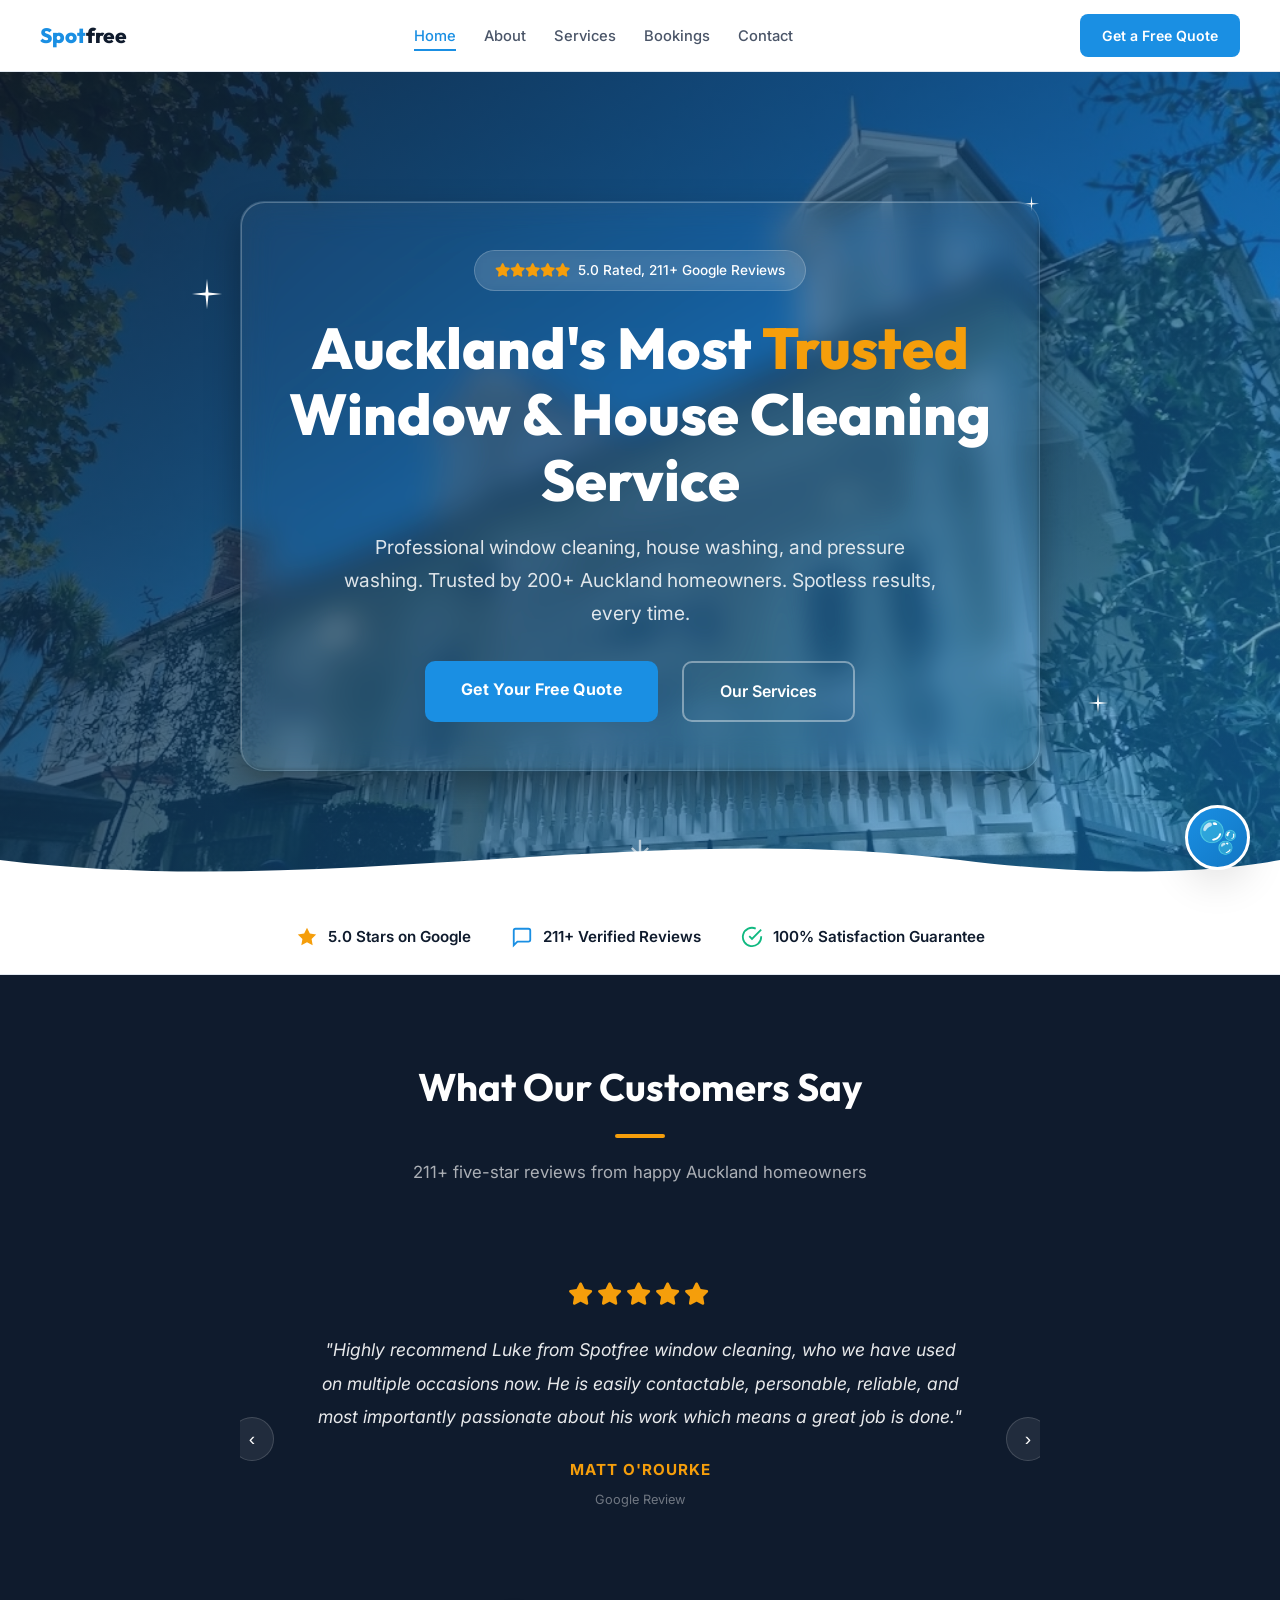
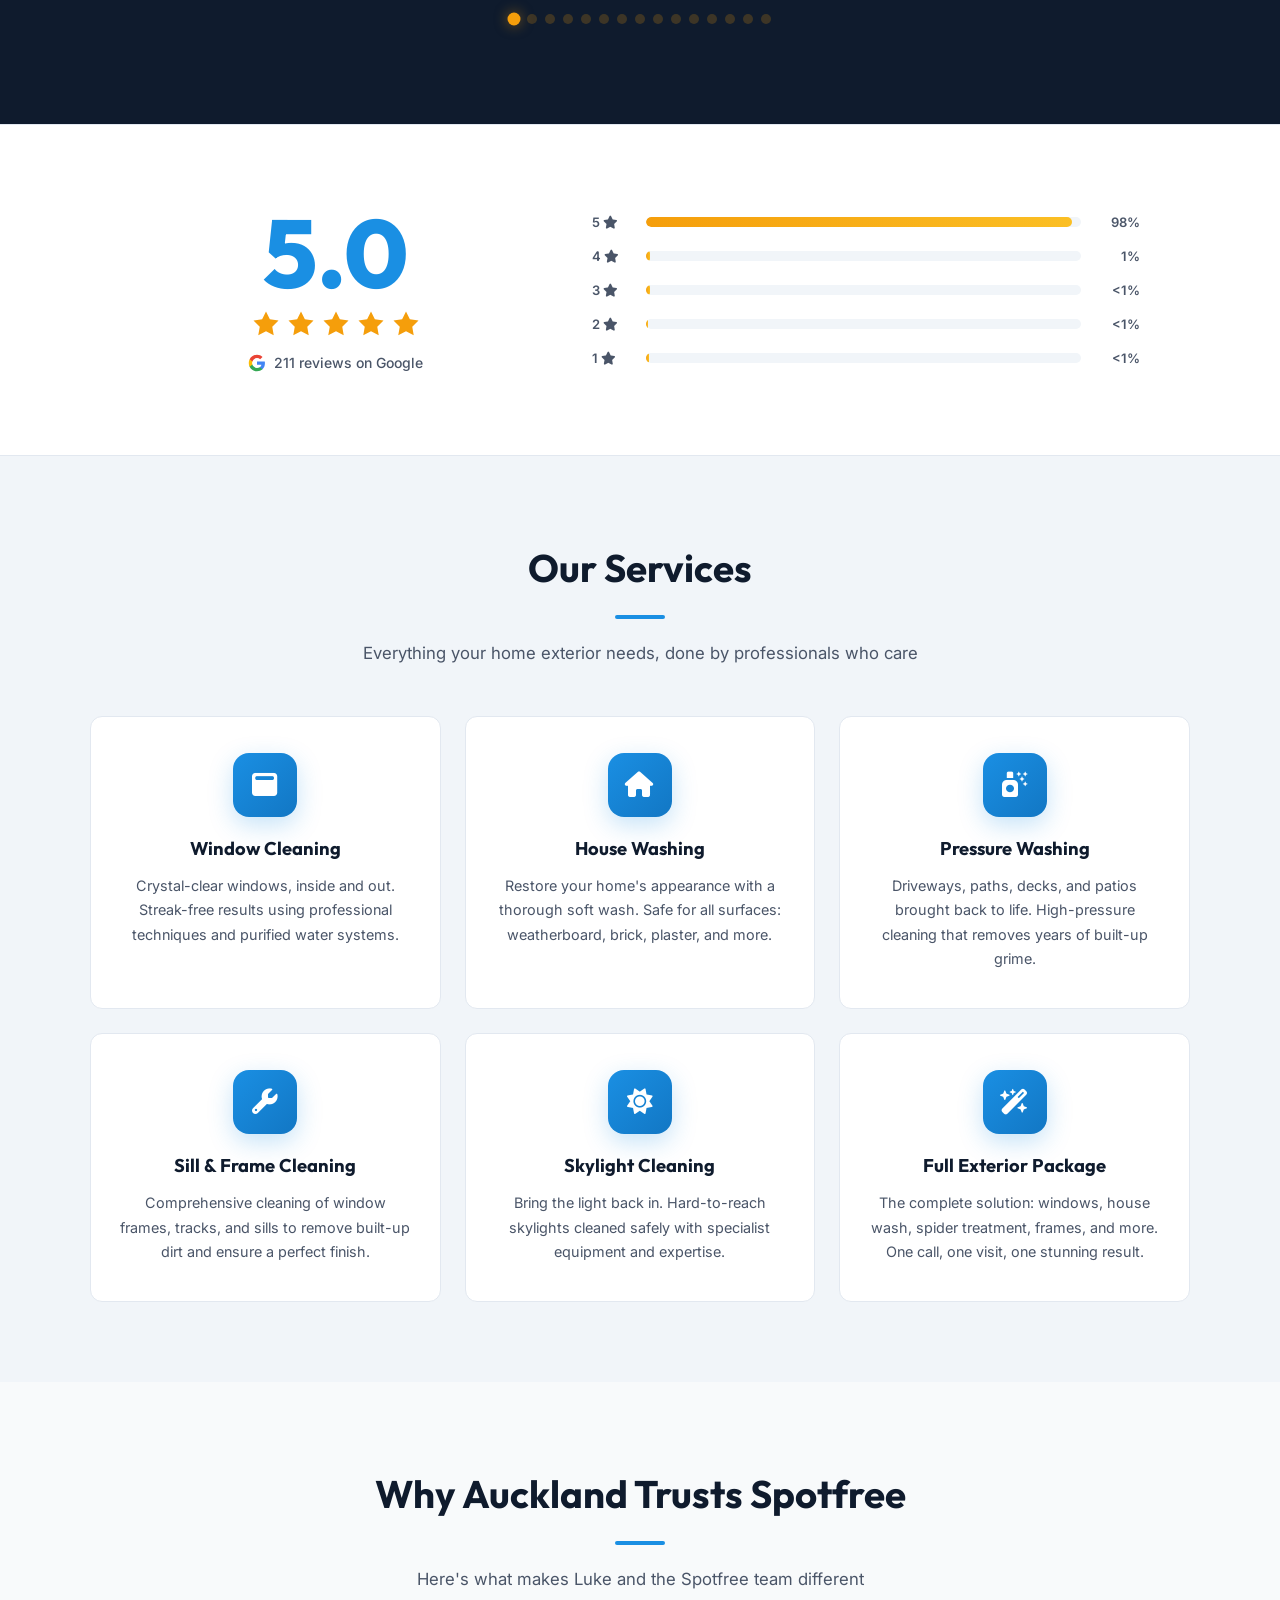
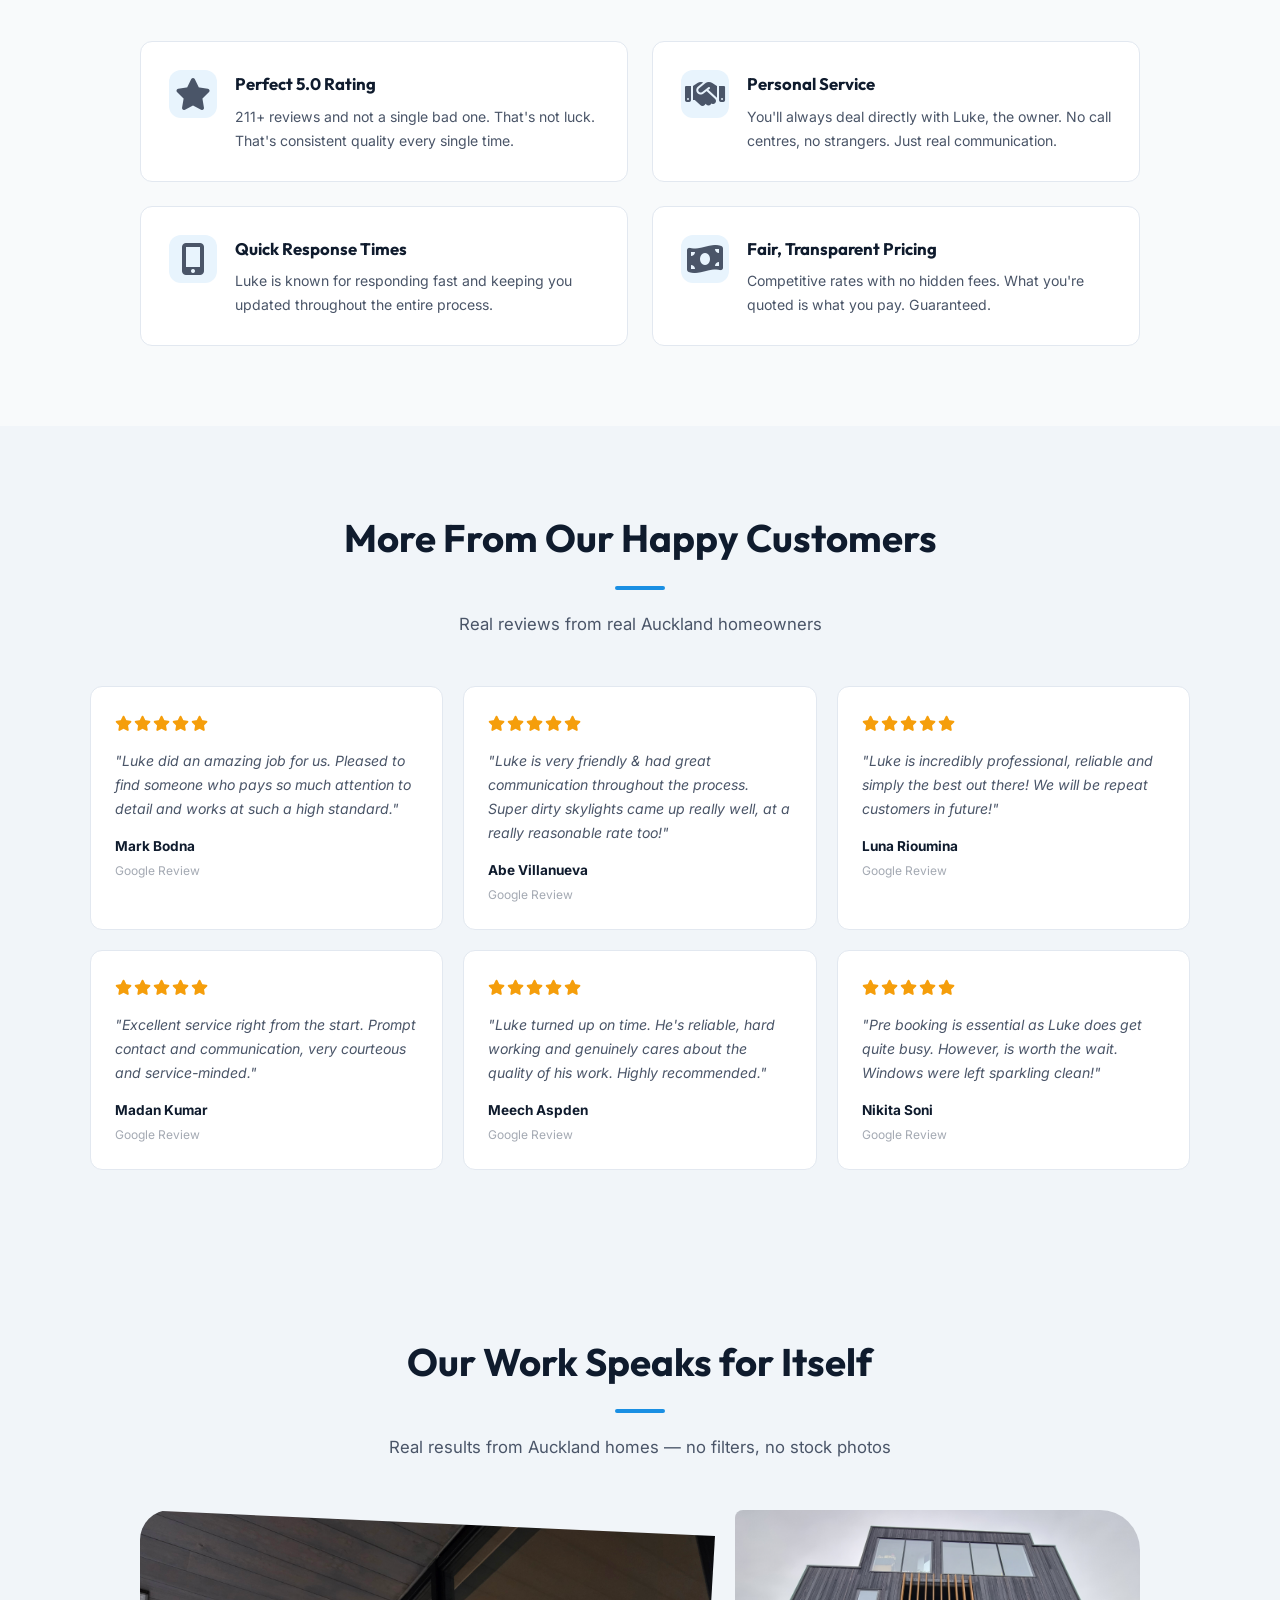
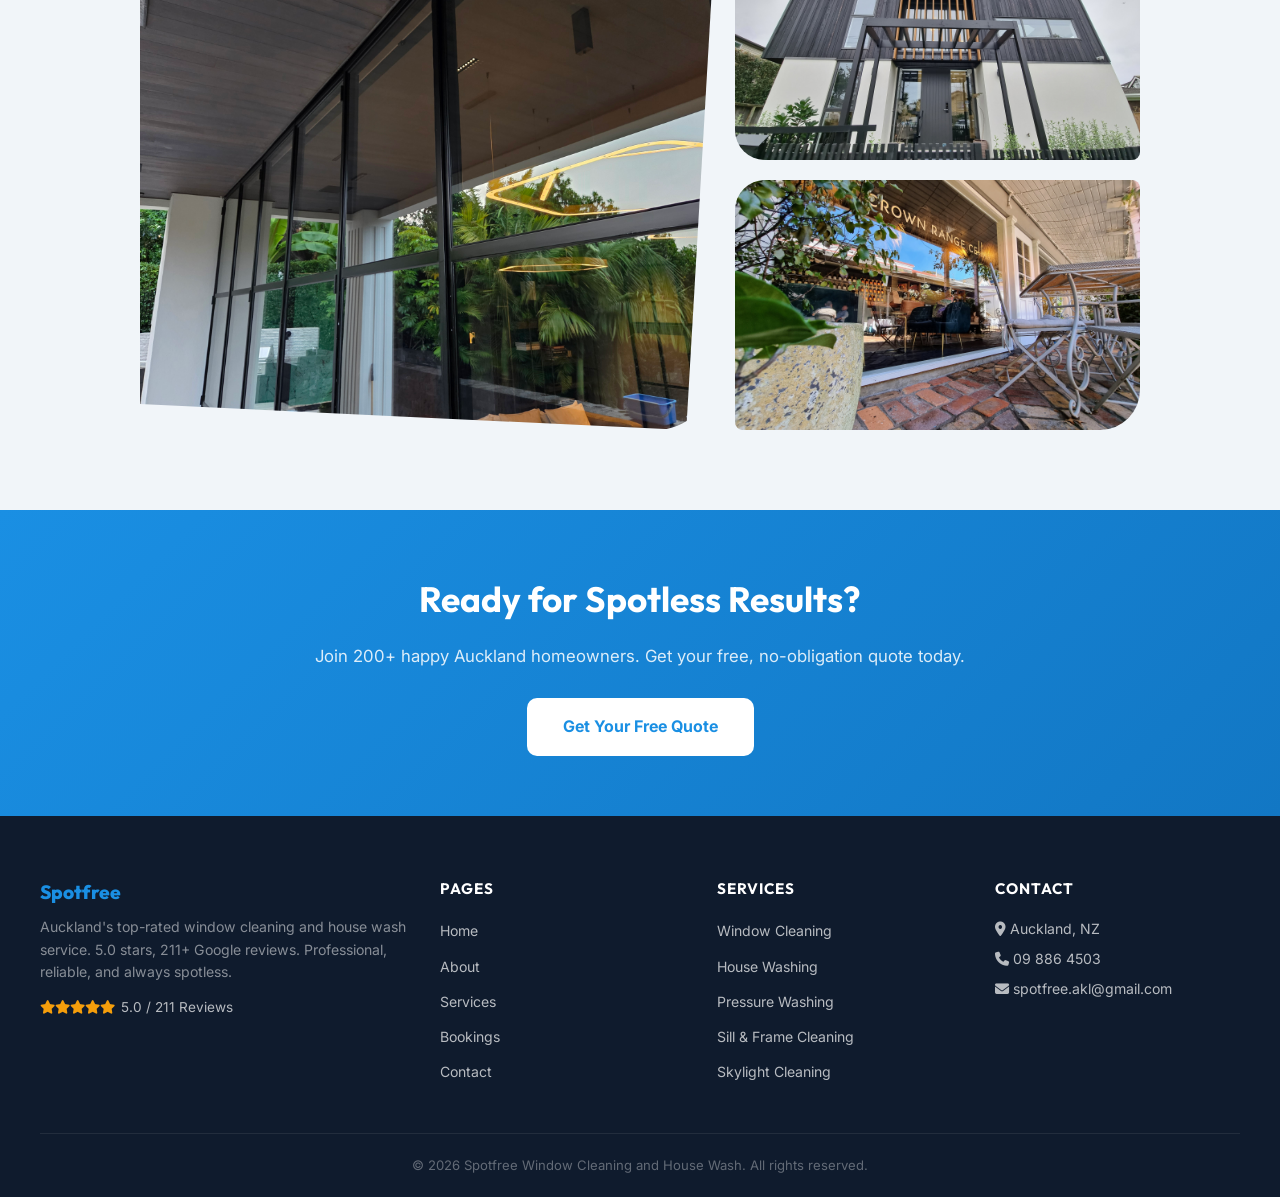
<file: index.html>
<!DOCTYPE html>
<html lang="en">

<head>
    <meta charset="UTF-8">
    <meta name="viewport" content="width=device-width, initial-scale=1.0">
    <meta name="description"
        content="Spotfree Window Cleaning and House Wash. Auckland's top-rated exterior cleaning service. 5.0 stars, 211+ Google reviews. Window cleaning, house washing, pressure washing.">
    <title>Home | Spotfree Window Cleaning &amp; House Wash, Auckland</title>
    <link rel="preconnect" href="https://fonts.googleapis.com">
    <link rel="preconnect" href="https://fonts.gstatic.com" crossorigin>
    <link
        href="https://fonts.googleapis.com/css2?family=Inter:wght@300;400;500;600;700&family=Outfit:wght@400;600;700;800&display=swap"
        rel="stylesheet">
    <style>
        /* ═══════════════ DESIGN TOKENS ═══════════════ */
        :root {
            --color-bg: #f8fafb;
            --color-dark: #0f1b2d;
            --color-accent: #1a8fe3;
            --color-accent-dark: #1277c4;
            --color-accent-light: #e8f4fd;
            --color-text: #4a5568;
            --color-heading: #0f1b2d;
            --color-white: #ffffff;
            --color-gold: #f59e0b;
            --color-gold-light: #fef3c7;
            --color-border: #e2e8f0;
            --color-card: #ffffff;
            --color-section-alt: #f1f5f9;
            --font-heading: 'Outfit', sans-serif;
            --font-body: 'Inter', sans-serif;
            --shadow-sm: 0 1px 3px rgba(0, 0, 0, 0.08);
            --shadow-md: 0 4px 16px rgba(0, 0, 0, 0.1);
            --shadow-lg: 0 12px 40px rgba(0, 0, 0, 0.12);
            --radius: 12px;
        }

        *,
        *::before,
        *::after {
            margin: 0;
            padding: 0;
            box-sizing: border-box;
        }

        html {
            scroll-behavior: smooth;
            overflow-x: hidden;
        }

        body {
            background: var(--color-bg);
            color: var(--color-text);
            font-family: var(--font-body);
            line-height: 1.7;
            overflow-x: hidden;
        }

        a {
            text-decoration: none;
            color: inherit;
        }

        img {
            max-width: 100%;
            display: block;
        }

        /* ═══════════════ SCROLL ANIMATIONS ═══════════════ */
        .fade-in {
            opacity: 0;
            transform: translateY(30px);
            transition: opacity 0.7s ease, transform 0.7s ease;
        }

        .fade-in.visible {
            opacity: 1;
            transform: translateY(0);
        }

        .fade-in-left {
            opacity: 0;
            transform: translateX(-40px);
            transition: opacity 0.7s ease, transform 0.7s ease;
        }

        .fade-in-left.visible {
            opacity: 1;
            transform: translateX(0);
        }

        .fade-in-right {
            opacity: 0;
            transform: translateX(40px);
            transition: opacity 0.7s ease, transform 0.7s ease;
        }

        .fade-in-right.visible {
            opacity: 1;
            transform: translateX(0);
        }

        .scale-in {
            opacity: 0;
            transform: scale(0.92);
            transition: opacity 0.6s ease, transform 0.6s ease;
        }

        .scale-in.visible {
            opacity: 1;
            transform: scale(1);
        }

        /* ═══════════════ HEADER ═══════════════ */
        .site-header {
            position: sticky;
            top: 0;
            z-index: 1000;
            background: rgba(255, 255, 255, 0.95);
            backdrop-filter: blur(12px);
            height: 72px;
            display: flex;
            align-items: center;
            justify-content: space-between;
            padding: 0 40px;
            border-bottom: 1px solid var(--color-border);
        }

        .logo {
            font-family: var(--font-heading);
            color: var(--color-accent);
            font-size: 1.3rem;
            font-weight: 800;
            white-space: nowrap;
        }

        .logo span {
            color: var(--color-heading);
        }

        .nav-links {
            display: flex;
            align-items: center;
            gap: 28px;
            list-style: none;
        }

        .nav-links a {
            font-size: 0.92rem;
            font-weight: 500;
            color: var(--color-text);
            padding-bottom: 4px;
            border-bottom: 2px solid transparent;
            transition: all 0.3s ease;
        }

        .nav-links a:hover,
        .nav-links a.active {
            color: var(--color-accent);
            border-bottom-color: var(--color-accent);
        }

        .header-cta {
            background: var(--color-accent);
            color: var(--color-white);
            font-family: var(--font-body);
            font-weight: 600;
            font-size: 0.88rem;
            padding: 10px 22px;
            border: none;
            border-radius: 8px;
            cursor: pointer;
            transition: all 0.3s ease;
        }

        .header-cta:hover {
            background: var(--color-accent-dark);
            transform: translateY(-1px);
            box-shadow: var(--shadow-md);
        }

        .hamburger {
            display: none;
            background: none;
            border: none;
            color: var(--color-accent);
            font-size: 1.8rem;
            cursor: pointer;
            line-height: 1;
        }

        /* ═══════════════ MOBILE NAV ═══════════════ */
        .mobile-nav {
            display: none;
            position: fixed;
            top: 72px;
            left: 0;
            right: 0;
            bottom: 0;
            background: var(--color-white);
            z-index: 999;
            flex-direction: column;
            align-items: center;
            justify-content: flex-start;
            overflow: hidden;
            max-height: 0;
            transition: max-height 0.4s ease;
        }

        .mobile-nav.open {
            max-height: calc(100vh - 72px);
        }

        .mobile-nav a {
            display: block;
            width: 100%;
            text-align: center;
            padding: 18px 16px;
            font-size: 1.1rem;
            color: var(--color-text);
            border-bottom: 1px solid var(--color-border);
            transition: all 0.3s ease;
        }

        .mobile-nav a:hover,
        .mobile-nav a.active {
            color: var(--color-accent);
            background: var(--color-accent-light);
        }

        .mobile-nav .mobile-cta {
            display: block;
            width: calc(100% - 32px);
            margin: 20px 16px;
            background: var(--color-accent);
            color: var(--color-white);
            text-align: center;
            padding: 14px;
            font-weight: 700;
            border-radius: 8px;
        }

        @media (max-width: 768px) {

            .nav-links,
            .header-cta {
                display: none !important;
            }

            .hamburger {
                display: block;
            }

            .mobile-nav {
                display: flex;
            }

            .site-header {
                padding: 0 20px;
            }
        }

        /* ═══════════════ HERO ═══════════════ */
        .hero {
            position: relative;
            min-height: 92vh;
            display: flex;
            align-items: center;
            justify-content: center;
            text-align: center;
            background: var(--color-dark);
            overflow: hidden;
        }

        .hero-bg {
            position: absolute;
            inset: 0;
            background-image: url('images/real_exterior_01.jpg');
            background-size: cover;
            background-position: center;
        }

        .hero-overlay {
            position: absolute;
            inset: 0;
            background: linear-gradient(135deg, rgba(15, 27, 45, 0.88) 0%, rgba(26, 143, 227, 0.55) 100%);
        }

        /* hero-content styles moved to glassmorphism section */

        @keyframes heroFadeIn {
            from {
                opacity: 0;
                transform: translateY(25px);
            }

            to {
                opacity: 1;
                transform: translateY(0);
            }
        }

        .hero-badge {
            display: inline-flex;
            align-items: center;
            gap: 8px;
            background: rgba(255, 255, 255, 0.12);
            backdrop-filter: blur(8px);
            border: 1px solid rgba(255, 255, 255, 0.2);
            border-radius: 50px;
            padding: 8px 20px;
            font-size: 0.85rem;
            color: var(--color-white);
            margin-bottom: 24px;
            font-weight: 500;
        }

        .hero-badge .stars {
            color: var(--color-gold);
        }

        .hero h1 {
            font-family: var(--font-heading);
            color: var(--color-white);
            font-size: clamp(2.2rem, 5vw, 3.6rem);
            margin-bottom: 18px;
            line-height: 1.15;
            font-weight: 800;
        }

        .hero h1 .accent {
            color: var(--color-gold);
        }

        .hero p {
            font-size: clamp(1rem, 2vw, 1.2rem);
            color: rgba(255, 255, 255, 0.85);
            margin-bottom: 32px;
            max-width: 600px;
            margin-left: auto;
            margin-right: auto;
        }

        .btn-primary {
            display: inline-block;
            background: var(--color-accent);
            color: var(--color-white);
            font-family: var(--font-body);
            font-weight: 700;
            font-size: 1rem;
            padding: 15px 36px;
            border: none;
            border-radius: 10px;
            cursor: pointer;
            transition: all 0.3s ease;
            letter-spacing: 0.3px;
        }

        .btn-primary:hover {
            background: var(--color-accent-dark);
            transform: translateY(-2px);
            box-shadow: 0 8px 25px rgba(26, 143, 227, 0.35);
        }

        .btn-outline {
            display: inline-block;
            background: transparent;
            color: var(--color-white);
            font-family: var(--font-body);
            font-weight: 600;
            font-size: 1rem;
            padding: 15px 36px;
            border: 2px solid rgba(255, 255, 255, 0.4);
            border-radius: 10px;
            cursor: pointer;
            transition: all 0.3s ease;
            margin-left: 12px;
        }

        .btn-outline:hover {
            background: rgba(255, 255, 255, 0.1);
            border-color: var(--color-white);
        }

        .hero-buttons {
            display: flex;
            gap: 12px;
            justify-content: center;
            flex-wrap: wrap;
        }

        .scroll-indicator {
            position: absolute;
            bottom: 30px;
            left: 50%;
            transform: translateX(-50%);
            z-index: 2;
            animation: bounce 2s infinite;
        }

        .scroll-indicator svg {
            width: 28px;
            height: 28px;
            fill: none;
            stroke: rgba(255, 255, 255, 0.6);
            stroke-width: 2;
        }

        @keyframes bounce {

            0%,
            100% {
                transform: translateX(-50%) translateY(0);
            }

            50% {
                transform: translateX(-50%) translateY(10px);
            }
        }

        /* ═══════════════ TRUST STRIP ═══════════════ */
        .trust-strip {
            background: var(--color-white);
            border-bottom: 1px solid var(--color-border);
            padding: 24px 40px;
        }

        .trust-strip-inner {
            max-width: 900px;
            margin: 0 auto;
            display: flex;
            justify-content: center;
            align-items: center;
            gap: 40px;
            flex-wrap: wrap;
        }

        .trust-item {
            display: flex;
            align-items: center;
            gap: 10px;
            font-size: 0.95rem;
            font-weight: 600;
            color: var(--color-heading);
        }

        .trust-item svg {
            width: 22px;
            height: 22px;
            flex-shrink: 0;
        }

        .trust-item .gold {
            color: var(--color-gold);
        }

        .trust-item .blue {
            color: var(--color-accent);
        }

        .trust-item .green {
            color: #10b981;
        }

        /* ═══════════════ SECTIONS ═══════════════ */
        .section {
            padding: 80px 40px;
        }

        .section-alt {
            background: var(--color-section-alt);
        }

        .section-title {
            font-family: var(--font-heading);
            color: var(--color-heading);
            font-size: clamp(1.8rem, 3vw, 2.5rem);
            text-align: center;
            margin-bottom: 10px;
            font-weight: 700;
        }

        .section-subtitle {
            text-align: center;
            color: var(--color-text);
            font-size: 1.05rem;
            margin-bottom: 48px;
            max-width: 600px;
            margin-left: auto;
            margin-right: auto;
        }

        .accent-line {
            width: 50px;
            height: 4px;
            background: var(--color-accent);
            margin: 14px auto 20px;
            border-radius: 2px;
        }

        /* ═══════════════ REVIEW CAROUSEL ═══════════════ */
        .reviews-section {
            background: var(--color-dark);
            padding: 80px 40px;
            overflow: hidden;
        }

        .reviews-section .section-title {
            color: var(--color-white);
        }

        .reviews-section .section-subtitle {
            color: rgba(255, 255, 255, 0.65);
        }

        .reviews-section .accent-line {
            background: var(--color-gold);
        }

        .review-carousel-wrapper {
            max-width: 800px;
            margin: 0 auto;
            position: relative;
            overflow: hidden;
        }

        .review-carousel {
            display: flex;
            transition: transform 0.6s cubic-bezier(0.4, 0, 0.2, 1);
            will-change: transform;
        }

        .review-slide {
            min-width: 100%;
            padding: 40px 20px;
            text-align: center;
        }

        .review-stars {
            color: var(--color-gold);
            font-size: 1.4rem;
            margin-bottom: 20px;
            letter-spacing: 4px;
        }

        .review-text {
            font-size: 1.1rem;
            line-height: 1.9;
            margin-bottom: 24px;
            color: rgba(255, 255, 255, 0.9);
            font-style: italic;
            max-width: 650px;
            margin-left: auto;
            margin-right: auto;
        }

        .review-author {
            font-weight: 700;
            color: var(--color-gold);
            font-size: 0.95rem;
            letter-spacing: 1px;
            text-transform: uppercase;
        }

        .review-date {
            font-size: 0.8rem;
            color: rgba(255, 255, 255, 0.4);
            margin-top: 6px;
        }

        .carousel-dots {
            display: flex;
            justify-content: center;
            gap: 8px;
            margin-top: 20px;
            padding: 10px 0 20px;
            flex-wrap: wrap;
        }

        .carousel-dot {
            width: 10px;
            height: 10px;
            border-radius: 50%;
            background: rgba(245, 158, 11, 0.2);
            border: none;
            cursor: pointer;
            transition: all 0.3s ease;
        }

        .carousel-dot.active {
            background: var(--color-gold);
            transform: scale(1.3);
            box-shadow: 0 0 10px rgba(245, 158, 11, 0.5);
        }

        .carousel-nav {
            position: absolute;
            top: 50%;
            transform: translateY(-50%);
            background: rgba(255, 255, 255, 0.08);
            border: 1px solid rgba(255, 255, 255, 0.15);
            color: var(--color-white);
            width: 44px;
            height: 44px;
            border-radius: 50%;
            font-size: 1.2rem;
            cursor: pointer;
            transition: all 0.3s ease;
            display: flex;
            align-items: center;
            justify-content: center;
        }

        .carousel-nav:hover {
            background: var(--color-accent);
            border-color: var(--color-accent);
        }

        .carousel-prev {
            left: -10px;
            z-index: 10;
        }

        .carousel-next {
            right: -10px;
            z-index: 10;
        }

        @media (max-width: 768px) {
            .carousel-prev {
                left: 0;
            }

            .carousel-next {
                right: 0;
            }
        }

        /* ═══════════════ SOCIAL PROOF ═══════════════ */
        .social-proof-section {
            background: var(--color-white);
            padding: 80px 40px;
            border-top: 1px solid var(--color-border);
            border-bottom: 1px solid var(--color-border);
        }

        .social-proof-grid {
            max-width: 1000px;
            margin: 0 auto;
            display: grid;
            grid-template-columns: 1fr 1.4fr;
            gap: 60px;
            align-items: center;
        }

        .rating-left {
            text-align: center;
            display: flex;
            flex-direction: column;
            align-items: center;
        }

        .rating-number {
            font-family: var(--font-heading);
            font-size: 96px;
            color: var(--color-accent);
            line-height: 1;
            margin-bottom: 8px;
            font-weight: 800;
        }

        .star-row {
            display: flex;
            gap: 5px;
            margin-bottom: 12px;
        }

        .star-svg {
            width: 30px;
            height: 30px;
            transform: scale(0);
            transition: transform 0.4s cubic-bezier(0.175, 0.885, 0.32, 1.275);
        }

        .star-svg.visible {
            transform: scale(1);
        }

        .rating-label {
            display: flex;
            align-items: center;
            gap: 8px;
            font-size: 14px;
            color: var(--color-text);
            font-weight: 500;
        }

        .google-g {
            width: 18px;
            height: 18px;
        }

        .bars-right {
            display: flex;
            flex-direction: column;
            gap: 12px;
        }

        .bar-row {
            display: grid;
            grid-template-columns: 40px 1fr 45px;
            align-items: center;
            gap: 14px;
            opacity: 0;
            transform: translateX(20px);
            transition: all 0.6s ease;
        }

        .bar-row.visible {
            opacity: 1;
            transform: translateX(0);
        }

        .bar-label {
            font-size: 13px;
            color: var(--color-text);
            font-weight: 600;
        }

        .bar-track {
            height: 10px;
            background: var(--color-section-alt);
            border-radius: 5px;
            position: relative;
            overflow: hidden;
        }

        .bar-fill {
            position: absolute;
            left: 0;
            top: 0;
            height: 100%;
            width: 0%;
            border-radius: 5px;
            transition: width 1s cubic-bezier(0.65, 0, 0.35, 1);
        }

        .bar-percent {
            font-size: 13px;
            color: var(--color-text);
            text-align: right;
            font-weight: 600;
        }

        @media (max-width: 768px) {
            .social-proof-grid {
                grid-template-columns: 1fr;
                gap: 40px;
            }

            .rating-number {
                font-size: 72px;
            }
        }

        /* ═══════════════ SERVICES GRID ═══════════════ */
        .services-grid {
            max-width: 1100px;
            margin: 0 auto;
            display: grid;
            grid-template-columns: repeat(3, 1fr);
            gap: 24px;
        }

        .service-card {
            background: var(--color-card);
            border: 1px solid var(--color-border);
            border-radius: var(--radius);
            padding: 36px 28px;
            text-align: center;
            transition: all 0.3s ease;
            position: relative;
            overflow: hidden;
        }

        .service-card:hover {
            transform: translateY(-4px);
            box-shadow: var(--shadow-lg);
            border-color: var(--color-accent);
        }

        .service-card::before {
            content: '';
            position: absolute;
            top: 0;
            left: 0;
            right: 0;
            height: 4px;
            background: var(--color-accent);
            transform: scaleX(0);
            transition: transform 0.3s ease;
        }

        .service-card:hover::before {
            transform: scaleX(1);
        }

        .service-icon {
            font-size: 2.8rem;
            margin-bottom: 16px;
            line-height: 1;
        }

        .service-card h3 {
            font-family: var(--font-heading);
            color: var(--color-heading);
            font-size: 1.15rem;
            margin-bottom: 10px;
            font-weight: 700;
        }

        .service-card p {
            font-size: 0.9rem;
            color: var(--color-text);
            line-height: 1.7;
        }

        @media (max-width: 768px) {
            .services-grid {
                grid-template-columns: 1fr;
            }
        }

        /* ═══════════════ WHY CHOOSE US ═══════════════ */
        .why-grid {
            max-width: 1000px;
            margin: 0 auto;
            display: grid;
            grid-template-columns: repeat(2, 1fr);
            gap: 24px;
        }

        .why-card {
            display: flex;
            align-items: flex-start;
            gap: 18px;
            background: var(--color-white);
            padding: 28px;
            border-radius: var(--radius);
            border: 1px solid var(--color-border);
            transition: all 0.3s ease;
        }

        .why-card:hover {
            box-shadow: var(--shadow-md);
        }

        .why-icon {
            font-size: 2rem;
            flex-shrink: 0;
            width: 48px;
            height: 48px;
            background: var(--color-accent-light);
            border-radius: 12px;
            display: flex;
            align-items: center;
            justify-content: center;
        }

        .why-card h3 {
            font-family: var(--font-heading);
            color: var(--color-heading);
            font-size: 1.05rem;
            margin-bottom: 6px;
            font-weight: 700;
        }

        .why-card p {
            font-size: 0.88rem;
            color: var(--color-text);
        }

        @media (max-width: 768px) {
            .why-grid {
                grid-template-columns: 1fr;
            }
        }

        /* ═══════════════ REVIEW CARD STARS (shared) ═══════════════ */
        .review-card-stars {
            color: var(--color-gold);
            font-size: 0.95rem;
            margin-bottom: 12px;
            letter-spacing: 2px;
        }

        /* ═══════════════ FLOATING AI CHAT WIDGET ═══════════════ */
        .floating-chat-btn {
            position: fixed;
            bottom: 30px;
            right: 30px;
            width: 65px;
            height: 65px;
            background: linear-gradient(135deg, var(--color-accent) 0%, var(--color-accent-dark) 100%);
            border-radius: 50%;
            display: flex;
            align-items: center;
            justify-content: center;
            color: var(--color-white);
            font-size: 32px;
            box-shadow: var(--shadow-lg);
            cursor: pointer;
            z-index: 9999;
            transition: all 0.3s cubic-bezier(0.175, 0.885, 0.32, 1.275);
            border: 3px solid var(--color-white);
        }

        .floating-chat-btn:hover {
            transform: scale(1.1) rotate(5deg);
            box-shadow: 0 15px 35px rgba(26, 143, 227, 0.4);
        }

        .chat-modal-overlay {
            position: fixed;
            inset: 0;
            background: rgba(15, 27, 45, 0.9);
            z-index: 10000;
            display: flex;
            align-items: center;
            justify-content: center;
            opacity: 0;
            pointer-events: none;
            backdrop-filter: blur(8px);
            -webkit-backdrop-filter: blur(8px);
            transition: opacity 0.4s ease;
        }

        .chat-modal-overlay.active {
            opacity: 1;
            pointer-events: auto;
        }

        .chat-modal-content {
            width: 100%;
            height: 100%;
            position: relative;
            transform: scale(0.95) translateY(20px);
            transition: all 0.4s cubic-bezier(0.175, 0.885, 0.32, 1.275);
            background: transparent;
        }

        .chat-modal-overlay.active .chat-modal-content {
            transform: scale(1) translateY(0);
        }

        .chat-modal-close {
            position: absolute;
            top: 25px;
            right: 35px;
            width: 55px;
            height: 55px;
            background: rgba(0, 0, 0, 0.6);
            border: 2px solid rgba(255, 255, 255, 0.4);
            border-radius: 50%;
            color: white;
            font-size: 28px;
            display: flex;
            align-items: center;
            justify-content: center;
            cursor: pointer;
            z-index: 10001;
            transition: all 0.2s ease;
        }

        .chat-modal-close:hover {
            background: var(--color-accent);
            transform: rotate(90deg);
        }

        .chat-modal-iframe {
            width: 100%;
            height: 100%;
            border: none;
            border-radius: 0;
        }
        /* ═══════════════ REVIEW WALL ═══════════════ */
        .review-wall {
            max-width: 1100px;
            margin: 0 auto;
            display: grid;
            grid-template-columns: repeat(3, 1fr);
            gap: 20px;
        }

        .review-card {
            background: var(--color-white);
            border: 1px solid var(--color-border);
            border-radius: var(--radius);
            padding: 24px;
            transition: all 0.3s ease;
        }

        .review-card:hover {
            box-shadow: var(--shadow-md);
            transform: translateY(-2px);
        }

        .review-card-stars {
            color: var(--color-gold);
            font-size: 0.95rem;
            margin-bottom: 12px;
            letter-spacing: 2px;
        }

        .review-card-text {
            font-size: 0.88rem;
            color: var(--color-text);
            line-height: 1.7;
            margin-bottom: 14px;
            font-style: italic;
        }

        .review-card-author {
            font-weight: 700;
            color: var(--color-heading);
            font-size: 0.85rem;
        }

        .review-card-date {
            font-size: 0.75rem;
            color: var(--color-text);
            opacity: 0.5;
            margin-top: 3px;
        }

        @media (max-width: 768px) {
            .review-wall {
                grid-template-columns: 1fr;
            }
        }

        @media (min-width: 769px) and (max-width: 1024px) {
            .review-wall {
                grid-template-columns: repeat(2, 1fr);
            }
        }

        /* ═══════════════ CTA BANNER ═══════════════ */
        .cta-banner {
            background: linear-gradient(135deg, var(--color-accent) 0%, var(--color-accent-dark) 100%);
            padding: 60px 40px;
            text-align: center;
        }

        .cta-banner h2 {
            font-family: var(--font-heading);
            color: var(--color-white);
            font-size: clamp(1.6rem, 3vw, 2.2rem);
            margin-bottom: 12px;
            font-weight: 700;
        }

        .cta-banner p {
            color: rgba(255, 255, 255, 0.85);
            font-size: 1.05rem;
            margin-bottom: 28px;
        }

        .btn-white {
            display: inline-block;
            background: var(--color-white);
            color: var(--color-accent);
            font-family: var(--font-body);
            font-weight: 700;
            font-size: 1rem;
            padding: 15px 36px;
            border: none;
            border-radius: 10px;
            cursor: pointer;
            transition: all 0.3s ease;
        }

        .btn-white:hover {
            transform: translateY(-2px);
            box-shadow: 0 8px 25px rgba(0, 0, 0, 0.2);
        }



        /* ═══════════════ FOOTER ═══════════════ */
        .site-footer {
            background: var(--color-dark);
            padding: 60px 40px 0;
            color: rgba(255, 255, 255, 0.7);
        }

        .footer-grid {
            display: grid;
            grid-template-columns: 1.5fr 1fr 1fr 1fr;
            gap: 2rem;
            max-width: 1200px;
            margin: 0 auto;
            padding-bottom: 40px;
        }

        .footer-brand .footer-logo {
            font-family: var(--font-heading);
            color: var(--color-accent);
            font-size: 1.2rem;
            font-weight: 800;
            margin-bottom: 8px;
        }

        .footer-brand .footer-tagline {
            font-size: 0.88rem;
            color: rgba(255, 255, 255, 0.5);
            line-height: 1.6;
        }

        .footer-heading {
            font-family: var(--font-heading);
            color: var(--color-white);
            font-size: 0.95rem;
            font-weight: 700;
            margin-bottom: 16px;
            text-transform: uppercase;
            letter-spacing: 1px;
        }

        .footer-nav ul {
            list-style: none;
        }

        .footer-nav ul li {
            margin-bottom: 8px;
        }

        .footer-nav a {
            font-size: 0.88rem;
            transition: color 0.3s ease;
        }

        .footer-nav a:hover {
            color: var(--color-accent);
        }

        .footer-contact p {
            font-size: 0.88rem;
            margin-bottom: 6px;
        }

        .footer-rating {
            display: flex;
            align-items: center;
            gap: 6px;
            margin-top: 12px;
            font-size: 0.85rem;
        }

        .footer-rating .stars {
            color: var(--color-gold);
        }

        .footer-bottom {
            border-top: 1px solid rgba(255, 255, 255, 0.08);
            padding: 20px 0;
            text-align: center;
            font-size: 0.82rem;
            color: rgba(255, 255, 255, 0.35);
            max-width: 1200px;
            margin: 0 auto;
        }

        @media (max-width: 768px) {
            .footer-grid {
                grid-template-columns: 1fr;
                text-align: center;
            }

            .footer-rating {
                justify-content: center;
            }

            .section {
                padding: 60px 20px;
            }

            .trust-strip {
                padding: 20px;
            }

            .trust-strip-inner {
                gap: 20px;
            }
        }

        /* ═══════════════ GLASSMORPHISM HERO ═══════════════ */
        .hero-inner {
            position: relative;
            z-index: 2;
            perspective: 1000px; /* For 3D glass tilt */
            display: flex;
            justify-content: center;
        }

        /* ═══════════════ HERO SPARKLES & GLASS GLARE ═══════════════ */
        .hero-sparkles {
            position: absolute;
            inset: 0;
            z-index: 1;
            overflow: hidden;
            pointer-events: none;
        }
        .sparkle {
            position: absolute;
            width: 20px;
            height: 20px;
            background: white;
            clip-path: polygon(50% 0%, 55% 45%, 100% 50%, 55% 55%, 50% 100%, 45% 55%, 0% 50%, 45% 45%);
            box-shadow: 0 0 10px rgba(255, 255, 255, 0.8), 0 0 20px rgba(26, 143, 227, 0.6);
            animation: twinkle var(--duration) var(--delay) ease-in-out infinite;
        }
        .sparkle:nth-child(1) { width: 30px; height: 30px; left: 15%; top: 25%; --duration: 4s; --delay: 0s; }
        .sparkle:nth-child(2) { width: 15px; height: 15px; left: 80%; top: 15%; --duration: 5s; --delay: 1s; }
        .sparkle:nth-child(3) { width: 25px; height: 25px; left: 65%; top: 50%; --duration: 3.5s; --delay: 2s; }
        .sparkle:nth-child(4) { width: 40px; height: 40px; left: 25%; top: 65%; --duration: 6s; --delay: 0.5s; }
        .sparkle:nth-child(5) { width: 20px; height: 20px; left: 85%; top: 75%; --duration: 4.5s; --delay: 1.5s; }

        @keyframes twinkle {
            0%, 100% { transform: scale(0.5) rotate(0deg); opacity: 0.2; }
            50% { transform: scale(1.2) rotate(45deg); opacity: 1; filter: drop-shadow(0 0 8px white); }
        }

        /* Interactive glass glare & 3D Tilt */
        .hero-content {
            position: relative;
            z-index: 2;
            max-width: 800px;
            padding: 48px 40px;
            animation: heroFadeIn 1s ease forwards;
            
            /* Advanced Glassmorphism */
            background: rgba(255, 255, 255, 0.05);
            backdrop-filter: blur(16px) saturate(120%);
            -webkit-backdrop-filter: blur(16px) saturate(120%);
            border: 1px solid rgba(255, 255, 255, 0.1);
            border-radius: 24px;
            box-shadow: 
                0 15px 35px rgba(0, 0, 0, 0.3),
                inset 1px 1px 0px 0px rgba(255, 255, 255, 0.25),
                inset -2px -2px 2px 0px rgba(0, 0, 0, 0.1);
            
            overflow: hidden; 
            transform-style: preserve-3d;
            transition: transform 0.6s cubic-bezier(0.165, 0.84, 0.44, 1);
        }
        
        .hero-inner:hover .hero-content {
            transform: rotateY(var(--rotate-y, 0)) rotateX(var(--rotate-x, 0));
        }

        .hero-content::before {
            content: '';
            position: absolute;
            top: 0; left: 0; right: 0; bottom: 0;
            background: radial-gradient(circle at var(--mouse-x, 0) var(--mouse-y, 0), rgba(255, 255, 255, 0.35) 0%, transparent 50%);
            pointer-events: none;
            z-index: 2; /* Sits above standard background */
            transition: opacity 0.5s;
            opacity: 0;
        }
        .hero-inner:hover .hero-content::before {
            opacity: 1;
        }
        
        /* Apply 3D pop out to inner items */
        .hero-content > * {
            transform: translateZ(30px);
            position: relative;
            z-index: 3;
        }

        /* ═══════════════ HERO STAR SHIMMER ═══════════════ */
        .hero-badge .stars i {
            animation: starPulse 2s ease-in-out infinite;
        }
        .hero-badge .stars i:nth-child(1) { animation-delay: 0s; }
        .hero-badge .stars i:nth-child(2) { animation-delay: 0.15s; }
        .hero-badge .stars i:nth-child(3) { animation-delay: 0.3s; }
        .hero-badge .stars i:nth-child(4) { animation-delay: 0.45s; }
        .hero-badge .stars i:nth-child(5) { animation-delay: 0.6s; }

        @keyframes starPulse {
            0%, 100% { transform: scale(1); filter: brightness(1); }
            50% { transform: scale(1.2); filter: brightness(1.4) drop-shadow(0 0 6px rgba(245, 158, 11, 0.6)); }
        }

        /* ═══════════════ STAGGERED HERO TEXT ═══════════════ */
        @keyframes heroSlideUp {
            from { opacity: 0; transform: translateY(30px); }
            to { opacity: 1; transform: translateY(0); }
        }
        .hero-badge { animation: heroSlideUp 0.8s 0.2s ease both; }
        .hero h1 { animation: heroSlideUp 0.8s 0.4s ease both; }
        .hero p { animation: heroSlideUp 0.8s 0.6s ease both; }
        .hero-buttons { animation: heroSlideUp 0.8s 0.8s ease both; }

        /* ═══════════════ WAVE DIVIDER ═══════════════ */
        .wave-divider {
            position: relative;
            height: 80px;
            overflow: hidden;
            background: transparent;
            margin-top: -80px;
            z-index: 10;
        }
        .wave-divider svg {
            position: absolute;
            bottom: 0;
            width: 100%;
            height: 80px;
        }
        .wave-divider-bottom {
            background: var(--color-white);
        }
        .wave-divider-bottom svg {
            top: 0;
            bottom: auto;
        }

        /* ═══════════════ PHOTO SHOWCASE ═══════════════ */
        .photo-showcase {
            padding: 80px 40px;
            background: var(--color-section-alt);
        }
        .photo-grid {
            max-width: 1000px;
            margin: 0 auto;
            display: grid;
            grid-template-columns: repeat(12, 1fr);
            grid-auto-rows: 250px;
            gap: 20px;
        }
        .photo-item {
            overflow: hidden;
            position: relative;
            transition: all 0.6s cubic-bezier(0.4, 0, 0.2, 1);
            background: #fff;
        }
        .photo-item:hover {
            transform: scale(1.02) rotate(1deg);
            z-index: 2;
            box-shadow: 0 20px 60px rgba(0, 0, 0, 0.3);
        }
        .photo-item img {
            width: 100%;
            height: 100%;
            object-fit: cover;
            transition: transform 0.8s cubic-bezier(0.4, 0, 0.2, 1);
        }
        .photo-item:hover img {
            transform: scale(1.08);
        }
        
        /* Sweep Shine Effect */
        .photo-item::before {
            content: '';
            position: absolute;
            top: 0;
            left: -100%;
            width: 50%;
            height: 100%;
            background: linear-gradient(to right, rgba(255,255,255,0) 0%, rgba(255,255,255,0.4) 50%, rgba(255,255,255,0) 100%);
            transform: skewX(-25deg);
            z-index: 2;
            pointer-events: none;
            transition: none;
        }
        .photo-item:hover::before {
            animation: shine 1s;
        }
        @keyframes shine {
            100% {
                left: 200%;
            }
        }

        /* 3-Image Dynamic shapes */
        .photo-item:nth-child(1) {
            grid-column: 1 / 8;
            grid-row: 1 / 3;
            border-radius: 30px 8px 60px 8px;
            clip-path: polygon(0% 0%, 100% 5%, 95% 100%, 0% 95%);
        }
        .photo-item:nth-child(2) {
            grid-column: 8 / 13;
            grid-row: 1 / 2;
            border-radius: 8px 40px 8px 30px;
        }
        .photo-item:nth-child(3) {
            grid-column: 8 / 13;
            grid-row: 2 / 3;
            border-radius: 30px 8px 40px 8px;
        }

        @media (max-width: 768px) {
            .photo-grid {
                grid-template-columns: 1fr;
                grid-auto-rows: 250px;
            }
            .photo-item:nth-child(1),
            .photo-item:nth-child(2),
            .photo-item:nth-child(3) {
                grid-column: 1 / -1;
                grid-row: auto;
                clip-path: none;
                border-radius: 20px 8px 20px 8px;
            }
        }

        /* ═══════════════ GLASSMORPHISM SERVICE CARDS ═══════════════ */
        .service-card .service-icon {
            width: 64px;
            height: 64px;
            background: linear-gradient(135deg, var(--color-accent), var(--color-accent-dark));
            color: white;
            border-radius: 16px;
            display: flex;
            align-items: center;
            justify-content: center;
            font-size: 1.6rem;
            margin: 0 auto 16px;
            box-shadow: 0 8px 24px rgba(26, 143, 227, 0.25);
            transition: transform 0.3s ease, box-shadow 0.3s ease;
        }
        .service-card:hover .service-icon {
            transform: translateY(-4px) rotate(5deg);
            box-shadow: 0 12px 32px rgba(26, 143, 227, 0.35);
        }

    </style>
    <link rel="stylesheet" href="https://cdnjs.cloudflare.com/ajax/libs/font-awesome/6.5.1/css/all.min.css" crossorigin="anonymous" referrerpolicy="no-referrer">
</head>

<body>
    <!-- ═══════════════ HEADER ═══════════════ -->
    <header class="site-header" id="site-header">
        <a href="./" class="logo">Spot<span>free</span></a>
        <nav>
            <ul class="nav-links">
                <li><a href="./" class="active">Home</a></li>
                <li><a href="about/">About</a></li>
                <li><a href="services/">Services</a></li>
                <li><a href="bookings/">Bookings</a></li>
                <li><a href="contact/">Contact</a></li>
            </ul>
        </nav>
        <a href="#" class="header-cta" onclick="event.preventDefault(); openChatWithQuote();">Get a Free Quote</a>
        <button class="hamburger" id="hamburger" aria-label="Open menu"><i class="fa-solid fa-bars"></i></button>
    </header>

    <nav class="mobile-nav" id="mobile-nav">
        <a href="./" class="active">Home</a>
        <a href="about/">About</a>
        <a href="services/">Services</a>
        <a href="bookings/">Bookings</a>
        <a href="contact/">Contact</a>
        <a href="#" class="mobile-cta" onclick="event.preventDefault(); openChatWithQuote();">Get a Free Quote</a>
    </nav>

    <!-- ═══════════════ HERO ═══════════════ -->
    <section class="hero" id="hero">
        <div class="hero-bg"></div>
        <div class="hero-overlay"></div>
        <div class="hero-sparkles">
            <div class="sparkle"></div>
            <div class="sparkle"></div>
            <div class="sparkle"></div>
            <div class="sparkle"></div>
            <div class="sparkle"></div>
        </div>
        <div class="hero-inner">
            <div class="hero-content">
                <div class="hero-badge">
                <span class="stars"><i class="fa-solid fa-star"></i><i class="fa-solid fa-star"></i><i class="fa-solid fa-star"></i><i class="fa-solid fa-star"></i><i class="fa-solid fa-star"></i></span>
                <span>5.0 Rated, 211+ Google Reviews</span>
            </div>
            <h1>Auckland's Most <span class="accent">Trusted</span> Window & House Cleaning Service</h1>
            <p>Professional window cleaning, house washing, and pressure washing. Trusted by 200+ Auckland homeowners.
                Spotless results, every time.</p>
            <div class="hero-buttons">
                <a href="#" class="btn-primary" id="hero-quote-btn" onclick="event.preventDefault(); openChatWithQuote();">Get Your Free Quote</a>
                <a href="services/" class="btn-outline">Our Services</a>
            </div>
            </div>
        </div>
        <div class="scroll-indicator">
            <svg viewBox="0 0 24 24">
                <path d="M12 5v14M5 12l7 7 7-7" />
            </svg>
        </div>
    </section>


    <!-- ═══════════════ WAVE DIVIDER ═══════════════ -->
    <div class="wave-divider">
        <svg viewBox="0 0 1440 80" preserveAspectRatio="none">
            <path d="M0,40 C360,80 720,0 1080,40 C1260,60 1380,50 1440,40 L1440,80 L0,80 Z" fill="#ffffff"/>
        </svg>
    </div>

    <!-- ═══════════════ TRUST STRIP ═══════════════ -->
    <div class="trust-strip">
        <div class="trust-strip-inner">
            <div class="trust-item">
                <svg class="gold" viewBox="0 0 24 24" fill="currentColor">
                    <path
                        d="M12 2l3.09 6.26L22 9.27l-5 4.87 1.18 6.88L12 17.77l-6.18 3.25L7 14.14 2 9.27l6.91-1.01L12 2z" />
                </svg>
                <span>5.0 Stars on Google</span>
            </div>
            <div class="trust-item">
                <svg class="blue" viewBox="0 0 24 24" fill="none" stroke="currentColor" stroke-width="2">
                    <path d="M21 15a2 2 0 0 1-2 2H7l-4 4V5a2 2 0 0 1 2-2h14a2 2 0 0 1 2 2z" />
                </svg>
                <span>211+ Verified Reviews</span>
            </div>
            <div class="trust-item">
                <svg class="green" viewBox="0 0 24 24" fill="none" stroke="currentColor" stroke-width="2">
                    <path d="M22 11.08V12a10 10 0 1 1-5.93-9.14" />
                    <polyline points="22 4 12 14.01 9 11.01" />
                </svg>
                <span>100% Satisfaction Guarantee</span>
            </div>
        </div>
    </div>

    <!-- ═══════════════ REVIEWS CAROUSEL ═══════════════ -->
    <section class="reviews-section" id="reviews">
        <h2 class="section-title">What Our Customers Say</h2>
        <div class="accent-line"></div>
        <p class="section-subtitle">211+ five-star reviews from happy Auckland homeowners</p>

        <div class="review-carousel-wrapper">
            <button class="carousel-nav carousel-prev" id="carousel-prev" aria-label="Previous review">‹</button>
            <button class="carousel-nav carousel-next" id="carousel-next" aria-label="Next review">›</button>
            <div class="review-carousel" id="review-carousel">
                <div class="review-slide">
                    <div class="review-stars"><i class="fa-solid fa-star"></i><i class="fa-solid fa-star"></i><i class="fa-solid fa-star"></i><i class="fa-solid fa-star"></i><i class="fa-solid fa-star"></i></div>
                    <p class="review-text">"Highly recommend Luke from Spotfree window cleaning, who we have used on
                        multiple occasions now. He is easily contactable, personable, reliable, and most importantly
                        passionate about his work which means a great job is done."</p>
                    <div class="review-author">Matt O'Rourke</div>
                    <div class="review-date">Google Review</div>
                </div>
                <div class="review-slide">
                    <div class="review-stars"><i class="fa-solid fa-star"></i><i class="fa-solid fa-star"></i><i class="fa-solid fa-star"></i><i class="fa-solid fa-star"></i><i class="fa-solid fa-star"></i></div>
                    <p class="review-text">"Hands down Luke is one of the best professionals I have hired services from.
                        Rarely do you get to see the good 'ol classic work ethics that he possesses... Luke will go far
                        in whatever he chooses to do. <i class="fa-solid fa-thumbs-up"></i><i class="fa-solid fa-hands-clapping"></i>"</p>
                    <div class="review-author">Vash Vyas</div>
                    <div class="review-date">Google Review</div>
                </div>
                <div class="review-slide">
                    <div class="review-stars"><i class="fa-solid fa-star"></i><i class="fa-solid fa-star"></i><i class="fa-solid fa-star"></i><i class="fa-solid fa-star"></i><i class="fa-solid fa-star"></i></div>
                    <p class="review-text">"Excellent service. Luke went above and beyond to fit us in on short notice.
                        His work was impeccable. Would certainly recommend him to others."</p>
                    <div class="review-author">Emily Joubert</div>
                    <div class="review-date">Google Review</div>
                </div>
                <div class="review-slide">
                    <div class="review-stars"><i class="fa-solid fa-star"></i><i class="fa-solid fa-star"></i><i class="fa-solid fa-star"></i><i class="fa-solid fa-star"></i><i class="fa-solid fa-star"></i></div>
                    <p class="review-text">"Luke did an amazing job for us. Pleased to find someone who pays so much
                        attention to detail and works at such a high standard... I'd be more than happy to recommend
                        Luke as our experience was very positive."</p>
                    <div class="review-author">Mark Bodna</div>
                    <div class="review-date">Google Review</div>
                </div>
                <div class="review-slide">
                    <div class="review-stars"><i class="fa-solid fa-star"></i><i class="fa-solid fa-star"></i><i class="fa-solid fa-star"></i><i class="fa-solid fa-star"></i><i class="fa-solid fa-star"></i></div>
                    <p class="review-text">"Luke did a great job for our window cleaning. He is super friendly and
                        responsible. He always responds to messages quickly with patience... I would highly recommend
                        him!"</p>
                    <div class="review-author">Weiyu Wang</div>
                    <div class="review-date">Google Review</div>
                </div>
                <div class="review-slide">
                    <div class="review-stars"><i class="fa-solid fa-star"></i><i class="fa-solid fa-star"></i><i class="fa-solid fa-star"></i><i class="fa-solid fa-star"></i><i class="fa-solid fa-star"></i></div>
                    <p class="review-text">"Luke is very friendly & had great communication throughout the process. We
                        had super dirty skylights that came up really well after he cleaned them... at a really
                        reasonable rate too!"</p>
                    <div class="review-author">Abe Villanueva</div>
                    <div class="review-date">Google Review</div>
                </div>
                <div class="review-slide">
                    <div class="review-stars"><i class="fa-solid fa-star"></i><i class="fa-solid fa-star"></i><i class="fa-solid fa-star"></i><i class="fa-solid fa-star"></i><i class="fa-solid fa-star"></i></div>
                    <p class="review-text">"Spotfree did an excellent job with our house wash and window cleaning!
                        Highly recommended. Luke is passionate about his work and is great to deal with. Thanks Luke"
                    </p>
                    <div class="review-author">Bindi Norwell</div>
                    <div class="review-date">Google Review</div>
                </div>
                <div class="review-slide">
                    <div class="review-stars"><i class="fa-solid fa-star"></i><i class="fa-solid fa-star"></i><i class="fa-solid fa-star"></i><i class="fa-solid fa-star"></i><i class="fa-solid fa-star"></i></div>
                    <p class="review-text">"Luke is incredibly professional, reliable and simply the best out there! We
                        really enjoyed meeting him and will be repeat customers in future!"</p>
                    <div class="review-author">Luna Rioumina</div>
                    <div class="review-date">Google Review</div>
                </div>
                <div class="review-slide">
                    <div class="review-stars"><i class="fa-solid fa-star"></i><i class="fa-solid fa-star"></i><i class="fa-solid fa-star"></i><i class="fa-solid fa-star"></i><i class="fa-solid fa-star"></i></div>
                    <p class="review-text">"We're so glad we got Luke to do our windows, inside and out. It was a big
                        job and they came out so well. Extremely happy. We loved how Luke was down to earth, passionate
                        and easy to communicate with."</p>
                    <div class="review-author">Chloe Dickinson</div>
                    <div class="review-date">Google Review</div>
                </div>
                <div class="review-slide">
                    <div class="review-stars"><i class="fa-solid fa-star"></i><i class="fa-solid fa-star"></i><i class="fa-solid fa-star"></i><i class="fa-solid fa-star"></i><i class="fa-solid fa-star"></i></div>
                    <p class="review-text">"Spotfree Window Cleaning did a complete house wash, spider treatment, sill &
                        frame clean, window clean inside and out and
                        clean, window clean inside and out and pressure clean... Luke did a fantastic job. He provided a
                        professional, friendly and well priced service."</p>
                    <div class="review-author">Elizabeth Hanham</div>
                    <div class="review-date">Google Review</div>
                </div>
                <div class="review-slide">
                    <div class="review-stars"><i class="fa-solid fa-star"></i><i class="fa-solid fa-star"></i><i class="fa-solid fa-star"></i><i class="fa-solid fa-star"></i><i class="fa-solid fa-star"></i></div>
                    <p class="review-text">"Luke turned up on time. He's reliable, hard working and genuinely cares
                        about the quality of his work. I will for sure be using his service again. Highly recommended."
                    </p>
                    <div class="review-author">Meech Aspden</div>
                    <div class="review-date">Google Review</div>
                </div>
                <div class="review-slide">
                    <div class="review-stars"><i class="fa-solid fa-star"></i><i class="fa-solid fa-star"></i><i class="fa-solid fa-star"></i><i class="fa-solid fa-star"></i><i class="fa-solid fa-star"></i></div>
                    <p class="review-text">"Luke does such a great job, we have had him do our windows twice now, and
                        about to book again. Truly a spotless finish, really good value, highly recommended."</p>
                    <div class="review-author">Laydee Lala</div>
                    <div class="review-date">Google Review</div>
                </div>
                <div class="review-slide">
                    <div class="review-stars"><i class="fa-solid fa-star"></i><i class="fa-solid fa-star"></i><i class="fa-solid fa-star"></i><i class="fa-solid fa-star"></i><i class="fa-solid fa-star"></i></div>
                    <p class="review-text">"Excellent service right from the start. Prompt contact and communication,
                        Luke kept us updated right through the completion of the job. Very courteous and
                        service-minded."</p>
                    <div class="review-author">Madan Kumar</div>
                    <div class="review-date">Google Review</div>
                </div>
                <div class="review-slide">
                    <div class="review-stars"><i class="fa-solid fa-star"></i><i class="fa-solid fa-star"></i><i class="fa-solid fa-star"></i><i class="fa-solid fa-star"></i><i class="fa-solid fa-star"></i></div>
                    <p class="review-text">"Pre booking is essential as Luke does get quite busy. However, is worth the
                        wait, windows were left sparkling clean, inside and out! Absolutely worth it. Great customer
                        service as well :)"</p>
                    <div class="review-author">Nikita Soni</div>
                    <div class="review-date">Google Review</div>
                </div>
                <div class="review-slide">
                    <div class="review-stars"><i class="fa-solid fa-star"></i><i class="fa-solid fa-star"></i><i class="fa-solid fa-star"></i><i class="fa-solid fa-star"></i><i class="fa-solid fa-star"></i></div>
                    <p class="review-text">"Luke has been cleaning my house exterior over the last two years. I highly
                        recommend him as he offers an exceptional service and he always does it with a smile!"</p>
                    <div class="review-author">Rowena Edgeworth</div>
                    <div class="review-date">Google Review</div>
                </div>
            </div>
            <div class="carousel-dots" id="carousel-dots"></div>
        </div>
    </section>

    <!-- ═══════════════ SOCIAL PROOF BREAKDOWN ═══════════════ -->
    <section class="social-proof-section" id="social-proof">
        <div class="social-proof-grid">
            <div class="rating-left fade-in">
                <div class="rating-number" id="rating-counter">5.0</div>
                <div class="star-row" id="star-row">
                    <svg class="star-svg" viewBox="0 0 24 24" fill="#f59e0b">
                        <path
                            d="M12 2l3.09 6.26L22 9.27l-5 4.87 1.18 6.88L12 17.77l-6.18 3.25L7 14.14 2 9.27l6.91-1.01L12 2z" />
                    </svg>
                    <svg class="star-svg" viewBox="0 0 24 24" fill="#f59e0b">
                        <path
                            d="M12 2l3.09 6.26L22 9.27l-5 4.87 1.18 6.88L12 17.77l-6.18 3.25L7 14.14 2 9.27l6.91-1.01L12 2z" />
                    </svg>
                    <svg class="star-svg" viewBox="0 0 24 24" fill="#f59e0b">
                        <path
                            d="M12 2l3.09 6.26L22 9.27l-5 4.87 1.18 6.88L12 17.77l-6.18 3.25L7 14.14 2 9.27l6.91-1.01L12 2z" />
                    </svg>
                    <svg class="star-svg" viewBox="0 0 24 24" fill="#f59e0b">
                        <path
                            d="M12 2l3.09 6.26L22 9.27l-5 4.87 1.18 6.88L12 17.77l-6.18 3.25L7 14.14 2 9.27l6.91-1.01L12 2z" />
                    </svg>
                    <svg class="star-svg" viewBox="0 0 24 24" fill="#f59e0b">
                        <path
                            d="M12 2l3.09 6.26L22 9.27l-5 4.87 1.18 6.88L12 17.77l-6.18 3.25L7 14.14 2 9.27l6.91-1.01L12 2z" />
                    </svg>
                </div>
                <div class="rating-label fade-in">
                    <svg class="google-g" viewBox="0 0 24 24">
                        <path
                            d="M22.56 12.25c0-.78-.07-1.53-.2-2.25H12v4.26h5.92a5.06 5.06 0 0 1-2.2 3.32v2.77h3.57c2.08-1.92 3.28-4.74 3.28-8.1z"
                            fill="#4285F4" />
                        <path
                            d="M12 23c2.97 0 5.46-.98 7.28-2.66l-3.57-2.77c-.98.66-2.23 1.06-3.71 1.06-2.86 0-5.29-1.93-6.16-4.53H2.18v2.84C3.99 20.53 7.7 23 12 23z"
                            fill="#34A853" />
                        <path
                            d="M5.84 14.09c-.22-.66-.35-1.36-.35-2.09s.13-1.43.35-2.09V7.07H2.18C1.43 8.55 1 10.22 1 12s.43 3.45 1.18 4.93l2.85-2.22.81-.62z"
                            fill="#FBBC05" />
                        <path
                            d="M12 5.38c1.62 0 3.06.56 4.21 1.64l3.15-3.15C17.45 2.09 14.97 1 12 1 7.7 1 3.99 3.47 2.18 7.07l3.66 2.84c.87-2.6 3.3-4.53 6.16-4.53z"
                            fill="#EA4335" />
                    </svg>
                    <span>211 reviews on Google</span>
                </div>
            </div>
            <div class="bars-right">
                <div class="bar-row" data-delay="0"><span class="bar-label">5 <i class="fa-solid fa-star"></i></span>
                    <div class="bar-track">
                        <div class="bar-fill" style="background: linear-gradient(90deg, #f59e0b, #fbbf24);"
                            data-width="98%"></div>
                    </div><span class="bar-percent">98%</span>
                </div>
                <div class="bar-row" data-delay="100"><span class="bar-label">4 <i class="fa-solid fa-star"></i></span>
                    <div class="bar-track">
                        <div class="bar-fill" style="background: linear-gradient(90deg, #f59e0b, #fbbf24);"
                            data-width="1%"></div>
                    </div><span class="bar-percent">1%</span>
                </div>
                <div class="bar-row" data-delay="200"><span class="bar-label">3 <i class="fa-solid fa-star"></i></span>
                    <div class="bar-track">
                        <div class="bar-fill" style="background: linear-gradient(90deg, #f59e0b, #fbbf24);"
                            data-width="4px"></div>
                    </div><span class="bar-percent">&lt;1%</span>
                </div>
                <div class="bar-row" data-delay="300"><span class="bar-label">2 <i class="fa-solid fa-star"></i></span>
                    <div class="bar-track">
                        <div class="bar-fill" style="background: linear-gradient(90deg, #f59e0b, #fbbf24);"
                            data-width="2px"></div>
                    </div><span class="bar-percent">&lt;1%</span>
                </div>
                <div class="bar-row" data-delay="400"><span class="bar-label">1 <i class="fa-solid fa-star"></i></span>
                    <div class="bar-track">
                        <div class="bar-fill" style="background: linear-gradient(90deg, #f59e0b, #fbbf24);"
                            data-width="3px"></div>
                    </div><span class="bar-percent">&lt;1%</span>
                </div>
            </div>
        </div>
    </section>

    <!-- ═══════════════ SERVICES OVERVIEW ═══════════════ -->
    <section class="section section-alt" id="services-overview">
        <h2 class="section-title fade-in">Our Services</h2>
        <div class="accent-line"></div>
        <p class="section-subtitle fade-in">Everything your home exterior needs, done by professionals who care</p>
        <div class="services-grid">
            <div class="service-card scale-in">
                <div class="service-icon"><i class="fa-solid fa-window-maximize"></i></div>
                <h3>Window Cleaning</h3>
                <p>Crystal-clear windows, inside and out. Streak-free results using professional techniques and purified
                    water systems.</p>
            </div>
            <div class="service-card scale-in">
                <div class="service-icon"><i class="fa-solid fa-house"></i></div>
                <h3>House Washing</h3>
                <p>Restore your home's appearance with a thorough soft wash. Safe for all surfaces: weatherboard,
                    brick, plaster, and more.</p>
            </div>
            <div class="service-card scale-in">
                <div class="service-icon"><i class="fa-solid fa-spray-can-sparkles"></i></div>
                <h3>Pressure Washing</h3>
                <p>Driveways, paths, decks, and patios brought back to life. High-pressure cleaning that removes years
                    of built-up grime.</p>
            </div>
            <div class="service-card scale-in">
                <div class="service-icon"><i class="fa-solid fa-wrench"></i></div>
                <h3>Sill & Frame Cleaning</h3>
                <p>Comprehensive cleaning of window frames, tracks, and sills to remove built-up dirt and ensure a
                    perfect finish.</p>
            </div>
            <div class="service-card scale-in">
                <div class="service-icon"><i class="fa-solid fa-sun"></i></div>
                <h3>Skylight Cleaning</h3>
                <p>Bring the light back in. Hard-to-reach skylights cleaned safely with specialist equipment and
                    expertise.</p>
            </div>
            <div class="service-card scale-in">
                <div class="service-icon"><i class="fa-solid fa-wand-magic-sparkles"></i></div>
                <h3>Full Exterior Package</h3>
                <p>The complete solution: windows, house wash, spider treatment, frames, and more. One call, one visit,
                    one stunning
                    result.</p>
            </div>
        </div>
    </section>

    <!-- ═══════════════ WHY CHOOSE US ═══════════════ -->
    <section class="section" id="why">
        <h2 class="section-title fade-in">Why Auckland Trusts Spotfree</h2>
        <div class="accent-line"></div>
        <p class="section-subtitle fade-in">Here's what makes Luke and the Spotfree team different</p>
        <div class="why-grid">
            <div class="why-card fade-in-left">
                <div class="why-icon"><i class="fa-solid fa-star"></i></div>
                <div>
                    <h3>Perfect 5.0 Rating</h3>
                    <p>211+ reviews and not a single bad one. That's not luck. That's consistent quality every single
                        time.</p>
                </div>
            </div>
            <div class="why-card fade-in-right">
                <div class="why-icon"><i class="fa-solid fa-handshake"></i></div>
                <div>
                    <h3>Personal Service</h3>
                    <p>You'll always deal directly with Luke, the owner. No call centres, no strangers. Just real
                        communication.</p>
                </div>
            </div>
            <div class="why-card fade-in-left">
                <div class="why-icon"><i class="fa-solid fa-mobile-screen-button"></i></div>
                <div>
                    <h3>Quick Response Times</h3>
                    <p>Luke is known for responding fast and keeping you updated throughout the entire process.</p>
                </div>
            </div>
            <div class="why-card fade-in-right">
                <div class="why-icon"><i class="fa-solid fa-money-bill-wave"></i></div>
                <div>
                    <h3>Fair, Transparent Pricing</h3>
                    <p>Competitive rates with no hidden fees. What you're quoted is what you pay. Guaranteed.</p>
                </div>
            </div>
        </div>
    </section>

    <!-- ═══════════════ REVIEW WALL ═══════════════ -->
    <section class="section section-alt" id="review-wall">
        <h2 class="section-title fade-in">More From Our Happy Customers</h2>
        <div class="accent-line"></div>
        <p class="section-subtitle fade-in">Real reviews from real Auckland homeowners</p>
        <div class="review-wall">
            <div class="review-card fade-in">
                <div class="review-card-stars"><i class="fa-solid fa-star"></i><i class="fa-solid fa-star"></i><i class="fa-solid fa-star"></i><i class="fa-solid fa-star"></i><i class="fa-solid fa-star"></i></div>
                <p class="review-card-text">"Luke did an amazing job for us. Pleased to find someone who pays so much
                    attention to detail and works at such a high standard."</p>
                <div class="review-card-author">Mark Bodna</div>
                <div class="review-card-date">Google Review</div>
            </div>
            <div class="review-card fade-in">
                <div class="review-card-stars"><i class="fa-solid fa-star"></i><i class="fa-solid fa-star"></i><i class="fa-solid fa-star"></i><i class="fa-solid fa-star"></i><i class="fa-solid fa-star"></i></div>
                <p class="review-card-text">"Luke is very friendly &amp; had great communication throughout the process.
                    Super dirty skylights came up really well, at a really reasonable rate too!"</p>
                <div class="review-card-author">Abe Villanueva</div>
                <div class="review-card-date">Google Review</div>
            </div>
            <div class="review-card fade-in">
                <div class="review-card-stars"><i class="fa-solid fa-star"></i><i class="fa-solid fa-star"></i><i class="fa-solid fa-star"></i><i class="fa-solid fa-star"></i><i class="fa-solid fa-star"></i></div>
                <p class="review-card-text">"Luke is incredibly professional, reliable and simply the best out there! We
                    will be repeat customers in future!"</p>
                <div class="review-card-author">Luna Rioumina</div>
                <div class="review-card-date">Google Review</div>
            </div>
            <div class="review-card fade-in">
                <div class="review-card-stars"><i class="fa-solid fa-star"></i><i class="fa-solid fa-star"></i><i class="fa-solid fa-star"></i><i class="fa-solid fa-star"></i><i class="fa-solid fa-star"></i></div>
                <p class="review-card-text">"Excellent service right from the start. Prompt contact and communication,
                    very courteous and service-minded."</p>
                <div class="review-card-author">Madan Kumar</div>
                <div class="review-card-date">Google Review</div>
            </div>
            <div class="review-card fade-in">
                <div class="review-card-stars"><i class="fa-solid fa-star"></i><i class="fa-solid fa-star"></i><i class="fa-solid fa-star"></i><i class="fa-solid fa-star"></i><i class="fa-solid fa-star"></i></div>
                <p class="review-card-text">"Luke turned up on time. He's reliable, hard working and genuinely cares
                    about the quality of his work. Highly recommended."</p>
                <div class="review-card-author">Meech Aspden</div>
                <div class="review-card-date">Google Review</div>
            </div>
            <div class="review-card fade-in">
                <div class="review-card-stars"><i class="fa-solid fa-star"></i><i class="fa-solid fa-star"></i><i class="fa-solid fa-star"></i><i class="fa-solid fa-star"></i><i class="fa-solid fa-star"></i></div>
                <p class="review-card-text">"Pre booking is essential as Luke does get quite busy. However, is worth the
                    wait. Windows were left sparkling clean!"</p>
                <div class="review-card-author">Nikita Soni</div>
                <div class="review-card-date">Google Review</div>
            </div>
        </div>
    </section>


    <!-- ═══════════════ PHOTO SHOWCASE ═══════════════ -->
    <section class="photo-showcase" id="gallery">
        <h2 class="section-title fade-in">Our Work Speaks for Itself</h2>
        <div class="accent-line"></div>
        <p class="section-subtitle fade-in">Real results from Auckland homes — no filters, no stock photos</p>
        <div class="photo-grid">
            <div class="photo-item fade-in">
                <img src="images/real_premium_04.jpg" alt="Premium window detail" loading="lazy">
            </div>
            <div class="photo-item fade-in">
                <img src="images/real_result_10.jpg" alt="Spotless professional results" loading="lazy">
            </div>
            <div class="photo-item fade-in">
                <img src="images/real_vehicle_05.jpg" alt="Spotfree mobile service vehicle" loading="lazy">
            </div>
        </div>
    </section>

    <!-- ═══════════════ CTA BANNER ═══════════════ -->
    <section class="cta-banner">
        <h2>Ready for Spotless Results?</h2>
        <p>Join 200+ happy Auckland homeowners. Get your free, no-obligation quote today.</p>
        <a href="contact/" class="btn-white">Get Your Free Quote</a>
    </section>



    <!-- ═══════════════ FOOTER ═══════════════ -->
    <footer class="site-footer">
        <div class="footer-grid">
            <div class="footer-brand">
                <div class="footer-logo">Spotfree</div>
                <p class="footer-tagline">Auckland's top-rated window cleaning and house wash service. 5.0 stars, 211+
                    Google reviews. Professional, reliable, and always spotless.</p>
                <div class="footer-rating">
                    <span class="stars"><i class="fa-solid fa-star"></i><i class="fa-solid fa-star"></i><i class="fa-solid fa-star"></i><i class="fa-solid fa-star"></i><i class="fa-solid fa-star"></i></span>
                    <span>5.0 / 211 Reviews</span>
                </div>
            </div>
            <div class="footer-nav">
                <h4 class="footer-heading">Pages</h4>
                <ul>
                    <li><a href="./">Home</a></li>
                    <li><a href="about/">About</a></li>
                    <li><a href="services/">Services</a></li>
                    <li><a href="bookings/">Bookings</a></li>
                    <li><a href="contact/">Contact</a></li>
                </ul>
            </div>
            <div class="footer-nav">
                <h4 class="footer-heading">Services</h4>
                <ul>
                    <li><a href="services/">Window Cleaning</a></li>
                    <li><a href="services/">House Washing</a></li>
                    <li><a href="services/">Pressure Washing</a></li>
                    <li><a href="services/">Sill & Frame Cleaning</a></li>
                    <li><a href="services/">Skylight Cleaning</a></li>
                </ul>
            </div>
            <div class="footer-contact">
                <h4 class="footer-heading">Contact</h4>
                <p><i class="fa-solid fa-location-dot"></i> Auckland, NZ</p>
                <p><i class="fa-solid fa-phone"></i> <a href="tel:098864503">09 886 4503</a></p>
                <p><i class="fa-solid fa-envelope"></i> <a href="mailto:spotfree.akl@gmail.com">spotfree.akl@gmail.com</a></p>
            </div>
        </div>
        <div class="footer-bottom">
            <p>&copy; 2026 Spotfree Window Cleaning and House Wash. All rights reserved.</p>
        </div>
    </footer>

    <!-- ═══════════════ SCRIPTS ═══════════════ -->
    <script>
        // Hamburger menu
        const hamburger = document.getElementById('hamburger');
        const mobileNav = document.getElementById('mobile-nav');
        hamburger.addEventListener('click', () => {
            mobileNav.classList.toggle('open');
            hamburger.innerHTML = mobileNav.classList.contains('open') ? '<i class="fa-solid fa-xmark"></i>' : '<i class="fa-solid fa-bars"></i>';
        });

        // Review carousel
        const carousel = document.getElementById('review-carousel');
        const slides = carousel.querySelectorAll('.review-slide');
        const dotsContainer = document.getElementById('carousel-dots');
        let currentSlide = 0;
        const totalSlides = slides.length;

        // Create dots
        slides.forEach((_, i) => {
            const dot = document.createElement('button');
            dot.classList.add('carousel-dot');
            if (i === 0) dot.classList.add('active');
            dot.addEventListener('click', () => goToSlide(i));
            dotsContainer.appendChild(dot);
        });

        function goToSlide(n) {
            currentSlide = n;
            carousel.style.transform = `translateX(-${currentSlide * 100}%)`;
            document.querySelectorAll('.carousel-dot').forEach((d, i) => {
                d.classList.toggle('active', i === currentSlide);
            });
        }

        document.getElementById('carousel-prev').addEventListener('click', () => {
            goToSlide((currentSlide - 1 + totalSlides) % totalSlides);
        });
        document.getElementById('carousel-next').addEventListener('click', () => {
            goToSlide((currentSlide + 1) % totalSlides);
        });

        // Auto-advance
        let autoPlay = setInterval(() => goToSlide((currentSlide + 1) % totalSlides), 5000);
        document.querySelector('.review-carousel-wrapper').addEventListener('mouseenter', () => clearInterval(autoPlay));
        document.querySelector('.review-carousel-wrapper').addEventListener('mouseleave', () => {
            autoPlay = setInterval(() => goToSlide((currentSlide + 1) % totalSlides), 5000);
        });

        // Touch swipe
        let touchStartX = 0;
        carousel.addEventListener('touchstart', e => touchStartX = e.touches[0].clientX, { passive: true });
        carousel.addEventListener('touchend', e => {
            const diff = touchStartX - e.changedTouches[0].clientX;
            if (Math.abs(diff) > 50) goToSlide(diff > 0 ? (currentSlide + 1) % totalSlides : (currentSlide - 1 + totalSlides) % totalSlides);
        }, { passive: true });

        // Scroll animations
        const observerOptions = { threshold: 0.15, rootMargin: '0px 0px -40px 0px' };
        const observer = new IntersectionObserver((entries) => {
            entries.forEach(entry => {
                if (entry.isIntersecting) {
                    entry.target.classList.add('visible');

                    // Star animations
                    if (entry.target.closest('#social-proof')) {
                        document.querySelectorAll('.star-svg').forEach((star, i) => {
                            setTimeout(() => star.classList.add('visible'), i * 150);
                        });
                        document.querySelectorAll('.bar-row').forEach((row, i) => {
                            setTimeout(() => {
                                row.classList.add('visible');
                                const fill = row.querySelector('.bar-fill');
                                if (fill) fill.style.width = fill.dataset.width;
                            }, i * 120 + 400);
                        });
                        document.querySelectorAll('.rating-label').forEach(l => setTimeout(() => l.classList.add('visible'), 800));
                    }
                }
            });
        }, observerOptions);

        document.querySelectorAll('.fade-in, .fade-in-left, .fade-in-right, .scale-in, .social-proof-label').forEach(el => observer.observe(el));

                // Interactive Glass Glare & 3D Tilt
        const heroInner = document.querySelector('.hero-inner');
        const heroCard = document.querySelector('.hero-content');
        if (heroInner && heroCard) {
            // Mouse move for glare
            heroCard.addEventListener('mousemove', e => {
                const rect = heroCard.getBoundingClientRect();
                const x = e.clientX - rect.left;
                const y = e.clientY - rect.top;
                heroCard.style.setProperty('--mouse-x', `${x}px`);
                heroCard.style.setProperty('--mouse-y', `${y}px`);
            });

            // Mouse move for 3D tilt
            heroInner.addEventListener('mousemove', e => {
                const rect = heroInner.getBoundingClientRect();
                const x = e.clientX - rect.left;
                const y = e.clientY - rect.top;
                
                const centerX = rect.width / 2;
                const centerY = rect.height / 2;
                
                // Adjusted rotation multipliers for a subtle, premium feel
                const rotateX = ((y - centerY) / centerY) * -6; 
                const rotateY = ((x - centerX) / centerX) * 6;  
                
                heroCard.style.setProperty('--rotate-x', `${rotateX}deg`);
                heroCard.style.setProperty('--rotate-y', `${rotateY}deg`);
            });

            heroInner.addEventListener('mouseleave', () => {
                heroCard.style.setProperty('--rotate-x', '0deg');
                heroCard.style.setProperty('--rotate-y', '0deg');
            });
        }

        // Header scroll effect
        window.addEventListener('scroll', () => {
            const header = document.getElementById('site-header');
            if (window.scrollY > 50) {
                header.style.boxShadow = '0 2px 12px rgba(0,0,0,0.08)';
            } else {
                header.style.boxShadow = 'none';
            }
        });

        // ═══════════════ AI CHAT WIDGET INJECTION ═══════════════ //
        document.addEventListener('DOMContentLoaded', () => {
            let pathToChat = 'soap-chat.html';

            const chatBtn = document.createElement('div');
            chatBtn.className = 'floating-chat-btn';
            chatBtn.innerHTML = '🫧'; 
            document.body.appendChild(chatBtn);

            const modal = document.createElement('div');
            modal.className = 'chat-modal-overlay';
            modal.innerHTML = `
                <div class="chat-modal-close">✕</div>
                <div class="chat-modal-content">
                    <iframe class="chat-modal-iframe" src="${pathToChat}"></iframe>
                </div>
            `;
            document.body.appendChild(modal);

            const closeBtn = modal.querySelector('.chat-modal-close');

            chatBtn.addEventListener('click', () => {
                modal.classList.add('active');
                document.body.style.overflow = 'hidden';
            });

            closeBtn.addEventListener('click', () => {
                modal.classList.remove('active');
                document.body.style.overflow = '';
            });
        });

        // Open chat and trigger the quote form inside the iframe
        function openChatWithQuote() {
            const modal = document.querySelector('.chat-modal-overlay');
            const iframe = modal.querySelector('.chat-modal-iframe');
            // Set the src with a hash to trigger the quote form
            iframe.src = 'soap-chat.html#auto_quote';
            modal.classList.add('active');
            document.body.style.overflow = 'hidden';
        }
    </script>
</body>

</html>
</file>
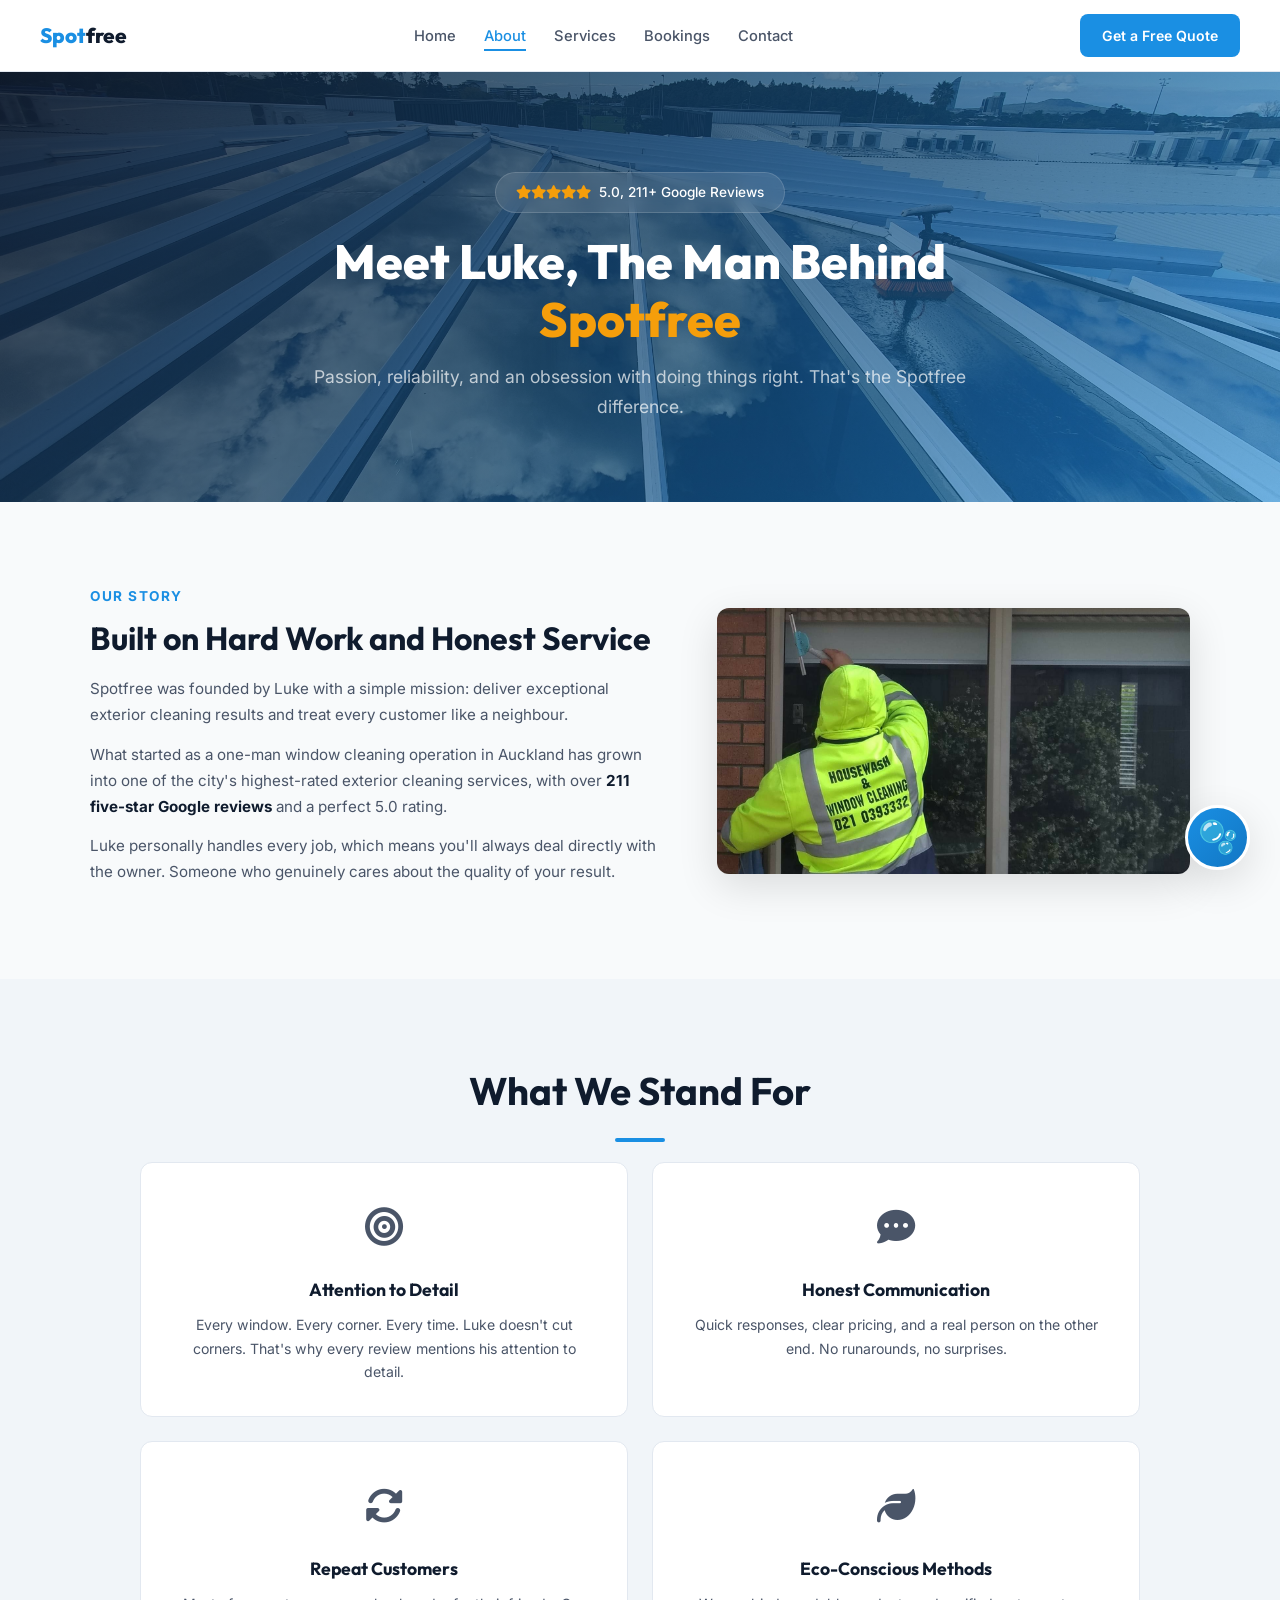
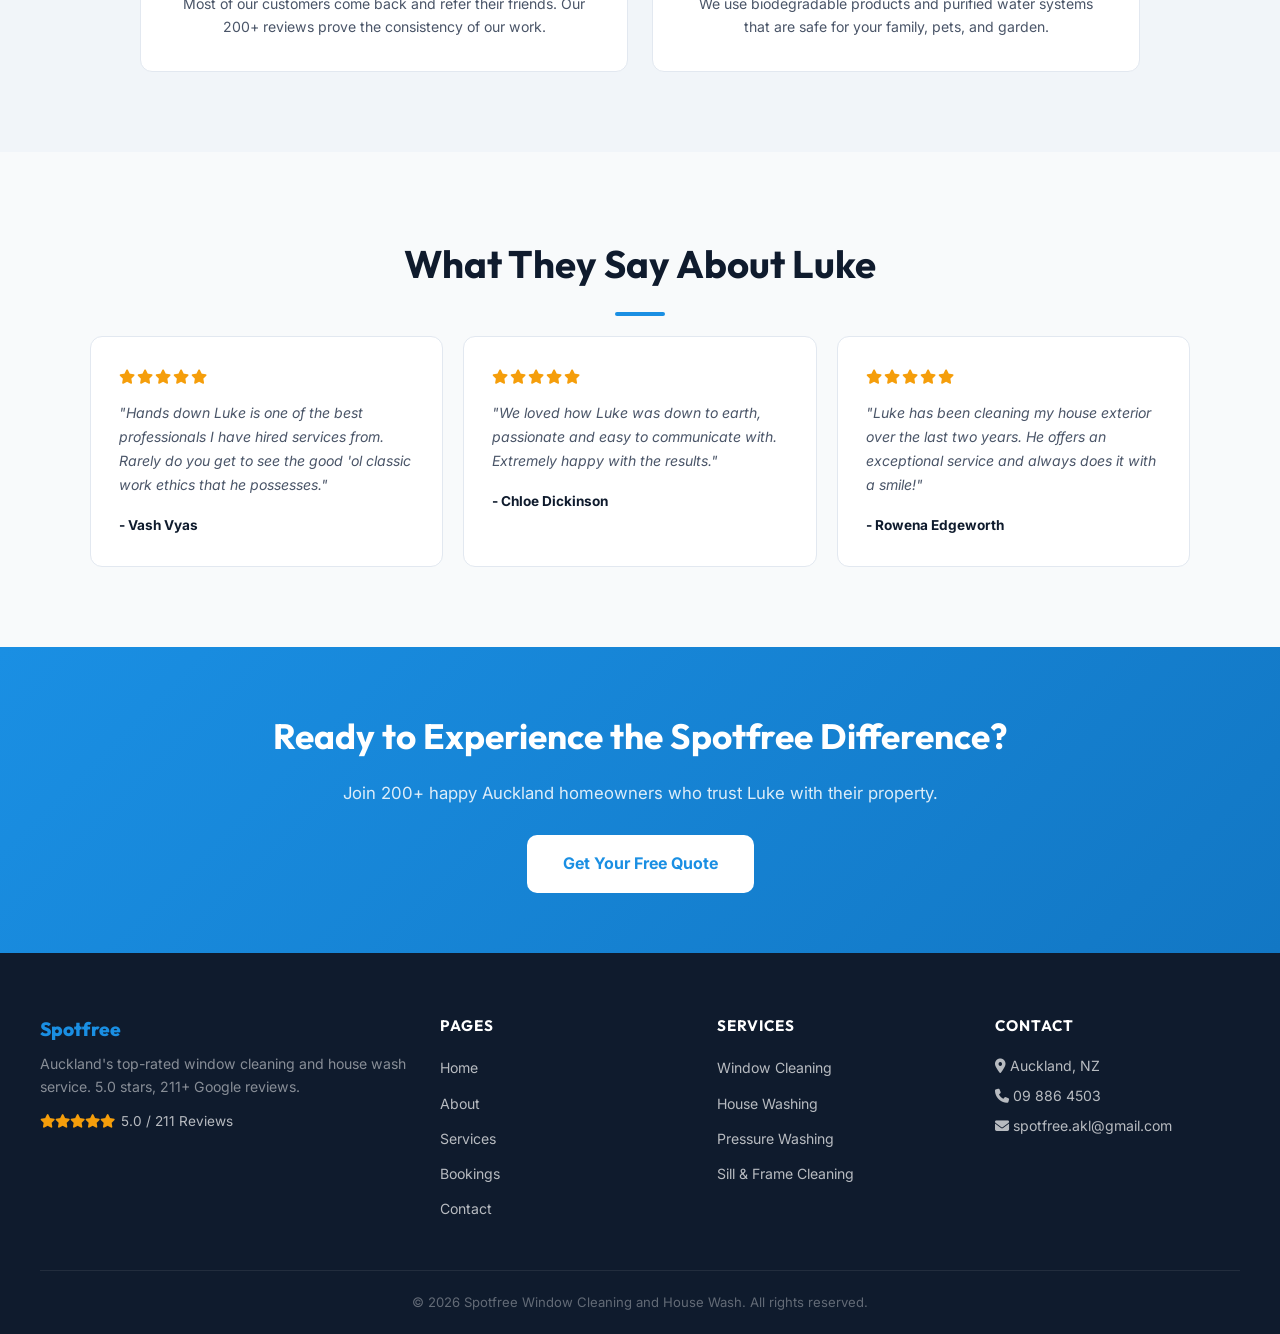
<file: about/index.html>
<!DOCTYPE html>
<html lang="en">

<head>
    <meta charset="UTF-8">
    <meta name="viewport" content="width=device-width, initial-scale=1.0">
    <meta name="description"
        content="About Spotfree Window Cleaning. Meet Luke, Auckland's most trusted window cleaner. 5.0 stars, 211+ reviews. Learn our story.">
    <title>About | Spotfree Window Cleaning &amp; House Wash, Auckland</title>
    <link rel="preconnect" href="https://fonts.googleapis.com">
    <link rel="preconnect" href="https://fonts.gstatic.com" crossorigin>
    <link
        href="https://fonts.googleapis.com/css2?family=Inter:wght@300;400;500;600;700&family=Outfit:wght@400;600;700;800&display=swap"
        rel="stylesheet">
    <link rel="stylesheet" href="../shared.css">
    <link rel="stylesheet" href="https://cdnjs.cloudflare.com/ajax/libs/font-awesome/6.5.1/css/all.min.css" crossorigin="anonymous" referrerpolicy="no-referrer">
</head>

<body>
    <header class="site-header" id="site-header">
        <a href="../" class="logo">Spot<span>free</span></a>
        <nav>
            <ul class="nav-links">
                <li><a href="../">Home</a></li>
                <li><a href="../about/" class="active">About</a></li>
                <li><a href="../services/">Services</a></li>
                <li><a href="../bookings/">Bookings</a></li>
                <li><a href="../contact/">Contact</a></li>
            </ul>
        </nav>
        <a href="../contact/" class="header-cta">Get a Free Quote</a>
        <button class="hamburger" id="hamburger" aria-label="Open menu"><i class="fa-solid fa-bars"></i></button>
    </header>
    <nav class="mobile-nav" id="mobile-nav">
        <a href="../">Home</a><a href="../about/" class="active">About</a><a href="../services/">Services</a><a
            href="../bookings/">Bookings</a><a href="../contact/">Contact</a>
        <a href="../contact/" class="mobile-cta">Get a Free Quote</a>
    </nav>

    <!-- HERO -->
    <section class="page-hero">
        <div class="page-hero-content">
            <div class="hero-badge"><span class="stars"><i class="fa-solid fa-star"></i><i class="fa-solid fa-star"></i><i class="fa-solid fa-star"></i><i class="fa-solid fa-star"></i><i class="fa-solid fa-star"></i></span><span>5.0, 211+ Google Reviews</span></div>
            <h1>Meet Luke, The Man Behind <span class="accent">Spotfree</span></h1>
            <p>Passion, reliability, and an obsession with doing things right. That's the Spotfree difference.</p>
        </div>
    </section>

    <!-- STORY -->
    <section class="section">
        <div class="content-block">
            <div class="content-text fade-in">
                <span class="section-label">Our Story</span>
                <h2 class="content-heading">Built on Hard Work and Honest Service</h2>
                <p>Spotfree was founded by Luke with a simple mission: deliver exceptional exterior cleaning results and
                    treat every customer like a neighbour.</p>
                <p>What started as a one-man window cleaning operation in Auckland has grown into one of the city's
                    highest-rated exterior cleaning services, with over <strong>211 five-star Google reviews</strong>
                    and a perfect 5.0 rating.</p>
                <p>Luke personally handles every job, which means you'll always deal directly with the owner. Someone
                    who genuinely cares about the quality of your result.</p>
            </div>
            <div class="content-image fade-in-right">
                <img src="../images/real_entrance_09.jpg" alt="Luke from Spotfree at work cleaning windows"
                    loading="lazy">
            </div>
        </div>
    </section>

    <!-- VALUES -->
    <section class="section section-alt">
        <h2 class="section-title fade-in">What We Stand For</h2>
        <div class="accent-line"></div>
        <div class="values-grid">
            <div class="value-card fade-in">
                <div class="value-icon"><i class="fa-solid fa-bullseye"></i></div>
                <h3>Attention to Detail</h3>
                <p>Every window. Every corner. Every time. Luke doesn't cut corners. That's why every review mentions
                    his attention to detail.</p>
            </div>
            <div class="value-card fade-in">
                <div class="value-icon"><i class="fa-solid fa-comment-dots"></i></div>
                <h3>Honest Communication</h3>
                <p>Quick responses, clear pricing, and a real person on the other end. No runarounds, no surprises.</p>
            </div>
            <div class="value-card fade-in">
                <div class="value-icon"><i class="fa-solid fa-rotate"></i></div>
                <h3>Repeat Customers</h3>
                <p>Most of our customers come back and refer their friends. Our 200+ reviews prove the consistency of
                    our work.</p>
            </div>
            <div class="value-card fade-in">
                <div class="value-icon"><i class="fa-solid fa-leaf"></i></div>
                <h3>Eco-Conscious Methods</h3>
                <p>We use biodegradable products and purified water systems that are safe for your family, pets, and
                    garden.</p>
            </div>
        </div>
    </section>

    <!-- HIGHLIGHT REVIEWS -->
    <section class="section">
        <h2 class="section-title fade-in">What They Say About Luke</h2>
        <div class="accent-line"></div>
        <div class="testimonial-highlights">
            <div class="testimonial-card fade-in">
                <div class="review-card-stars"><i class="fa-solid fa-star"></i><i class="fa-solid fa-star"></i><i class="fa-solid fa-star"></i><i class="fa-solid fa-star"></i><i class="fa-solid fa-star"></i></div>
                <p>"Hands down Luke is one of the best professionals I have hired services from. Rarely do you get to
                    see the good 'ol classic work ethics that he possesses."</p>
                <strong>- Vash Vyas</strong>
            </div>
            <div class="testimonial-card fade-in">
                <div class="review-card-stars"><i class="fa-solid fa-star"></i><i class="fa-solid fa-star"></i><i class="fa-solid fa-star"></i><i class="fa-solid fa-star"></i><i class="fa-solid fa-star"></i></div>
                <p>"We loved how Luke was down to earth, passionate and easy to communicate with. Extremely happy with
                    the results."</p>
                <strong>- Chloe Dickinson</strong>
            </div>
            <div class="testimonial-card fade-in">
                <div class="review-card-stars"><i class="fa-solid fa-star"></i><i class="fa-solid fa-star"></i><i class="fa-solid fa-star"></i><i class="fa-solid fa-star"></i><i class="fa-solid fa-star"></i></div>
                <p>"Luke has been cleaning my house exterior over the last two years. He offers an exceptional service
                    and always does it with a smile!"</p>
                <strong>- Rowena Edgeworth</strong>
            </div>
        </div>
    </section>

    <!-- CTA -->
    <section class="cta-banner">
        <h2>Ready to Experience the Spotfree Difference?</h2>
        <p>Join 200+ happy Auckland homeowners who trust Luke with their property.</p>
        <a href="../contact/" class="btn-white">Get Your Free Quote</a>
    </section>

    <!-- FOOTER -->
    <footer class="site-footer">
        <div class="footer-grid">
            <div class="footer-brand">
                <div class="footer-logo">Spotfree</div>
                <p class="footer-tagline">Auckland's top-rated window cleaning and house wash service. 5.0 stars, 211+
                    Google reviews.</p>
                <div class="footer-rating"><span class="stars"><i class="fa-solid fa-star"></i><i class="fa-solid fa-star"></i><i class="fa-solid fa-star"></i><i class="fa-solid fa-star"></i><i class="fa-solid fa-star"></i></span><span>5.0 / 211 Reviews</span></div>
            </div>
            <div class="footer-nav">
                <h4 class="footer-heading">Pages</h4>
                <ul>
                    <li><a href="../">Home</a></li>
                    <li><a href="../about/">About</a></li>
                    <li><a href="../services/">Services</a></li>
                    <li><a href="../bookings/">Bookings</a></li>
                    <li><a href="../contact/">Contact</a></li>
                </ul>
            </div>
            <div class="footer-nav">
                <h4 class="footer-heading">Services</h4>
                <ul>
                    <li><a href="../services/">Window Cleaning</a></li>
                    <li><a href="../services/">House Washing</a></li>
                    <li><a href="../services/">Pressure Washing</a></li>
                    <li><a href="../services/">Sill & Frame Cleaning</a></li>
                </ul>
            </div>
            <div class="footer-contact">
                <h4 class="footer-heading">Contact</h4>
                <p><i class="fa-solid fa-location-dot"></i> Auckland, NZ</p>
                <p><i class="fa-solid fa-phone"></i> <a href="tel:098864503">09 886 4503</a></p>
                <p><i class="fa-solid fa-envelope"></i> <a href="mailto:spotfree.akl@gmail.com">spotfree.akl@gmail.com</a></p>
                </div>
        </div>
        <div class="footer-bottom">
            <p>&copy; 2026 Spotfree Window Cleaning and House Wash. All rights reserved.</p>
        </div>
    </footer>
    <script src="../shared.js"></script>
</body>

</html>
</file>
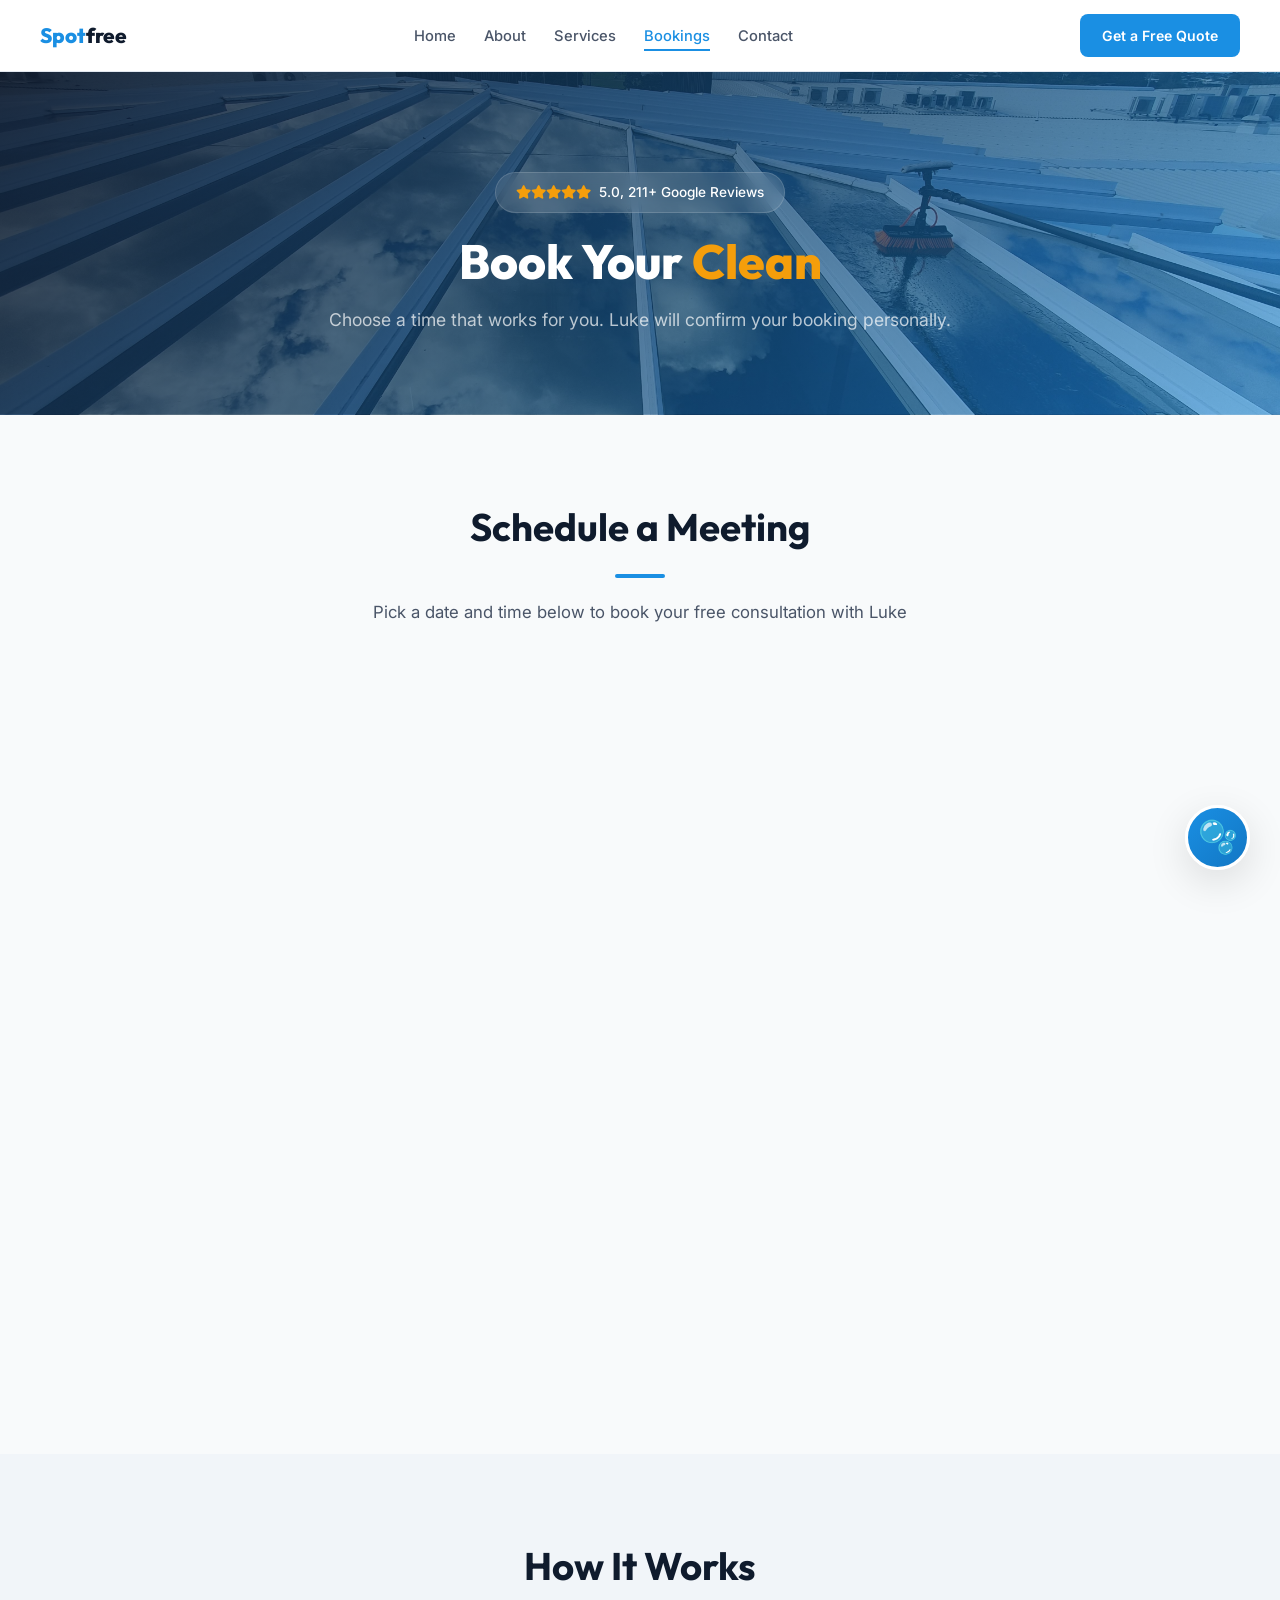
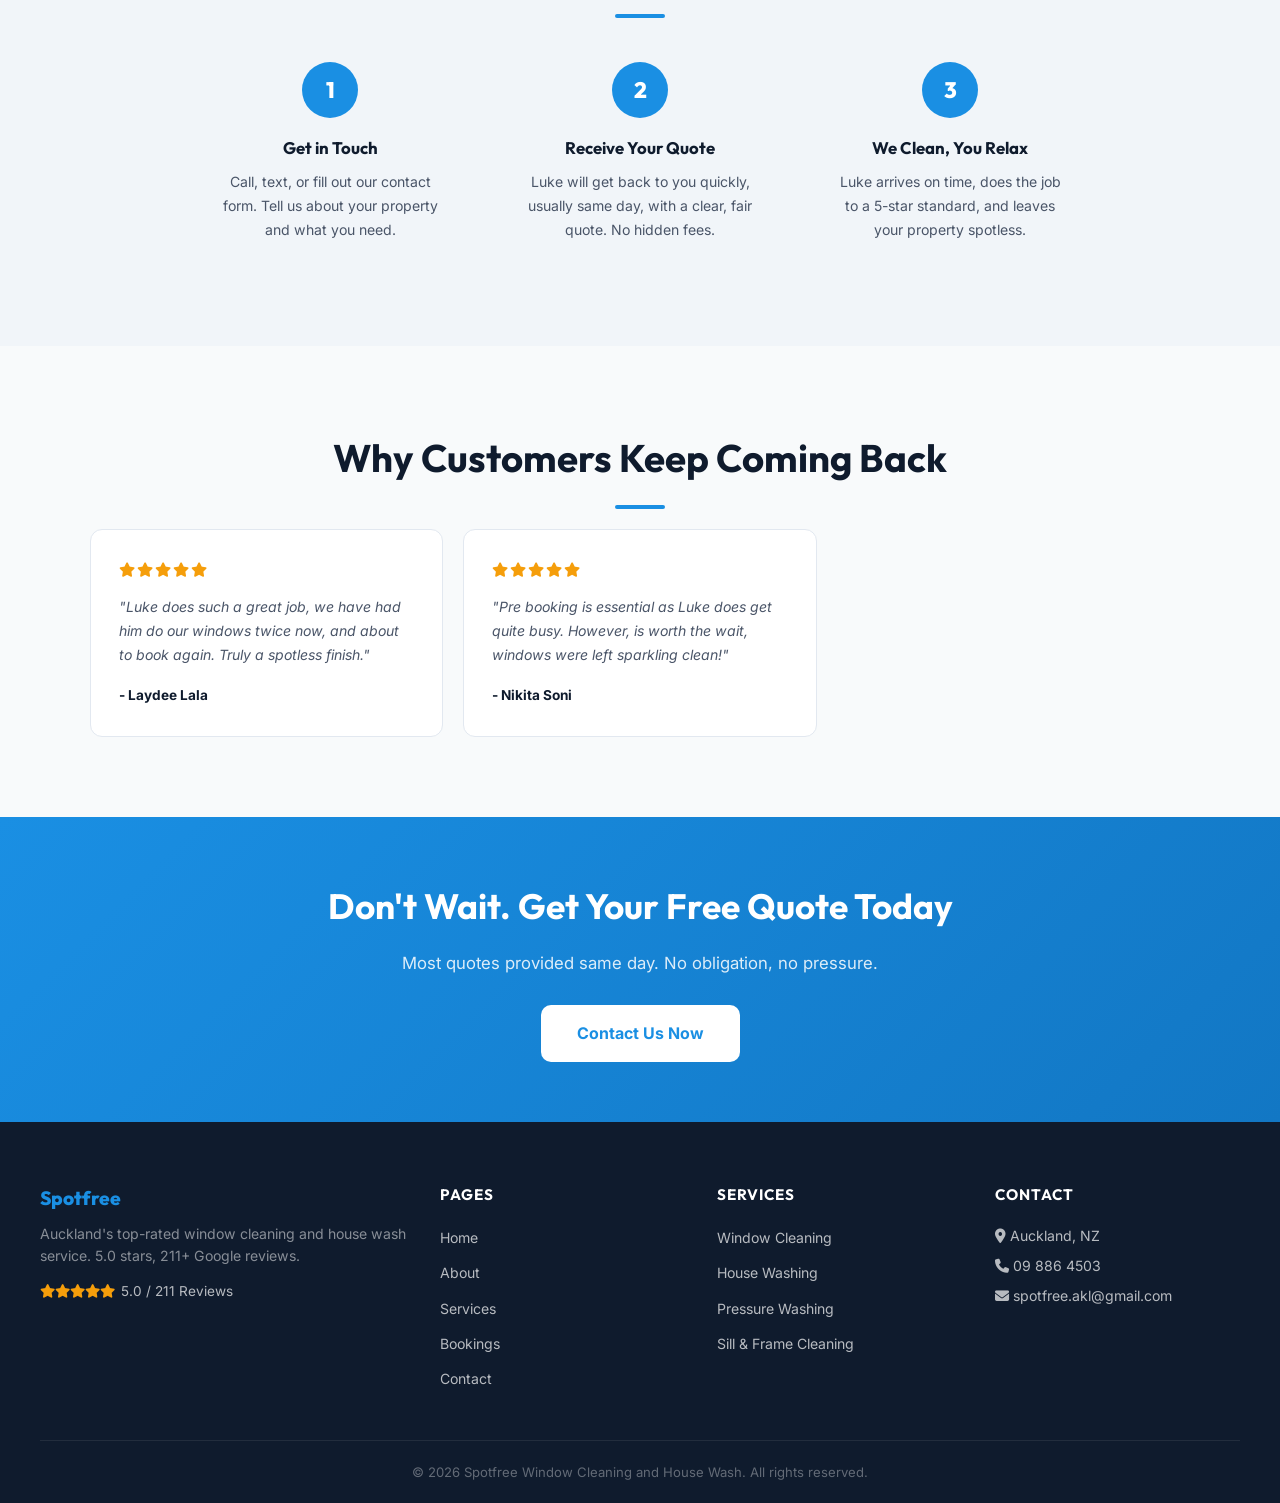
<file: bookings/index.html>
<!DOCTYPE html>
<html lang="en">

<head>
    <meta charset="UTF-8">
    <meta name="viewport" content="width=device-width, initial-scale=1.0">
    <meta name="description"
        content="Book Spotfree Window Cleaning. Auckland's top-rated window and house wash service. 5.0 stars, online booking coming soon.">
    <title>Bookings | Spotfree Window Cleaning &amp; House Wash, Auckland</title>
    <link rel="preconnect" href="https://fonts.googleapis.com">
    <link rel="preconnect" href="https://fonts.gstatic.com" crossorigin>
    <link
        href="https://fonts.googleapis.com/css2?family=Inter:wght@300;400;500;600;700&family=Outfit:wght@400;600;700;800&display=swap"
        rel="stylesheet">
    <link rel="stylesheet" href="../shared.css">
    <link rel="stylesheet" href="https://cdnjs.cloudflare.com/ajax/libs/font-awesome/6.5.1/css/all.min.css" crossorigin="anonymous" referrerpolicy="no-referrer">
</head>

<body>
    <header class="site-header" id="site-header">
        <a href="../" class="logo">Spot<span>free</span></a>
        <nav>
            <ul class="nav-links">
                <li><a href="../">Home</a></li>
                <li><a href="../about/">About</a></li>
                <li><a href="../services/">Services</a></li>
                <li><a href="../bookings/" class="active">Bookings</a></li>
                <li><a href="../contact/">Contact</a></li>
            </ul>
        </nav>
        <a href="../contact/" class="header-cta">Get a Free Quote</a>
        <button class="hamburger" id="hamburger" aria-label="Open menu"><i class="fa-solid fa-bars"></i></button>
    </header>
    <nav class="mobile-nav" id="mobile-nav">
        <a href="../">Home</a><a href="../about/">About</a><a href="../services/">Services</a><a href="../bookings/"
            class="active">Bookings</a><a href="../contact/">Contact</a>
        <a href="../contact/" class="mobile-cta">Get a Free Quote</a>
    </nav>

    <section class="page-hero">
        <div class="page-hero-content">
            <div class="hero-badge"><span class="stars"><i class="fa-solid fa-star"></i><i class="fa-solid fa-star"></i><i class="fa-solid fa-star"></i><i class="fa-solid fa-star"></i><i class="fa-solid fa-star"></i></span><span>5.0, 211+ Google Reviews</span></div>
            <h1>Book Your <span class="accent">Clean</span></h1>
            <p>Choose a time that works for you. Luke will confirm your booking personally.</p>
        </div>
    </section>

    <section class="section">
        <h2 class="section-title fade-in">Schedule a Meeting</h2>
        <div class="accent-line"></div>
        <p class="section-subtitle fade-in">Pick a date and time below to book your free consultation with Luke</p>
        <!-- Calendly inline widget -->
        <div class="calendly-inline-widget" data-url="https://calendly.com/spotfreecleaning/new-meeting"
            style="min-width:320px;height:700px;"></div>
        <script type="text/javascript" src="https://assets.calendly.com/assets/external/widget.js" async></script>
    </section>

    <section class="section section-alt">
        <h2 class="section-title fade-in">How It Works</h2>
        <div class="accent-line"></div>
        <div class="steps-grid">
            <div class="step-card fade-in">
                <div class="step-number">1</div>
                <h3>Get in Touch</h3>
                <p>Call, text, or fill out our contact form. Tell us about your property and what you need.</p>
            </div>
            <div class="step-card fade-in">
                <div class="step-number">2</div>
                <h3>Receive Your Quote</h3>
                <p>Luke will get back to you quickly, usually same day, with a clear, fair quote. No hidden fees.</p>
            </div>
            <div class="step-card fade-in">
                <div class="step-number">3</div>
                <h3>We Clean, You Relax</h3>
                <p>Luke arrives on time, does the job to a 5-star standard, and leaves your property spotless.</p>
            </div>
        </div>
    </section>

    <section class="section">
        <h2 class="section-title fade-in">Why Customers Keep Coming Back</h2>
        <div class="accent-line"></div>
        <div class="testimonial-highlights">
            <div class="testimonial-card fade-in">
                <div class="review-card-stars"><i class="fa-solid fa-star"></i><i class="fa-solid fa-star"></i><i class="fa-solid fa-star"></i><i class="fa-solid fa-star"></i><i class="fa-solid fa-star"></i></div>
                <p>"Luke does such a great job, we have had him do our windows twice now, and about to book again. Truly
                    a spotless finish."</p>
                <strong>- Laydee Lala</strong>
            </div>
            <div class="testimonial-card fade-in">
                <div class="review-card-stars"><i class="fa-solid fa-star"></i><i class="fa-solid fa-star"></i><i class="fa-solid fa-star"></i><i class="fa-solid fa-star"></i><i class="fa-solid fa-star"></i></div>
                <p>"Pre booking is essential as Luke does get quite busy. However, is worth the wait, windows were left
                    sparkling clean!"</p>
                <strong>- Nikita Soni</strong>
            </div>
        </div>
    </section>

    <section class="cta-banner">
        <h2>Don't Wait. Get Your Free Quote Today</h2>
        <p>Most quotes provided same day. No obligation, no pressure.</p>
        <a href="../contact/" class="btn-white">Contact Us Now</a>
    </section>

    <footer class="site-footer">
        <div class="footer-grid">
            <div class="footer-brand">
                <div class="footer-logo">Spotfree</div>
                <p class="footer-tagline">Auckland's top-rated window cleaning and house wash service. 5.0 stars, 211+
                    Google reviews.</p>
                <div class="footer-rating"><span class="stars"><i class="fa-solid fa-star"></i><i class="fa-solid fa-star"></i><i class="fa-solid fa-star"></i><i class="fa-solid fa-star"></i><i class="fa-solid fa-star"></i></span><span>5.0 / 211 Reviews</span></div>
            </div>
            <div class="footer-nav">
                <h4 class="footer-heading">Pages</h4>
                <ul>
                    <li><a href="../">Home</a></li>
                    <li><a href="../about/">About</a></li>
                    <li><a href="../services/">Services</a></li>
                    <li><a href="../bookings/">Bookings</a></li>
                    <li><a href="../contact/">Contact</a></li>
                </ul>
            </div>
            <div class="footer-nav">
                <h4 class="footer-heading">Services</h4>
                <ul>
                    <li><a href="../services/">Window Cleaning</a></li>
                    <li><a href="../services/">House Washing</a></li>
                    <li><a href="../services/">Pressure Washing</a></li>
                    <li><a href="../services/">Sill & Frame Cleaning</a></li>
                </ul>
            </div>
            <div class="footer-contact">
                <h4 class="footer-heading">Contact</h4>
                <p><i class="fa-solid fa-location-dot"></i> Auckland, NZ</p>
                <p><i class="fa-solid fa-phone"></i> <a href="tel:098864503">09 886 4503</a></p>
                <p><i class="fa-solid fa-envelope"></i> <a href="mailto:spotfree.akl@gmail.com">spotfree.akl@gmail.com</a></p>
                </div>
        </div>
        <div class="footer-bottom">
            <p>&copy; 2026 Spotfree Window Cleaning and House Wash. All rights reserved.</p>
        </div>
    </footer>
    <script src="../shared.js"></script>
</body>

</html>
</file>
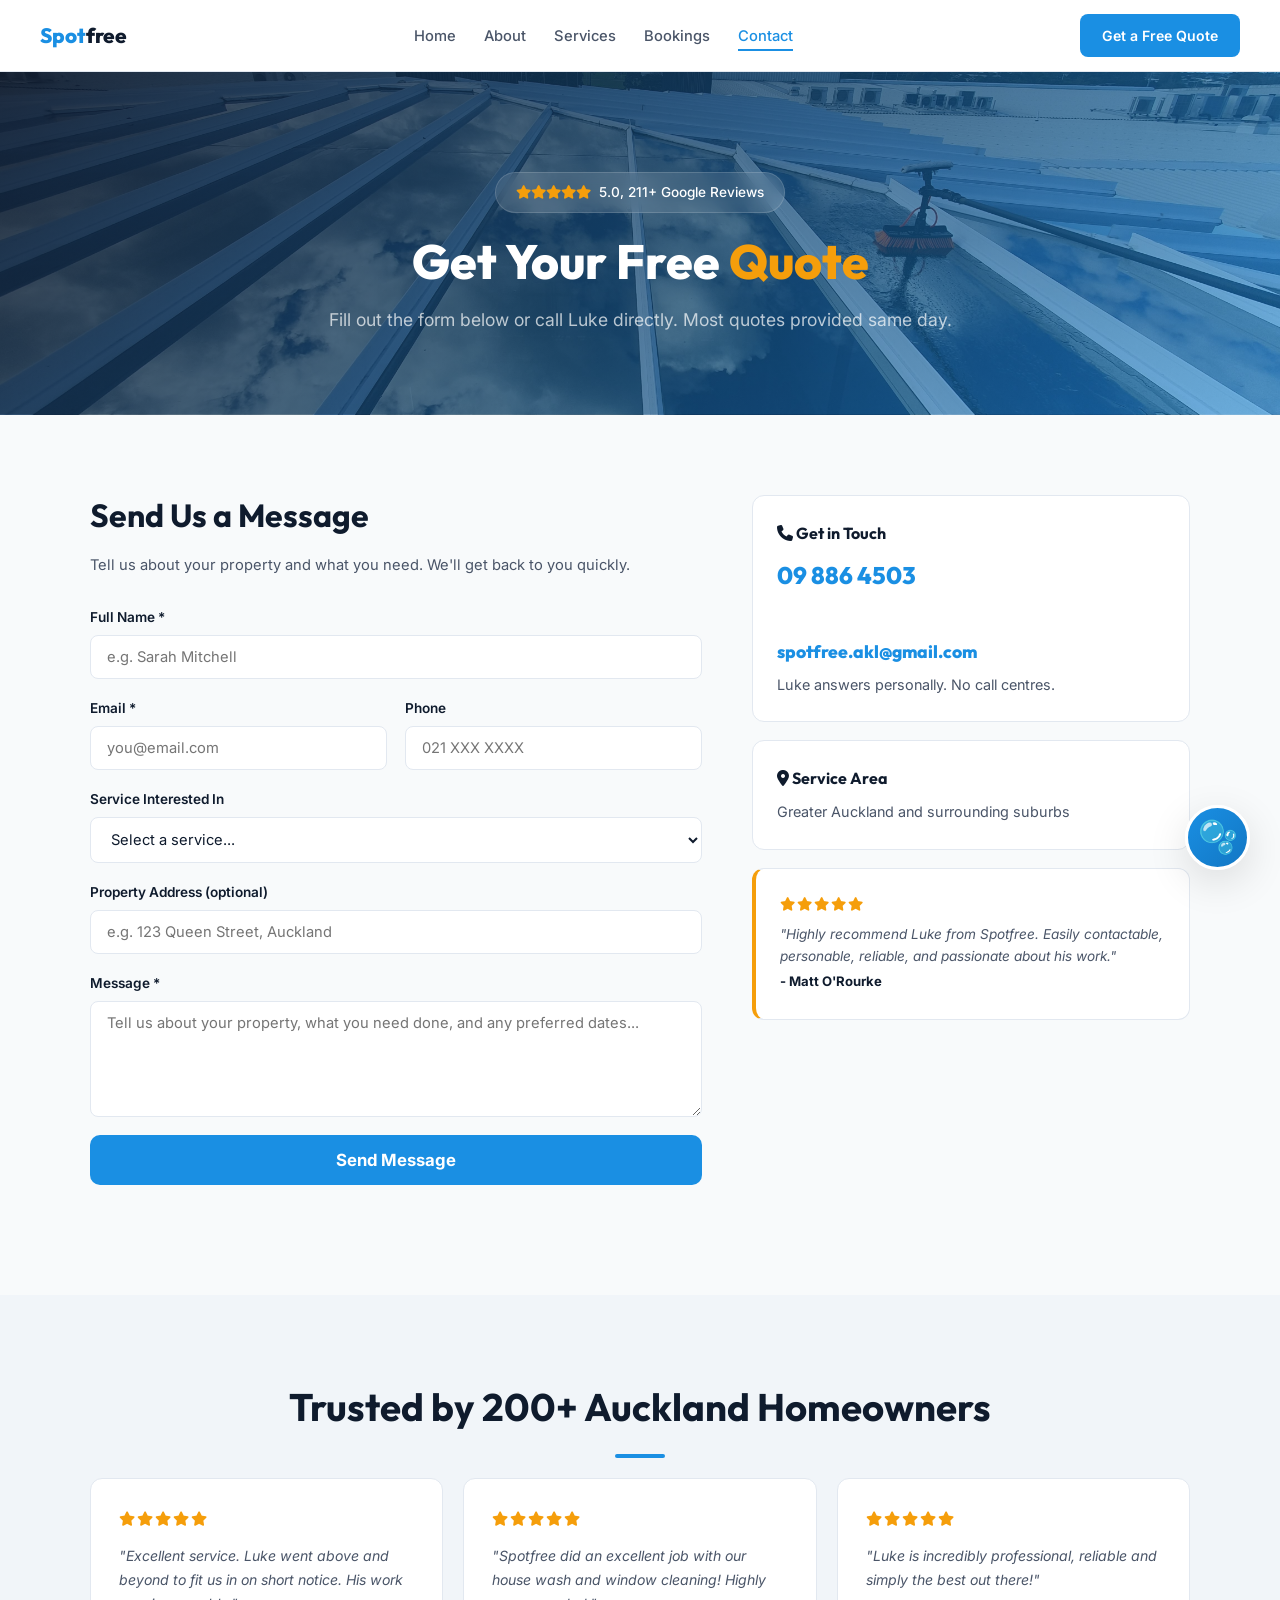
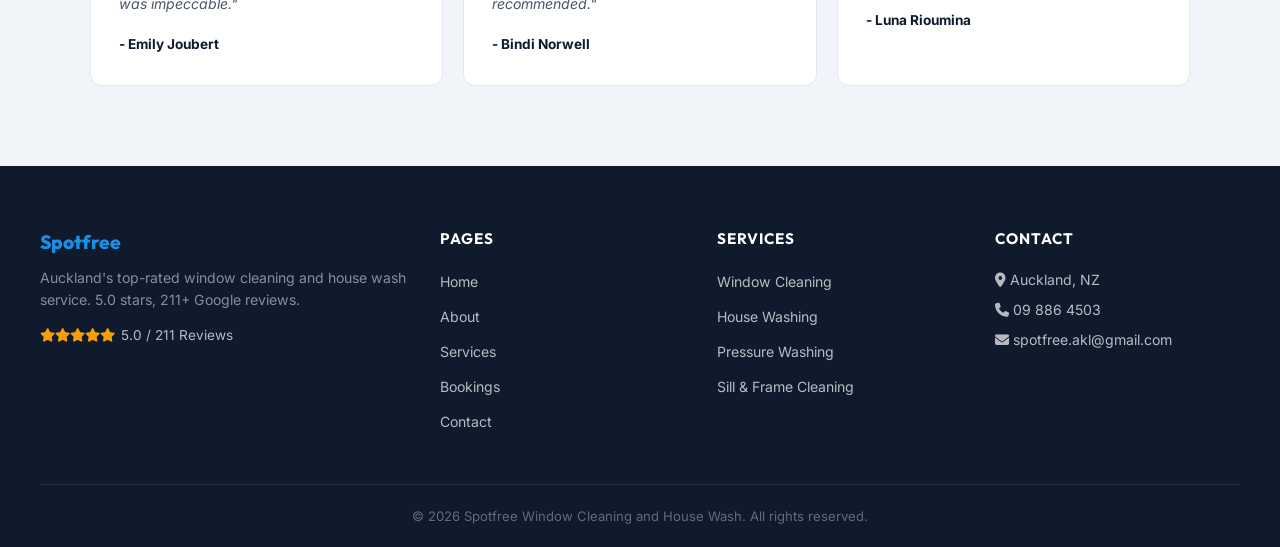
<file: contact/index.html>
<!DOCTYPE html>
<html lang="en">

<head>
    <meta charset="UTF-8">
    <meta name="viewport" content="width=device-width, initial-scale=1.0">
    <meta name="description"
        content="Contact Spotfree Window Cleaning. Get a free quote for window cleaning, house washing, pressure washing in Auckland. 5.0 stars.">
    <title>Contact | Spotfree Window Cleaning &amp; House Wash, Auckland</title>
    <link rel="preconnect" href="https://fonts.googleapis.com">
    <link rel="preconnect" href="https://fonts.gstatic.com" crossorigin>
    <link
        href="https://fonts.googleapis.com/css2?family=Inter:wght@300;400;500;600;700&family=Outfit:wght@400;600;700;800&display=swap"
        rel="stylesheet">
    <link rel="stylesheet" href="../shared.css">
    <link rel="stylesheet" href="https://cdnjs.cloudflare.com/ajax/libs/font-awesome/6.5.1/css/all.min.css" crossorigin="anonymous" referrerpolicy="no-referrer">
</head>

<body>
    <header class="site-header" id="site-header">
        <a href="../" class="logo">Spot<span>free</span></a>
        <nav>
            <ul class="nav-links">
                <li><a href="../">Home</a></li>
                <li><a href="../about/">About</a></li>
                <li><a href="../services/">Services</a></li>
                <li><a href="../bookings/">Bookings</a></li>
                <li><a href="../contact/" class="active">Contact</a></li>
            </ul>
        </nav>
        <a href="../contact/" class="header-cta">Get a Free Quote</a>
        <button class="hamburger" id="hamburger" aria-label="Open menu"><i class="fa-solid fa-bars"></i></button>
    </header>
    <nav class="mobile-nav" id="mobile-nav">
        <a href="../">Home</a><a href="../about/">About</a><a href="../services/">Services</a><a
            href="../bookings/">Bookings</a><a href="../contact/" class="active">Contact</a>
        <a href="../contact/" class="mobile-cta">Get a Free Quote</a>
    </nav>

    <section class="page-hero">
        <div class="page-hero-content">
            <div class="hero-badge"><span class="stars"><i class="fa-solid fa-star"></i><i class="fa-solid fa-star"></i><i class="fa-solid fa-star"></i><i class="fa-solid fa-star"></i><i class="fa-solid fa-star"></i></span><span>5.0, 211+ Google Reviews</span></div>
            <h1>Get Your Free <span class="accent">Quote</span></h1>
            <p>Fill out the form below or call Luke directly. Most quotes provided same day.</p>
        </div>
    </section>

    <section class="section">
        <div class="contact-grid">
            <!-- FORM -->
            <div class="contact-form-wrapper fade-in">
                <h2 class="content-heading">Send Us a Message</h2>
                <p class="form-subtext">Tell us about your property and what you need. We'll get back to you quickly.
                </p>
                <form id="contact-form" class="contact-form">
                    <div class="form-group">
                        <label for="full_name">Full Name *</label>
                        <input type="text" id="full_name" name="full_name" required placeholder="e.g. Sarah Mitchell">
                    </div>
                    <div class="form-row">
                        <div class="form-group">
                            <label for="email">Email *</label>
                            <input type="email" id="email" name="email" required placeholder="you@email.com">
                        </div>
                        <div class="form-group">
                            <label for="phone">Phone</label>
                            <input type="tel" id="phone" name="phone" placeholder="021 XXX XXXX">
                        </div>
                    </div>
                    <div class="form-group">
                        <label for="service_needed">Service Interested In</label>
                        <select id="service_needed" name="service_needed">
                            <option value="">Select a service...</option>
                            <option value="Window Cleaning">Window Cleaning</option>
                            <option value="House Washing">House Washing</option>
                            <option value="Pressure Washing">Pressure Washing</option>
                            <option value="Sill & Frame Cleaning">Sill & Frame Cleaning</option>
                            <option value="Skylight Cleaning">Skylight Cleaning</option>
                            <option value="Full Exterior Package">Full Exterior Package</option>
                            <option value="Other">Other</option>
                        </select>
                    </div>
                    <div class="form-group">
                        <label for="property_address">Property Address (optional)</label>
                        <input type="text" id="property_address" name="property_address"
                            placeholder="e.g. 123 Queen Street, Auckland">
                    </div>
                    <div class="form-group">
                        <label for="message">Message *</label>
                        <textarea id="message" name="message" rows="5" required
                            placeholder="Tell us about your property, what you need done, and any preferred dates..."></textarea>
                    </div>
                    <button type="submit" class="btn-accent-solid form-submit">Send Message</button>
                    <div id="form-status" class="form-status"></div>
                </form>
            </div>

            <!-- INFO -->
            <div class="contact-info fade-in-right">
                <div class="info-card">
                    <h3><i class="fa-solid fa-phone"></i> Get in Touch</h3>
                    <a href="tel:098864503" class="info-phone">09 886 4503</a>
                    <br>
                    <a href="mailto:spotfree.akl@gmail.com" class="info-phone"
                        style="font-size: 1.1rem; margin-top: 8px; display: inline-block;">spotfree.akl@gmail.com</a>
                    <p>Luke answers personally. No call centres.</p>
                </div>
                <div class="info-card">
                    <h3><i class="fa-solid fa-location-dot"></i> Service Area</h3>
                    <p>Greater Auckland and surrounding suburbs</p>
                </div>
                <div class="info-card info-review">
                    <div class="review-card-stars"><i class="fa-solid fa-star"></i><i class="fa-solid fa-star"></i><i class="fa-solid fa-star"></i><i class="fa-solid fa-star"></i><i class="fa-solid fa-star"></i></div>
                    <p class="info-review-text">"Highly recommend Luke from Spotfree. Easily contactable, personable,
                        reliable, and passionate about his work."</p>
                    <strong>- Matt O'Rourke</strong>
                </div>
            </div>
        </div>
    </section>



    <!-- MINI TRUST -->
    <section class="section section-alt">
        <h2 class="section-title fade-in">Trusted by 200+ Auckland Homeowners</h2>
        <div class="accent-line"></div>
        <div class="testimonial-highlights">
            <div class="testimonial-card fade-in">
                <div class="review-card-stars"><i class="fa-solid fa-star"></i><i class="fa-solid fa-star"></i><i class="fa-solid fa-star"></i><i class="fa-solid fa-star"></i><i class="fa-solid fa-star"></i></div>
                <p>"Excellent service. Luke went above and beyond to fit us in on short notice. His work was
                    impeccable."</p>
                <strong>- Emily Joubert</strong>
            </div>
            <div class="testimonial-card fade-in">
                <div class="review-card-stars"><i class="fa-solid fa-star"></i><i class="fa-solid fa-star"></i><i class="fa-solid fa-star"></i><i class="fa-solid fa-star"></i><i class="fa-solid fa-star"></i></div>
                <p>"Spotfree did an excellent job with our house wash and window cleaning! Highly recommended."</p>
                <strong>- Bindi Norwell</strong>
            </div>
            <div class="testimonial-card fade-in">
                <div class="review-card-stars"><i class="fa-solid fa-star"></i><i class="fa-solid fa-star"></i><i class="fa-solid fa-star"></i><i class="fa-solid fa-star"></i><i class="fa-solid fa-star"></i></div>
                <p>"Luke is incredibly professional, reliable and simply the best out there!"</p>
                <strong>- Luna Rioumina</strong>
            </div>
        </div>
    </section>

    <footer class="site-footer">
        <div class="footer-grid">
            <div class="footer-brand">
                <div class="footer-logo">Spotfree</div>
                <p class="footer-tagline">Auckland's top-rated window cleaning and house wash service. 5.0 stars, 211+
                    Google reviews.</p>
                <div class="footer-rating"><span class="stars"><i class="fa-solid fa-star"></i><i class="fa-solid fa-star"></i><i class="fa-solid fa-star"></i><i class="fa-solid fa-star"></i><i class="fa-solid fa-star"></i></span><span>5.0 / 211 Reviews</span></div>
            </div>
            <div class="footer-nav">
                <h4 class="footer-heading">Pages</h4>
                <ul>
                    <li><a href="../">Home</a></li>
                    <li><a href="../about/">About</a></li>
                    <li><a href="../services/">Services</a></li>
                    <li><a href="../bookings/">Bookings</a></li>
                    <li><a href="../contact/">Contact</a></li>
                </ul>
            </div>
            <div class="footer-nav">
                <h4 class="footer-heading">Services</h4>
                <ul>
                    <li><a href="../services/">Window Cleaning</a></li>
                    <li><a href="../services/">House Washing</a></li>
                    <li><a href="../services/">Pressure Washing</a></li>
                    <li><a href="../services/">Sill & Frame Cleaning</a></li>
                </ul>
            </div>
            <div class="footer-contact">
                <h4 class="footer-heading">Contact</h4>
                <p><i class="fa-solid fa-location-dot"></i> Auckland, NZ</p>
                <p><i class="fa-solid fa-phone"></i> <a href="tel:098864503">09 886 4503</a></p>
                <p><i class="fa-solid fa-envelope"></i> <a href="mailto:spotfree.akl@gmail.com">spotfree.akl@gmail.com</a></p>
                </div>
        </div>
        <div class="footer-bottom">
            <p>&copy; 2026 Spotfree Window Cleaning and House Wash. All rights reserved.</p>
        </div>
    </footer>
    <script src="../shared.js"></script>
    <script>
        // Contact form submission via webhook
        document.getElementById('contact-form').addEventListener('submit', async (e) => {
            e.preventDefault();
            const status = document.getElementById('form-status');
            const btn = e.target.querySelector('.form-submit');
            btn.textContent = 'Sending...';
            btn.disabled = true;

            const fullName = document.getElementById('full_name').value;
            const email = document.getElementById('email').value;
            const phone = document.getElementById('phone').value;
            const serviceNeeded = document.getElementById('service_needed').value;
            const propertyAddress = document.getElementById('property_address').value;
            const message = document.getElementById('message').value;

            // Build email body
            let emailBody = `${fullName} said:\n\n"${message}"\n\n`;
            emailBody += `Service requested: ${serviceNeeded}\n`;
            if (propertyAddress) emailBody += `Property address: ${propertyAddress}\n`;
            emailBody += `Phone number: ${phone}\n`;
            emailBody += `Email: ${email}`;

            try {
                const res = await fetch('https://n8n.arfquant.com/webhook/EmailSend', {
                    method: 'POST',
                    headers: { 'Content-Type': 'application/json' },
                    body: JSON.stringify({
                        email: 'spotfree.akl@gmail.com',       // ← change per website
                        subject: 'Spotfree Window Cleaning - New Contact Form Enquiry', // ← change per website
                        message: emailBody
                    })
                });

                if (!res.ok) throw new Error('Send failed');
                status.innerHTML = '<div class="form-success"><i class="fa-solid fa-circle-check"></i> Message sent! Luke will get back to you shortly.</div>';
                e.target.reset();
            } catch (err) {
                status.innerHTML = '<div class="form-error">Something went wrong. Please call us directly at 09 886 4503.</div>';
            }
            btn.textContent = 'Send Message';
            btn.disabled = false;
        });
    </script>
</body>

</html>
</file>
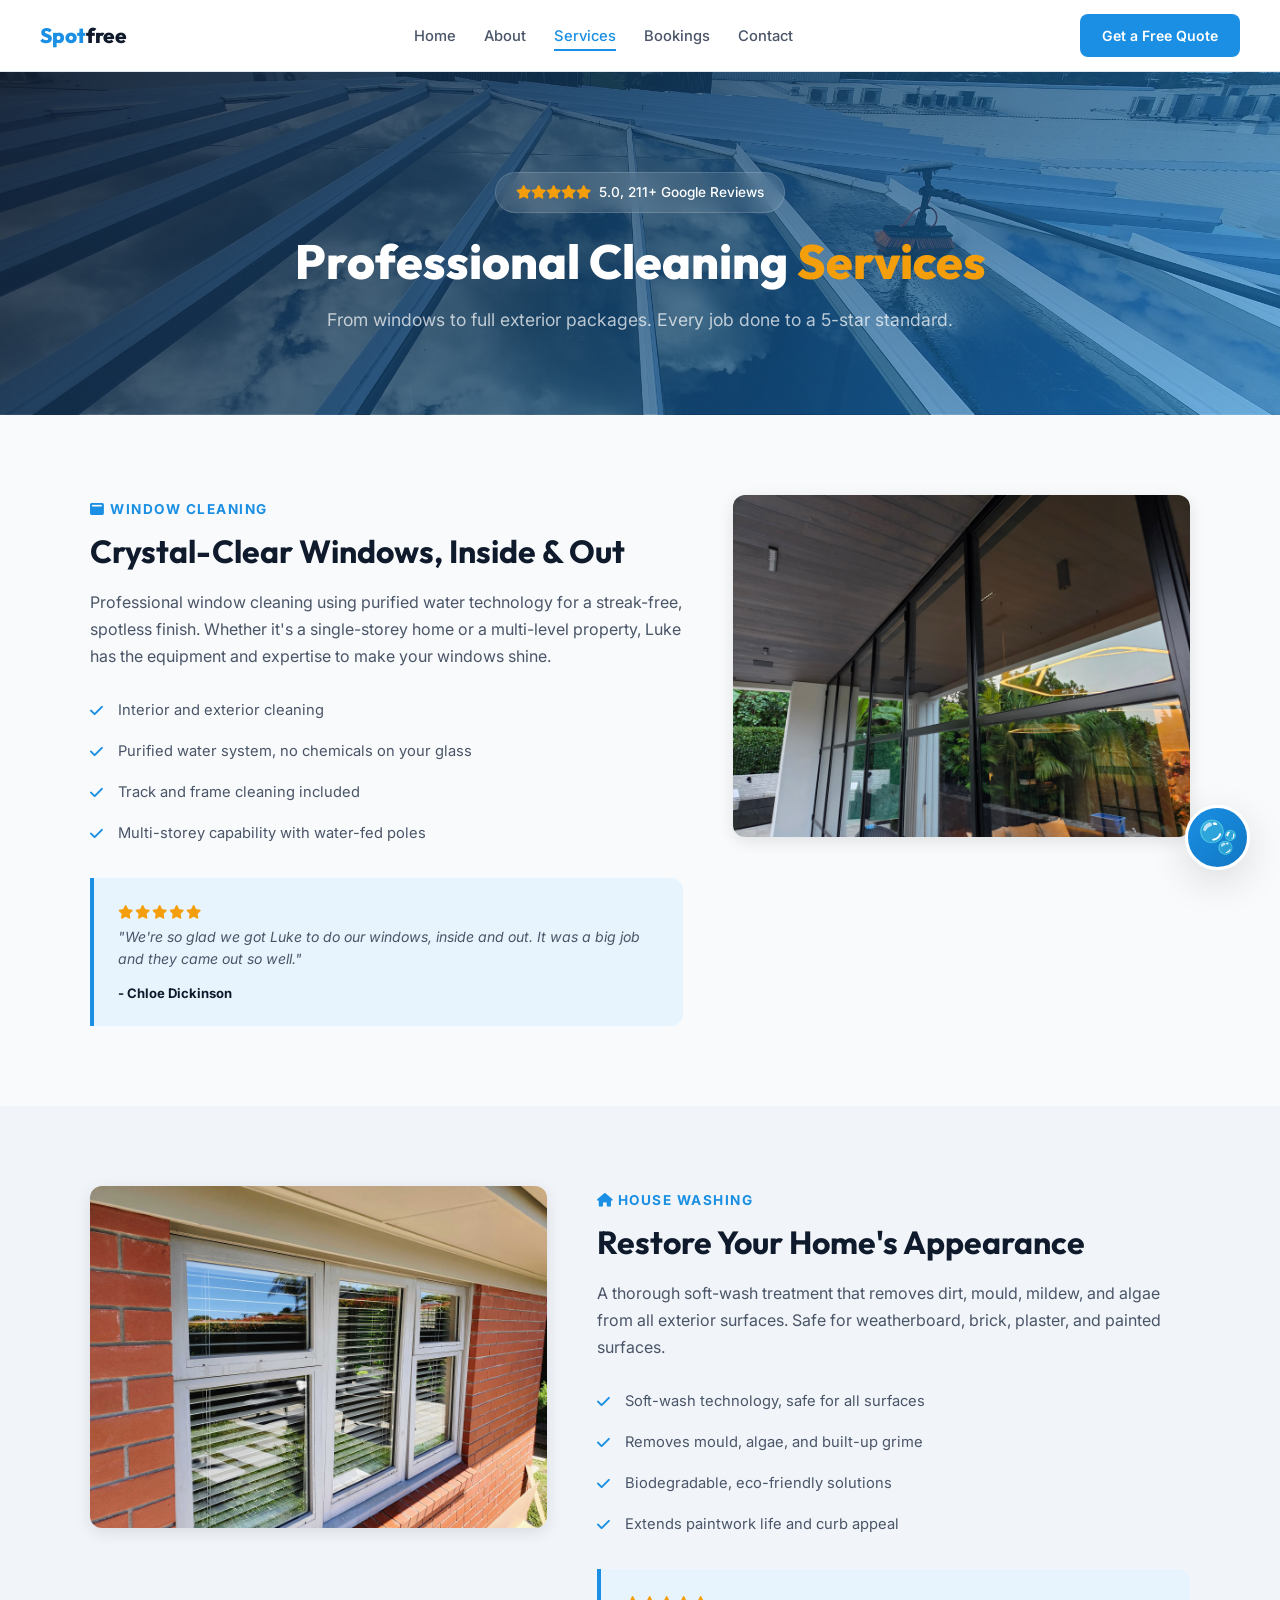
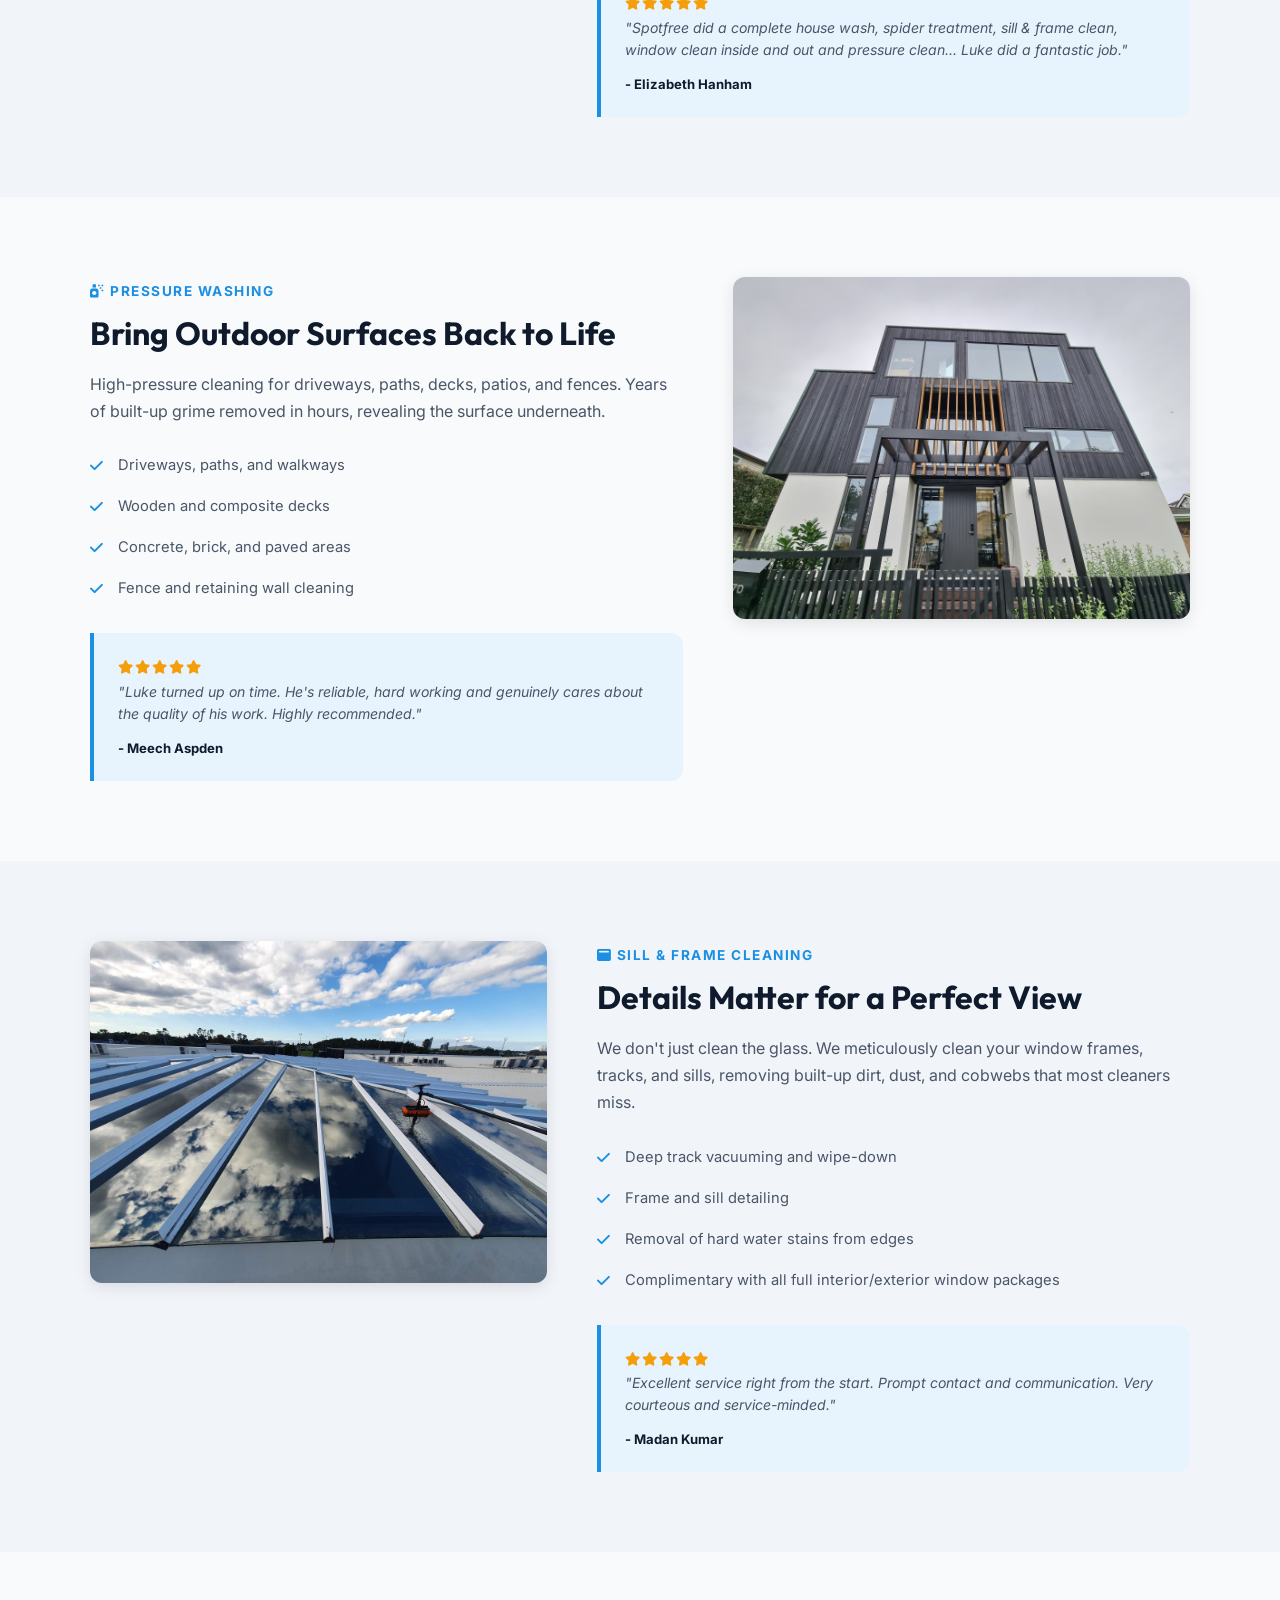
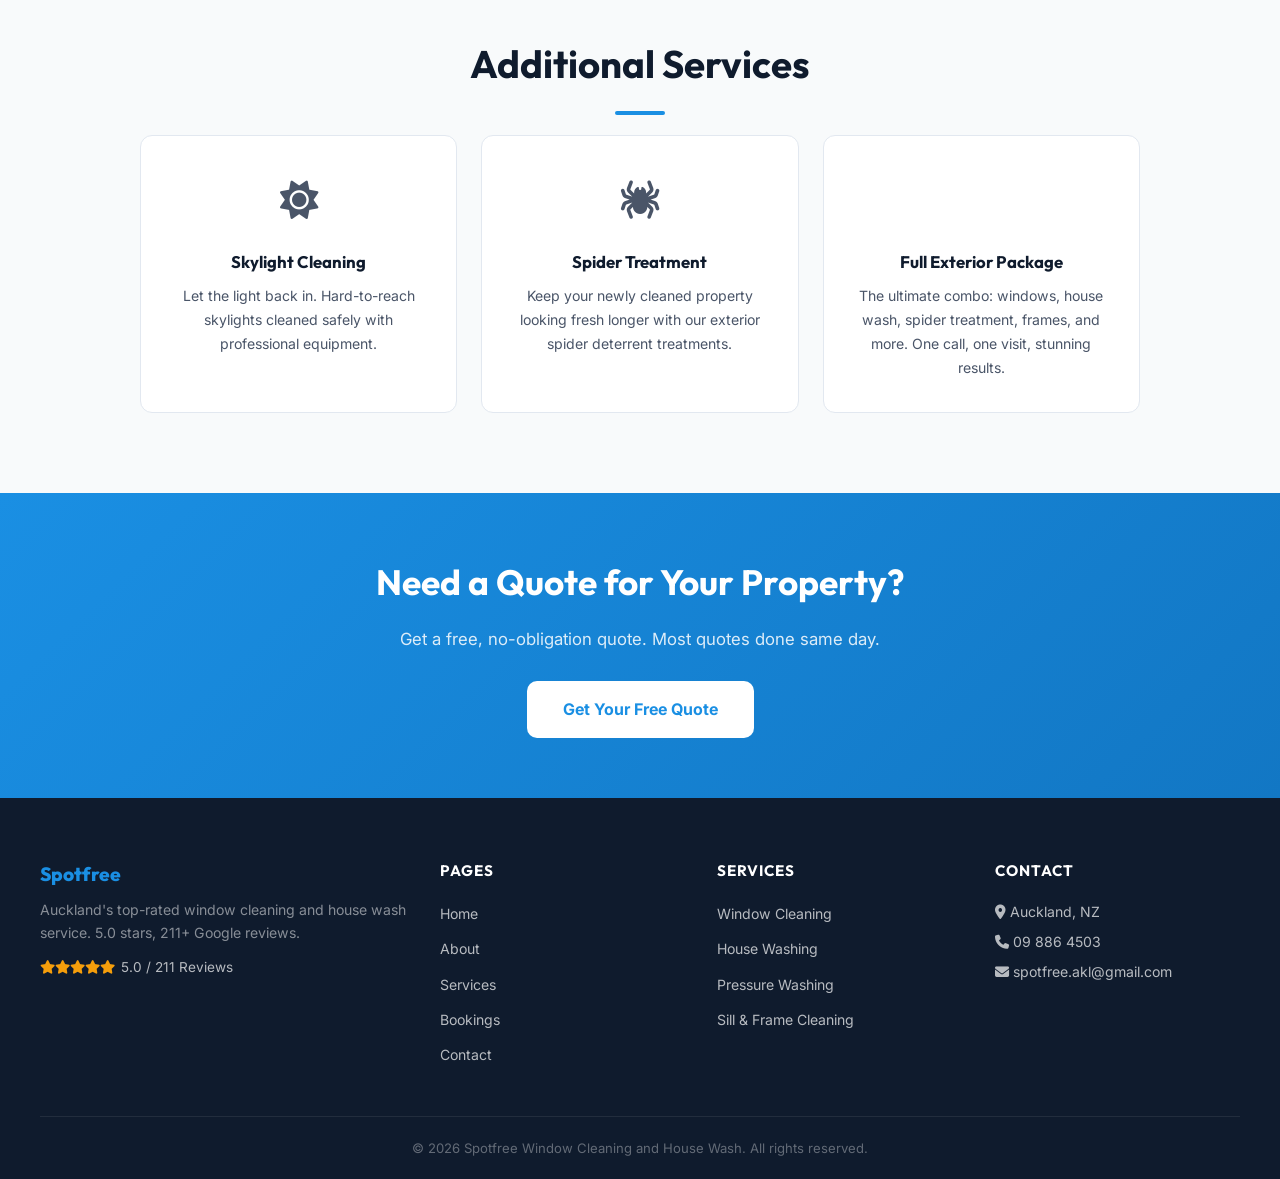
<file: services/index.html>
<!DOCTYPE html>
<html lang="en">

<head>
    <meta charset="UTF-8">
    <meta name="viewport" content="width=device-width, initial-scale=1.0">
    <meta name="description"
        content="Spotfree services. Window cleaning, house washing, pressure washing, spider treatment, sill & frame cleaning & more in Auckland. 5.0 stars, 211+ reviews.">
    <title>Services | Spotfree Window Cleaning &amp; House Wash, Auckland</title>
    <link rel="preconnect" href="https://fonts.googleapis.com">
    <link rel="preconnect" href="https://fonts.gstatic.com" crossorigin>
    <link
        href="https://fonts.googleapis.com/css2?family=Inter:wght@300;400;500;600;700&family=Outfit:wght@400;600;700;800&display=swap"
        rel="stylesheet">
    <link rel="stylesheet" href="../shared.css">
    <link rel="stylesheet" href="https://cdnjs.cloudflare.com/ajax/libs/font-awesome/6.5.1/css/all.min.css" crossorigin="anonymous" referrerpolicy="no-referrer">
</head>

<body>
    <header class="site-header" id="site-header">
        <a href="../" class="logo">Spot<span>free</span></a>
        <nav>
            <ul class="nav-links">
                <li><a href="../">Home</a></li>
                <li><a href="../about/">About</a></li>
                <li><a href="../services/" class="active">Services</a></li>
                <li><a href="../bookings/">Bookings</a></li>
                <li><a href="../contact/">Contact</a></li>
            </ul>
        </nav>
        <a href="../contact/" class="header-cta">Get a Free Quote</a>
        <button class="hamburger" id="hamburger" aria-label="Open menu"><i class="fa-solid fa-bars"></i></button>
    </header>
    <nav class="mobile-nav" id="mobile-nav">
        <a href="../">Home</a><a href="../about/">About</a><a href="../services/" class="active">Services</a><a
            href="../bookings/">Bookings</a><a href="../contact/">Contact</a>
        <a href="../contact/" class="mobile-cta">Get a Free Quote</a>
    </nav>

    <section class="page-hero">
        <div class="page-hero-content">
            <div class="hero-badge"><span class="stars"><i class="fa-solid fa-star"></i><i class="fa-solid fa-star"></i><i class="fa-solid fa-star"></i><i class="fa-solid fa-star"></i><i class="fa-solid fa-star"></i></span><span>5.0, 211+ Google Reviews</span></div>
            <h1>Professional Cleaning <span class="accent">Services</span></h1>
            <p>From windows to full exterior packages. Every job done to a 5-star standard.</p>
        </div>
    </section>

    <!-- SERVICES DETAIL -->
    <section class="section">
        <div class="service-detail fade-in">
            <div class="service-detail-content">
                <span class="section-label"><i class="fa-solid fa-window-maximize"></i> Window Cleaning</span>
                <h2 class="content-heading">Crystal-Clear Windows, Inside & Out</h2>
                <p>Professional window cleaning using purified water technology for a streak-free, spotless finish.
                    Whether it's a single-storey home or a multi-level property, Luke has the equipment and expertise to
                    make your windows shine.</p>
                <ul class="service-features">
                    <li>Interior and exterior cleaning</li>
                    <li>Purified water system, no chemicals on your glass</li>
                    <li>Track and frame cleaning included</li>
                    <li>Multi-storey capability with water-fed poles</li>
                </ul>
                <div class="service-review">
                    <span class="review-card-stars"><i class="fa-solid fa-star"></i><i class="fa-solid fa-star"></i><i class="fa-solid fa-star"></i><i class="fa-solid fa-star"></i><i class="fa-solid fa-star"></i></span>
                    <p>"We're so glad we got Luke to do our windows, inside and out. It was a big job and they came out
                        so well."</p>
                    <strong>- Chloe Dickinson</strong>
                </div>
            </div>
            <div class="service-detail-image"><img src="../images/real_premium_04.jpg"
                    alt="Premium window cleaning result" loading="lazy"></div>
        </div>
    </section>

    <section class="section section-alt">
        <div class="service-detail reverse fade-in">
            <div class="service-detail-content">
                <span class="section-label"><i class="fa-solid fa-house"></i> House Washing</span>
                <h2 class="content-heading">Restore Your Home's Appearance</h2>
                <p>A thorough soft-wash treatment that removes dirt, mould, mildew, and algae from all exterior
                    surfaces. Safe for weatherboard, brick, plaster, and painted surfaces.</p>
                <ul class="service-features">
                    <li>Soft-wash technology, safe for all surfaces</li>
                    <li>Removes mould, algae, and built-up grime</li>
                    <li>Biodegradable, eco-friendly solutions</li>
                    <li>Extends paintwork life and curb appeal</li>
                </ul>
                <div class="service-review">
                    <span class="review-card-stars"><i class="fa-solid fa-star"></i><i class="fa-solid fa-star"></i><i class="fa-solid fa-star"></i><i class="fa-solid fa-star"></i><i class="fa-solid fa-star"></i></span>
                    <p>"Spotfree did a complete house wash, spider treatment, sill & frame clean, window clean inside
                        and out and
                        pressure clean... Luke did a fantastic job."</p>
                    <strong>- Elizabeth Hanham</strong>
                </div>
            </div>
            <div class="service-detail-image"><img src="../images/real_frames_06.jpg"
                    alt="Clean house exterior with sparkling windows" loading="lazy"></div>
        </div>
    </section>

    <section class="section">
        <div class="service-detail fade-in">
            <div class="service-detail-content">
                <span class="section-label"><i class="fa-solid fa-spray-can-sparkles"></i> Pressure Washing</span>
                <h2 class="content-heading">Bring Outdoor Surfaces Back to Life</h2>
                <p>High-pressure cleaning for driveways, paths, decks, patios, and fences. Years of built-up grime
                    removed in hours, revealing the surface underneath.</p>
                <ul class="service-features">
                    <li>Driveways, paths, and walkways</li>
                    <li>Wooden and composite decks</li>
                    <li>Concrete, brick, and paved areas</li>
                    <li>Fence and retaining wall cleaning</li>
                </ul>
                <div class="service-review">
                    <span class="review-card-stars"><i class="fa-solid fa-star"></i><i class="fa-solid fa-star"></i><i class="fa-solid fa-star"></i><i class="fa-solid fa-star"></i><i class="fa-solid fa-star"></i></span>
                    <p>"Luke turned up on time. He's reliable, hard working and genuinely cares about the quality of
                        his work. Highly recommended."</p>
                    <strong>- Meech Aspden</strong>
                </div>
            </div>
            <div class="service-detail-image"><img src="../images/real_result_10.jpg" alt="Cleaned exterior surfaces"
                    loading="lazy"></div>
        </div>
    </section>

    <section class="section section-alt">
        <div class="service-detail reverse fade-in">
            <div class="service-detail-content">
                <span class="section-label"><i class="fa-solid fa-window-maximize"></i> Sill & Frame Cleaning</span>
                <h2 class="content-heading">Details Matter for a Perfect View</h2>
                <p>We don't just clean the glass. We meticulously clean your window frames, tracks, and sills, removing
                    built-up dirt, dust, and cobwebs that most cleaners miss.</p>
                <ul class="service-features">
                    <li>Deep track vacuuming and wipe-down</li>
                    <li>Frame and sill detailing</li>
                    <li>Removal of hard water stains from edges</li>
                    <li>Complimentary with all full interior/exterior window packages</li>
                </ul>
                <div class="service-review">
                    <span class="review-card-stars"><i class="fa-solid fa-star"></i><i class="fa-solid fa-star"></i><i class="fa-solid fa-star"></i><i class="fa-solid fa-star"></i><i class="fa-solid fa-star"></i></span>
                    <p>"Excellent service right from the start. Prompt contact and communication. Very courteous and
                        service-minded."</p>
                    <strong>- Madan Kumar</strong>
                </div>
            </div>
            <div class="service-detail-image"><img src="../images/real_house_03.jpg" alt="Skylight and roof cleaning"
                    loading="lazy"></div>
        </div>
    </section>

    <section class="section">
        <h2 class="section-title fade-in">Additional Services</h2>
        <div class="accent-line"></div>
        <div class="extra-services-grid">
            <div class="extra-service-card fade-in">
                <div class="service-icon"><i class="fa-solid fa-sun"></i></div>
                <h3>Skylight Cleaning</h3>
                <p>Let the light back in. Hard-to-reach skylights cleaned safely with professional equipment.</p>
            </div>
            <div class="extra-service-card fade-in">
                <div class="service-icon"><i class="fa-solid fa-spider"></i></div>
                <h3>Spider Treatment</h3>
                <p>Keep your newly cleaned property looking fresh longer with our exterior spider deterrent treatments.
                </p>
            </div>
            <div class="extra-service-card fade-in">
                <div class="service-icon"><i class="fa-solid fa-sparkles"></i></div>
                <h3>Full Exterior Package</h3>
                <p>The ultimate combo: windows, house wash, spider treatment, frames, and more. One call, one visit,
                    stunning results.
                </p>
            </div>
        </div>
    </section>

    <!-- CTA -->
    <section class="cta-banner">
        <h2>Need a Quote for Your Property?</h2>
        <p>Get a free, no-obligation quote. Most quotes done same day.</p>
        <a href="../contact/" class="btn-white">Get Your Free Quote</a>
    </section>

    <footer class="site-footer">
        <div class="footer-grid">
            <div class="footer-brand">
                <div class="footer-logo">Spotfree</div>
                <p class="footer-tagline">Auckland's top-rated window cleaning and house wash service. 5.0 stars, 211+
                    Google reviews.</p>
                <div class="footer-rating"><span class="stars"><i class="fa-solid fa-star"></i><i class="fa-solid fa-star"></i><i class="fa-solid fa-star"></i><i class="fa-solid fa-star"></i><i class="fa-solid fa-star"></i></span><span>5.0 / 211 Reviews</span></div>
            </div>
            <div class="footer-nav">
                <h4 class="footer-heading">Pages</h4>
                <ul>
                    <li><a href="../">Home</a></li>
                    <li><a href="../about/">About</a></li>
                    <li><a href="../services/">Services</a></li>
                    <li><a href="../bookings/">Bookings</a></li>
                    <li><a href="../contact/">Contact</a></li>
                </ul>
            </div>
            <div class="footer-nav">
                <h4 class="footer-heading">Services</h4>
                <ul>
                    <li><a href="../services/">Window Cleaning</a></li>
                    <li><a href="../services/">House Washing</a></li>
                    <li><a href="../services/">Pressure Washing</a></li>
                    <li><a href="../services/">Sill & Frame Cleaning</a></li>
                </ul>
            </div>
            <div class="footer-contact">
                <h4 class="footer-heading">Contact</h4>
                <p><i class="fa-solid fa-location-dot"></i> Auckland, NZ</p>
                <p><i class="fa-solid fa-phone"></i> <a href="tel:098864503">09 886 4503</a></p>
                <p><i class="fa-solid fa-envelope"></i> <a href="mailto:spotfree.akl@gmail.com">spotfree.akl@gmail.com</a></p>
                </div>
        </div>
        <div class="footer-bottom">
            <p>&copy; 2026 Spotfree Window Cleaning and House Wash. All rights reserved.</p>
        </div>
    </footer>
    <script src="../shared.js"></script>
</body>

</html>
</file>
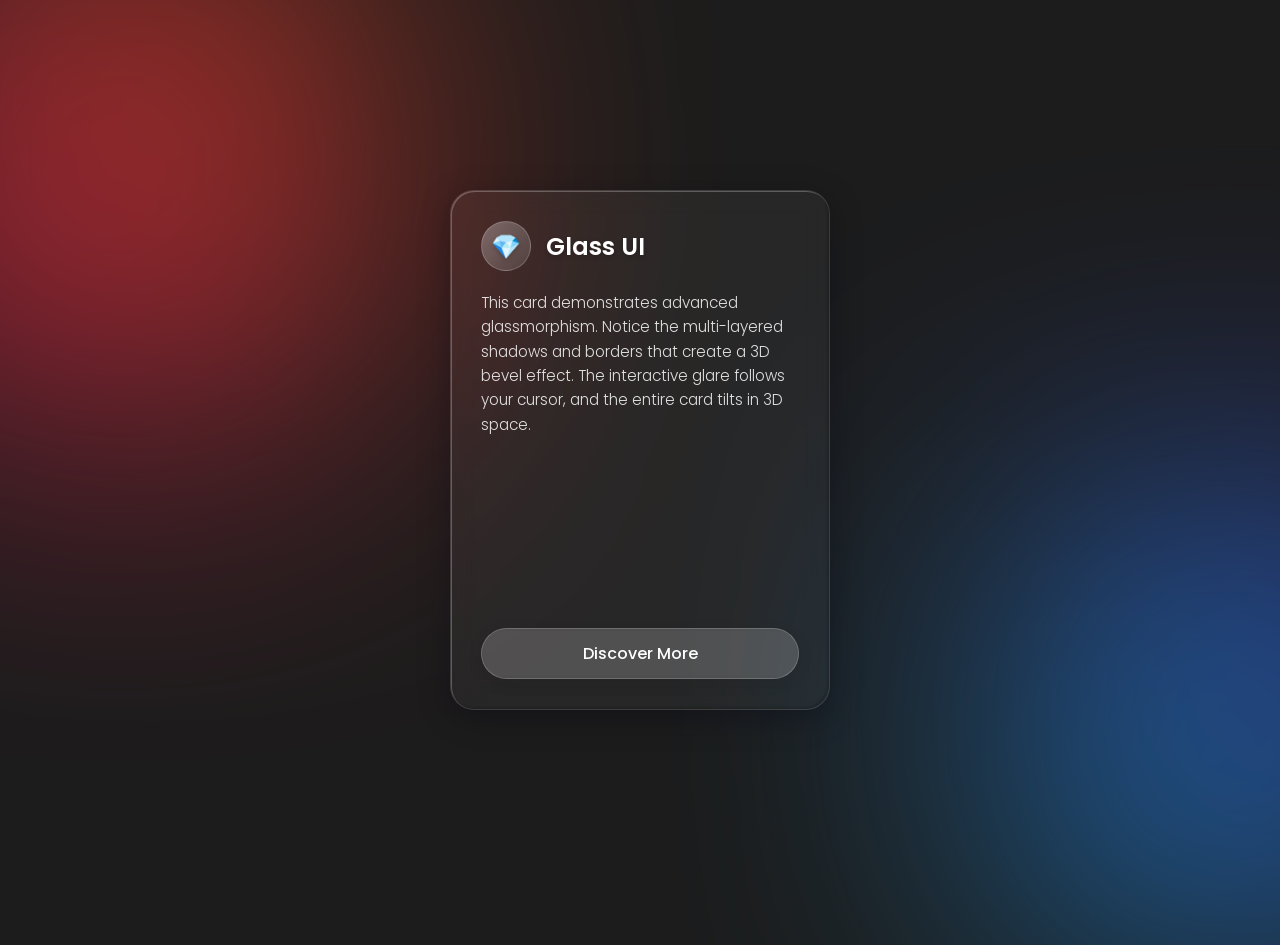
<file: glass.html>
<!DOCTYPE html>
<html lang="en">

<head>
    <meta charset="UTF-8">
    <meta name="viewport" content="width=device-width, initial-scale=1.0">
    <title>Advanced Glassmorphism Showcase</title>
    <style>
        /* Sourcing a clean, modern font */
        @import url('https://fonts.googleapis.com/css2?family=Poppins:wght@300;400;500;600&display=swap');

        :root {
            --card-width: 380px;
            --card-height: 520px;
        }

        * {
            margin: 0;
            padding: 0;
            box-sizing: border-box;
        }

        body {
            font-family: 'Poppins', sans-serif;
            min-height: 100vh;
            display: grid;
            place-items: center;
            /* The background is crucial for the glass effect to be visible */
            background: #1c1c1c;
            color: #fff;
            overflow: hidden;
            /* Hide the overflow from the animated shapes */
            position: relative;
            /* Positioning context for the shapes */
        }

        /* Animated background shapes for a dynamic feel */
        .shape {
            position: absolute;
            border-radius: 50%;
            filter: blur(150px);
            opacity: 0.8;
        }

        .shape-1 {
            width: 500px;
            height: 500px;
            background: linear-gradient(45deg, #ff0077, #ff6600);
            top: -10%;
            left: -10%;
            animation: move 20s infinite alternate;
        }

        .shape-2 {
            width: 450px;
            height: 450px;
            background: linear-gradient(45deg, #00eeff, #4e11ff);
            bottom: -5%;
            right: -15%;
            animation: move 25s infinite alternate-reverse;
        }

        @keyframes move {
            from {
                transform: translate(0, 0) rotate(0deg);
            }

            to {
                transform: translate(100px, 200px) rotate(360deg);
            }
        }

        /* The main container for the glass card */
        .card-container {
            position: relative;
            width: var(--card-width);
            height: var(--card-height);
            /* This will create the 3D tilt effect on hover */
            perspective: 1000px;
        }

        /* The Glass Card */
        .glass-card {
            position: relative;
            width: 100%;
            height: 100%;
            border-radius: 24px;
            overflow: hidden;
            /* Important for the glare effect */

            /* --- Core Glassmorphism Properties --- */
            background: rgba(255, 255, 255, 0.05);
            /* Minimal base color */
            backdrop-filter: blur(12px) saturate(120%);
            -webkit-backdrop-filter: blur(12px) saturate(120%);
            /* For Safari */

            /* --- Advanced Border & Shadow System --- */
            /* This creates the illusion of varied border thickness and lighting */
            border: 1px solid rgba(255, 255, 255, 0.1);
            box-shadow:
                /* Outer soft shadow for depth */
                0 8px 32px rgba(2, 1, 19, 0.3),
                /* Inner highlight (Top-Left) - creates a thick, bright edge */
                inset 1px 1px 0px 0px rgba(255, 255, 255, 0.25),
                /* Inner shadow (Bottom-Right) - creates a thick, dark edge */
                inset -2px -2px 2px 0px rgba(0, 0, 0, 0.15);


            /* Smooth transition for the tilt effect */
            transition: transform 0.6s cubic-bezier(0.165, 0.84, 0.44, 1);

            /* Preparing for the mouse-move JS */
            transform-style: preserve-3d;
        }

        /* --- Interactive 3D Tilt Effect on Hover --- */
        .card-container:hover .glass-card {
            transform: rotateY(var(--rotate-y, 0)) rotateX(var(--rotate-x, 0));
        }

        /* --- Interactive Mouse-Reactive Glare --- */
        /* This pseudo-element creates a light that follows the cursor */
        .glass-card::before {
            content: "";
            position: absolute;
            top: 0;
            left: 0;
            right: 0;
            bottom: 0;
            background: radial-gradient(circle at var(--mouse-x, 0) var(--mouse-y, 0),
                    rgba(255, 255, 255, 0.3) 0%,
                    rgba(255, 255, 255, 0) 40%);
            border-radius: inherit;
            opacity: 0;
            transition: opacity 0.5s;
            z-index: 2;
            /* Sits above the content but below the top layer */
            pointer-events: none;
            /* Allows clicks to go through */
        }

        .card-container:hover .glass-card::before {
            opacity: 1;
        }

        /* Content inside the card */
        .card-content {
            padding: 30px;
            display: flex;
            flex-direction: column;
            height: 100%;
            position: relative;
            z-index: 1;
            /* Applying a 3d transform to the content itself makes it pop out */
            transform: translateZ(50px);
        }

        .card-header {
            display: flex;
            align-items: center;
            gap: 15px;
            margin-bottom: 20px;
        }

        .card-icon {
            width: 50px;
            height: 50px;
            background: linear-gradient(135deg, rgba(255, 255, 255, 0.3), rgba(255, 255, 255, 0.1));
            border-radius: 50%;
            display: grid;
            place-items: center;
            border: 1px solid rgba(255, 255, 255, 0.2);
            font-size: 24px;
            text-shadow: 0 2px 4px rgba(0, 0, 0, 0.2);
        }

        .card-title {
            font-size: 1.5rem;
            font-weight: 600;
            text-shadow: 0 2px 5px rgba(0, 0, 0, 0.2);
        }

        .card-body {
            font-size: 0.95rem;
            font-weight: 300;
            line-height: 1.6;
            color: rgba(255, 255, 255, 0.85);
            margin-bottom: auto;
            /* Pushes button to the bottom */
        }

        .card-button {
            margin-top: 30px;
            padding: 12px 24px;
            border-radius: 50px;
            text-align: center;
            font-weight: 500;
            color: #fff;
            text-decoration: none;

            /* Giving the button its own glass effect */
            background: rgba(255, 255, 255, 0.15);
            border: 1px solid rgba(255, 255, 255, 0.2);
            box-shadow: 0 4px 15px rgba(0, 0, 0, 0.1);
            backdrop-filter: blur(2px);
            -webkit-backdrop-filter: blur(2px);
            transition: all 0.3s ease;
        }

        .card-button:hover {
            background: rgba(255, 255, 255, 0.25);
            box-shadow: 0 6px 20px rgba(255, 255, 255, 0.2);
            transform: translateY(-2px);
        }
    </style>
</head>

<body>

    <!-- The background shapes -->
    <div class="shape shape-1"></div>
    <div class="shape shape-2"></div>

    <div class="card-container">
        <div class="glass-card">
            <div class="card-content">
                <div class="card-header">
                    <div class="card-icon">💎</div>
                    <h2 class="card-title">Glass UI</h2>
                </div>
                <p class="card-body">
                    This card demonstrates advanced glassmorphism. Notice the multi-layered shadows and borders that
                    create a 3D bevel effect. The interactive glare follows your cursor, and the entire card tilts in 3D
                    space.
                </p>
                <a href="#" class="card-button">Discover More</a>
            </div>
        </div>
    </div>

    <script>
        const cardContainer = document.querySelector('.card-container');
        const card = document.querySelector('.glass-card');

        // --- Mouse-reactive Glare Effect ---
        card.addEventListener('mousemove', e => {
            const rect = card.getBoundingClientRect();
            // Calculate mouse position relative to the card's top-left corner
            const x = e.clientX - rect.left;
            const y = e.clientY - rect.top;

            // Set CSS custom properties for the radial gradient
            card.style.setProperty('--mouse-x', `${x}px`);
            card.style.setProperty('--mouse-y', `${y}px`);
        });

        // --- 3D Tilt Effect on Hover ---
        cardContainer.addEventListener('mousemove', e => {
            const rect = cardContainer.getBoundingClientRect();
            const x = e.clientX - rect.left;
            const y = e.clientY - rect.top;

            // Calculate rotation values based on mouse position
            // The further from the center, the more it rotates
            const centerX = rect.width / 2;
            const centerY = rect.height / 2;

            const rotateX = (y - centerY) / centerY * -10; // Max rotation 10deg
            const rotateY = (x - centerX) / centerX * 10;  // Max rotation 10deg

            card.style.setProperty('--rotate-x', `${rotateX}deg`);
            card.style.setProperty('--rotate-y', `${rotateY}deg`);
        });

        // Reset transform when the mouse leaves the container
        cardContainer.addEventListener('mouseleave', () => {
            card.style.setProperty('--rotate-x', '0deg');
            card.style.setProperty('--rotate-y', '0deg');
        });

    </script>
</body>

</html>
</file>
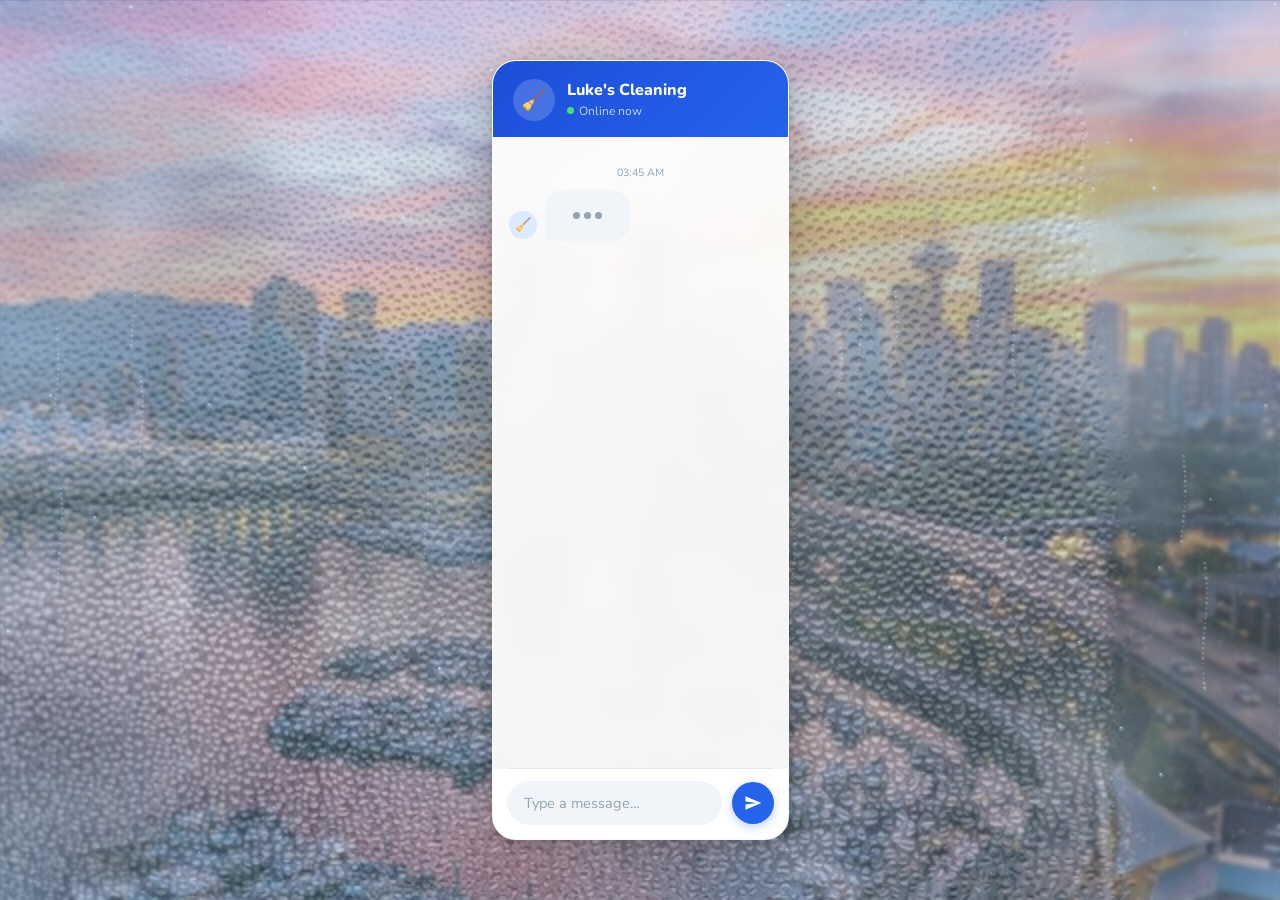
<file: luke-chat.html>
<!DOCTYPE html>
<html lang="en">

<head>
  <meta charset="UTF-8" />
  <meta name="viewport" content="width=device-width, initial-scale=1.0" />
  <title>Luke's Cleaning — Chat</title>
  <link
    href="https://fonts.googleapis.com/css2?family=Nunito:wght@400;500;600;700;800&family=Nunito+Sans:wght@400;500;600&display=swap"
    rel="stylesheet" />
  <style>
    :root {
      --blue-deep: #1D4ED8;
      --blue-mid: #2563EB;
      --blue-light: #DBEAFE;
      --blue-pale: #EFF6FF;
      --grey-bg: #F1F5F9;
      --grey-light: #E2E8F0;
      --grey-mid: #94A3B8;
      --grey-text: #475569;
      --text-dark: #1E293B;
      --white: #FFFFFF;
      --success: #10B981;
      --radius-lg: 18px;
      --radius-md: 12px;
      --radius-sm: 8px;
      --shadow: 0 4px 24px rgba(37, 99, 235, 0.10);
      --shadow-sm: 0 2px 8px rgba(0, 0, 0, 0.07);
    }

    *,
    *::before,
    *::after {
      box-sizing: border-box;
      margin: 0;
      padding: 0;
    }

    body {
      font-family: 'Nunito Sans', sans-serif;
      margin: 0; padding: 0;
      min-height: 100vh;
      display: flex;
      align-items: center;
      justify-content: center;
      overflow: hidden;
      background: #0a0a0f;
    }

    /* ── CONDENSATION GLASS BACKGROUND ── */
    .bg-scene {
      position: fixed; inset: 0; z-index: 0;
    }
    .bg-image {
      position: absolute; inset: 0;
      background: url('assets/city_sunset_generated.png') no-repeat center center;
      background-size: cover;
    }
    .bg-frost {
      position: absolute; inset: 0;
      background: rgba(200, 220, 240, 0.15);
      backdrop-filter: blur(2px);
      -webkit-backdrop-filter: blur(2px);
    }
    #condensation-canvas {
      position: absolute; inset: 0;
      z-index: 2;
    }
    .bg-scene-interactive {
      position: fixed; inset: 0; z-index: 3;
      cursor: none;
    }

    /* ── CHAT SHELL (glassmorphism) ── */
    .chat-wrapper {
      position: relative; z-index: 10;
      padding: 16px;
    }

    /* ── CHAT SHELL ── */
    .chat-shell {
      width: 100%;
      max-width: 480px;
      height: 92vh;
      max-height: 780px;
      background: rgba(255,255,255,0.92);
      backdrop-filter: blur(12px);
      -webkit-backdrop-filter: blur(12px);
      border-radius: 24px;
      border: 1px solid rgba(255,255,255,0.3);
      box-shadow:
        0 8px 48px rgba(0, 0, 0, 0.25),
        0 2px 12px rgba(0, 0, 0, 0.12),
        inset 0 1px 0 rgba(255,255,255,0.5);
      display: flex;
      flex-direction: column;
      overflow: hidden;
      animation: rise .45s cubic-bezier(.22, 1, .36, 1) both;
    }

    @keyframes rise {
      from {
        opacity: 0;
        transform: translateY(22px);
      }

      to {
        opacity: 1;
        transform: translateY(0);
      }
    }

    /* ── HEADER ── */
    .chat-header {
      background: linear-gradient(135deg, var(--blue-deep) 0%, var(--blue-mid) 100%);
      padding: 18px 20px 16px;
      display: flex;
      align-items: center;
      gap: 12px;
      flex-shrink: 0;
    }

    .header-avatar {
      width: 42px;
      height: 42px;
      background: rgba(255, 255, 255, 0.18);
      border-radius: 50%;
      display: flex;
      align-items: center;
      justify-content: center;
      font-size: 20px;
      flex-shrink: 0;
    }

    .header-info {
      flex: 1;
    }

    .header-name {
      font-family: 'Nunito', sans-serif;
      font-weight: 800;
      font-size: 16px;
      color: var(--white);
      line-height: 1.2;
    }

    .header-status {
      font-size: 12px;
      color: rgba(255, 255, 255, 0.75);
      display: flex;
      align-items: center;
      gap: 5px;
      margin-top: 2px;
    }

    .status-dot {
      width: 7px;
      height: 7px;
      background: #4ADE80;
      border-radius: 50%;
      animation: pulse-dot 2s ease-in-out infinite;
    }

    @keyframes pulse-dot {

      0%,
      100% {
        opacity: 1;
      }

      50% {
        opacity: .4;
      }
    }

    /* ── MESSAGES AREA ── */
    .chat-messages {
      flex: 1;
      overflow-y: auto;
      padding: 20px 16px 8px;
      display: flex;
      flex-direction: column;
      gap: 6px;
      scroll-behavior: smooth;
    }

    .chat-messages::-webkit-scrollbar {
      width: 4px;
    }

    .chat-messages::-webkit-scrollbar-track {
      background: transparent;
    }

    .chat-messages::-webkit-scrollbar-thumb {
      background: var(--grey-light);
      border-radius: 4px;
    }

    /* ── MESSAGE ROWS ── */
    .msg-row {
      display: flex;
      align-items: flex-end;
      gap: 8px;
      animation: fadeUp .28s ease both;
    }

    @keyframes fadeUp {
      from {
        opacity: 0;
        transform: translateY(8px);
      }

      to {
        opacity: 1;
        transform: translateY(0);
      }
    }

    .msg-row.user {
      flex-direction: row-reverse;
    }

    .msg-avatar {
      width: 28px;
      height: 28px;
      background: var(--blue-light);
      border-radius: 50%;
      display: flex;
      align-items: center;
      justify-content: center;
      font-size: 13px;
      flex-shrink: 0;
      margin-bottom: 2px;
    }

    .bubble {
      max-width: 78%;
      padding: 10px 14px;
      border-radius: var(--radius-lg);
      font-size: 14.5px;
      line-height: 1.55;
      color: var(--text-dark);
    }

    .msg-row.bot .bubble {
      background: var(--grey-bg);
      border-bottom-left-radius: 4px;
    }

    .msg-row.user .bubble {
      background: var(--blue-mid);
      color: var(--white);
      border-bottom-right-radius: 4px;
    }

    /* system / action log rows */
    .msg-row.system {
      justify-content: center;
      margin: 4px 0;
    }

    .system-pill {
      background: var(--blue-pale);
      border: 1px solid var(--blue-light);
      color: var(--blue-deep);
      font-size: 11.5px;
      font-weight: 600;
      padding: 4px 12px;
      border-radius: 20px;
    }

    /* ── TYPING INDICATOR ── */
    .typing-indicator {
      display: flex;
      align-items: center;
      gap: 4px;
      padding: 12px 14px;
    }

    .typing-indicator span {
      width: 7px;
      height: 7px;
      background: var(--grey-mid);
      border-radius: 50%;
      animation: bounce 1.2s ease-in-out infinite;
    }

    .typing-indicator span:nth-child(2) {
      animation-delay: .18s;
    }

    .typing-indicator span:nth-child(3) {
      animation-delay: .36s;
    }

    @keyframes bounce {

      0%,
      60%,
      100% {
        transform: translateY(0);
      }

      30% {
        transform: translateY(-6px);
      }
    }

    /* ── QUICK REPLIES ── */
    .quick-replies {
      display: flex;
      flex-wrap: wrap;
      gap: 8px;
      padding: 4px 0 10px 36px;
      animation: fadeUp .3s ease both;
    }

    .qr-btn {
      background: var(--white);
      border: 1.5px solid var(--blue-mid);
      color: var(--blue-mid);
      font-family: 'Nunito', sans-serif;
      font-weight: 700;
      font-size: 13px;
      padding: 7px 13px;
      border-radius: 20px;
      cursor: pointer;
      transition: all .18s ease;
      white-space: nowrap;
    }

    .qr-btn:hover {
      background: var(--blue-mid);
      color: var(--white);
      transform: translateY(-1px);
      box-shadow: 0 4px 12px rgba(37, 99, 235, 0.25);
    }

    .qr-btn.primary {
      background: var(--blue-mid);
      color: var(--white);
    }

    .qr-btn.primary:hover {
      background: var(--blue-deep);
    }

    /* ── QUOTE FORM CARD ── */
    .form-card {
      background: var(--white);
      border: 1.5px solid var(--blue-light);
      border-radius: var(--radius-lg);
      padding: 18px;
      margin: 4px 0 4px 36px;
      box-shadow: var(--shadow-sm);
      animation: fadeUp .3s ease both;
    }

    .form-card-title {
      font-family: 'Nunito', sans-serif;
      font-weight: 800;
      font-size: 15px;
      color: var(--blue-deep);
      margin-bottom: 14px;
      display: flex;
      align-items: center;
      gap: 7px;
    }

    .form-group {
      margin-bottom: 12px;
    }

    .form-label {
      display: block;
      font-size: 12px;
      font-weight: 700;
      color: var(--grey-text);
      margin-bottom: 5px;
      text-transform: uppercase;
      letter-spacing: .04em;
    }

    .form-select,
    .form-input {
      width: 100%;
      padding: 9px 12px;
      border: 1.5px solid var(--grey-light);
      border-radius: var(--radius-sm);
      font-family: 'Nunito Sans', sans-serif;
      font-size: 14px;
      color: var(--text-dark);
      background: var(--grey-bg);
      outline: none;
      transition: border-color .15s;
      appearance: none;
    }

    .form-select:focus,
    .form-input:focus {
      border-color: var(--blue-mid);
      background: var(--white);
    }

    .form-select.error,
    .form-input.error {
      border-color: #EF4444;
      background: #FEF2F2;
    }

    .form-row {
      display: flex;
      gap: 10px;
    }

    .form-row .form-group {
      flex: 1;
    }

    .checkbox-grid {
      display: grid;
      grid-template-columns: 1fr 1fr;
      gap: 6px;
    }

    .checkbox-item {
      display: flex;
      align-items: center;
      gap: 7px;
      background: var(--grey-bg);
      border: 1.5px solid var(--grey-light);
      border-radius: var(--radius-sm);
      padding: 7px 10px;
      cursor: pointer;
      font-size: 13px;
      font-weight: 600;
      color: var(--grey-text);
      transition: all .15s;
      user-select: none;
    }

    .checkbox-item input {
      display: none;
    }

    .checkbox-item.checked {
      background: var(--blue-pale);
      border-color: var(--blue-mid);
      color: var(--blue-deep);
    }

    .submit-btn {
      width: 100%;
      padding: 11px;
      background: linear-gradient(135deg, var(--blue-mid), var(--blue-deep));
      color: var(--white);
      border: none;
      border-radius: var(--radius-md);
      font-family: 'Nunito', sans-serif;
      font-weight: 800;
      font-size: 15px;
      cursor: pointer;
      transition: all .18s ease;
      margin-top: 4px;
      letter-spacing: .02em;
    }

    .submit-btn:hover {
      transform: translateY(-1px);
      box-shadow: 0 6px 20px rgba(37, 99, 235, 0.3);
    }

    .submit-btn:active {
      transform: translateY(0);
    }
    .submit-btn:disabled {
      opacity: 0.6;
      cursor: not-allowed;
      transform: none;
    }

    /* ── SUBURB AUTOCOMPLETE ── */
    .suburb-wrapper { position: relative; }
    .suburb-dropdown {
      position: absolute; top: 100%; left: 0; right: 0; z-index: 10;
      background: var(--white); border: 1.5px solid var(--blue-light);
      border-radius: 0 0 var(--radius-sm) var(--radius-sm);
      max-height: 160px; overflow-y: auto;
      box-shadow: var(--shadow-sm); display: none;
    }
    .suburb-dropdown.open { display: block; }
    .suburb-option {
      padding: 8px 12px; font-size: 13px; cursor: pointer;
      color: var(--text-dark); transition: background .1s;
    }
    .suburb-option:hover, .suburb-option.active {
      background: var(--blue-pale); color: var(--blue-deep);
    }

    /* ── ESTIMATE CARD ── */
    .estimate-card {
      background: linear-gradient(135deg, #EFF6FF 0%, #DBEAFE 100%);
      border: 1.5px solid var(--blue-light);
      border-radius: var(--radius-lg);
      padding: 16px 18px; margin: 6px 0 6px 36px;
      animation: fadeUp .3s ease both;
    }
    .estimate-title {
      font-family: 'Nunito', sans-serif; font-weight: 800;
      font-size: 14px; color: var(--blue-deep); margin-bottom: 10px;
    }
    .estimate-line {
      display: flex; justify-content: space-between;
      font-size: 13px; padding: 3px 0; color: var(--grey-text);
    }
    .estimate-line .label { font-weight: 600; }
    .estimate-line .price { font-weight: 700; color: var(--text-dark); }
    .estimate-total {
      display: flex; justify-content: space-between;
      font-size: 15px; padding: 8px 0 0; margin-top: 8px;
      border-top: 1.5px solid var(--blue-light);
      font-family: 'Nunito', sans-serif; font-weight: 800;
      color: var(--blue-deep);
    }
    .estimate-note {
      font-size: 11px; color: var(--grey-mid); margin-top: 8px;
      line-height: 1.4;
    }

    /* ── DIVIDER ── */
    .chat-divider {
      height: 1px;
      background: var(--grey-light);
      margin: 0 16px;
      flex-shrink: 0;
    }

    /* ── INPUT BAR ── */
    .chat-input-bar {
      padding: 12px 14px 14px;
      display: flex;
      align-items: center;
      gap: 10px;
      background: var(--white);
      flex-shrink: 0;
    }

    .chat-input {
      flex: 1;
      padding: 11px 16px;
      background: var(--grey-bg);
      border: 1.5px solid transparent;
      border-radius: 24px;
      font-family: 'Nunito Sans', sans-serif;
      font-size: 14.5px;
      color: var(--text-dark);
      outline: none;
      transition: border-color .15s, background .15s;
      resize: none;
      height: 44px;
      line-height: 1.4;
    }

    .chat-input:focus {
      border-color: var(--blue-mid);
      background: var(--white);
    }

    .chat-input::placeholder {
      color: var(--grey-mid);
    }

    .send-btn {
      width: 42px;
      height: 42px;
      background: var(--blue-mid);
      border: none;
      border-radius: 50%;
      cursor: pointer;
      display: flex;
      align-items: center;
      justify-content: center;
      flex-shrink: 0;
      transition: all .18s ease;
      box-shadow: 0 3px 10px rgba(37, 99, 235, 0.3);
    }

    .send-btn:hover {
      background: var(--blue-deep);
      transform: scale(1.05);
    }

    .send-btn:active {
      transform: scale(.96);
    }

    .send-btn svg {
      width: 18px;
      height: 18px;
      fill: white;
    }

    /* ── TIMESTAMP ── */
    .msg-time {
      font-size: 10.5px;
      color: var(--grey-mid);
      text-align: center;
      margin: 8px 0 4px;
    }

    /* ── LOCKED INPUT ── */
    .chat-input-bar.locked .chat-input {
      pointer-events: none; opacity: 0.5;
    }
    .chat-input-bar.locked .send-btn {
      pointer-events: none; opacity: 0.4;
    }

    /* ── CONFIRMATION CARD ── */
    .confirm-card {
      background: linear-gradient(135deg, #ECFDF5 0%, #D1FAE5 100%);
      border: 1.5px solid #6EE7B7;
      border-radius: var(--radius-lg);
      padding: 16px 18px; margin: 6px 0 6px 36px;
      animation: fadeUp .3s ease both;
      text-align: center;
    }
    .confirm-card .confirm-icon { font-size: 28px; margin-bottom: 6px; }
    .confirm-card .confirm-title {
      font-family: 'Nunito', sans-serif; font-weight: 800;
      font-size: 14px; color: #065F46; margin-bottom: 4px;
    }
    .confirm-card .confirm-text {
      font-size: 12.5px; color: #047857; line-height: 1.5;
    }
  </style>
</head>

<body>

  <!-- CONDENSATION GLASS BACKGROUND -->
  <div class="bg-scene">
    <div class="bg-image"></div>
    <div class="bg-frost"></div>
    <canvas id="condensation-canvas"></canvas>
  </div>
  <div class="bg-scene-interactive" id="bg-interactive"></div>

  <div class="chat-wrapper">
  <div class="chat-shell">

    <!-- HEADER -->
    <div class="chat-header">
      <div class="header-avatar">🧹</div>
      <div class="header-info">
        <div class="header-name">Luke's Cleaning</div>
        <div class="header-status">
          <span class="status-dot"></span>
          Online now
        </div>
      </div>
    </div>

    <!-- MESSAGES -->
    <div class="chat-messages" id="messages">
      <div class="msg-time" id="time-label"></div>
    </div>

    <!-- DIVIDER -->
    <div class="chat-divider"></div>

    <!-- INPUT BAR -->
    <div class="chat-input-bar">
      <input class="chat-input" id="chat-input" type="text" placeholder="Type a message…" autocomplete="off"
        onkeydown="handleKey(event)" />
      <button class="send-btn" onclick="handleSend()">
        <svg viewBox="0 0 24 24" xmlns="http://www.w3.org/2000/svg">
          <path d="M2.01 21L23 12 2.01 3 2 10l15 2-15 2z" />
        </svg>
      </button>
    </div>
  </div><!-- end chat-shell -->
  </div><!-- end chat-wrapper -->

  <script>
    // ── CONDENSATION ON GLASS (FLOAT32 ALPHA MAP — PERFECT GRADIENT CAP) ──
    (function() {
      const canvas = document.getElementById('condensation-canvas');
      const ctx = canvas.getContext('2d');
      const interactive = document.getElementById('bg-interactive');
      let W, H;
      let mouseX = -1000, mouseY = -1000;
      let isHovering = false;
      // Queue of mouse positions to process — ensures continuous polyline even at high speed
      let mouseQueue = [];
      const REFORM_MULTIPLIER = 0.99995; // Ultra slow fade-out multiplier (preserves circle radius)
      const SCALE = 2; // Downscale factor for the alpha map (2 = half res)

      // Responsive wipe radius
      function getWipeRadius() {
        return Math.min(W, H) * 0.08;
      }

      // Offscreen canvases
      let fogCanvas, fogCtx;

      // Float32 alpha map
      let alphaMap; // Float32Array, values 0..1
      let mapW, mapH;
      let mapCanvas, mapCtx; // Small canvas to render the alpha map to

      const droplets = [];
      let imgLoaded = false;
      const frostTexture = new Image();
      frostTexture.src = 'assets/condensation-smooth.png';
      frostTexture.onload = () => {
        imgLoaded = true;
        if(W && H) initFog();
      };

      function resize() {
        W = canvas.width = window.innerWidth;
        H = canvas.height = window.innerHeight;
        initAlphaMap();
      }

      function initAlphaMap() {
        mapW = Math.ceil(W / SCALE);
        mapH = Math.ceil(H / SCALE);
        alphaMap = new Float32Array(mapW * mapH);
        frameMap = new Float32Array(mapW * mapH);
        
        mapCanvas = document.createElement('canvas');
        mapCanvas.width = mapW;
        mapCanvas.height = mapH;
        mapCtx = mapCanvas.getContext('2d');
        initFog();
        initDroplets();
      }

      function initFog() {
        fogCanvas = document.createElement('canvas');
        fogCanvas.width = W; fogCanvas.height = H;
        fogCtx = fogCanvas.getContext('2d');
        
        fogCtx.fillStyle = 'rgba(200, 220, 240, 0.8)';
        fogCtx.fillRect(0, 0, W, H);

        if (imgLoaded) {
            fogCtx.globalCompositeOperation = 'overlay';
            fogCtx.globalAlpha = 0.55;
            const pat = fogCtx.createPattern(frostTexture, 'repeat');
            const m = new DOMMatrix();
            m.a = 2.0; m.d = 2.0;
            pat.setTransform(m);
            mapCtx.clearRect(0, 0, mapW, mapH);
        fogCtx.clearRect(0, 0, W, H);
        
        frameMap.fill(0); // Reset this frame's wipe accumulation buffer
            fogCtx.fillStyle = pat;
            fogCtx.fillRect(0, 0, W, H);
            fogCtx.globalCompositeOperation = 'source-over';
            fogCtx.globalAlpha = 1.0;
        }

        for (let i = 0; i < 40; i++) {
          const x = Math.random() * W;
          const y = Math.random() * H;
          const r = Math.random() * 200 + 80;
          const grad = fogCtx.createRadialGradient(x, y, 0, x, y, r);
          grad.addColorStop(0, `rgba(240, 248, 255, ${Math.random()*0.15+0.05})`);
          grad.addColorStop(1, 'transparent');
          fogCtx.fillStyle = grad;
          fogCtx.fillRect(x - r, y - r, r * 2, r * 2);
        }
      }

      // ── Update the alpha map along the mouse path ──
      // This enforces a MAXIMUM CAPACITY based on distance, so hovering in one place
      // ALWAYS forms a gradient and NEVER fully clears in a perfect flat circle.
      // We calculate the shortest distance from each pixel to the line segment
      // connecting the previous mouse position to the current one. This forms
      // a PERFECT, mathematically continuous capsule shape with absolutely ZERO
      // overlapping circles or scalloped edges. 
      function updateAlphaMapSegment(lx, ly, mx, my) {
        if (!isHovering) return;
        
        const radius = getWipeRadius();
        const mapRadius = radius / SCALE;
        
        // Bounding box for the ENTIRE line sweep
        const sweepMinX = Math.min(lx, mx) / SCALE - mapRadius - 1;
        const sweepMaxX = Math.max(lx, mx) / SCALE + mapRadius + 1;
        const sweepMinY = Math.min(ly, my) / SCALE - mapRadius - 1;
        const sweepMaxY = Math.max(ly, my) / SCALE + mapRadius + 1;
        
        const x0 = Math.max(0, Math.floor(sweepMinX));
        const x1 = Math.min(mapW - 1, Math.ceil(sweepMaxX));
        const y0 = Math.max(0, Math.floor(sweepMinY));
        const y1 = Math.min(mapH - 1, Math.ceil(sweepMaxY));

        const ax = lx / SCALE;
        const ay = ly / SCALE;
        const bx = mx / SCALE;
        const by = my / SCALE;
        
        // Vector AB from previous mouse (A) to current mouse (B)
        const abx = bx - ax;
        const aby = by - ay;
        const lenSq = abx * abx + aby * aby;

        for (let y = y0; y <= y1; y++) {
          for (let x = x0; x <= x1; x++) {
            
            // Vector AP from previous mouse (A) to pixel (P)
            const apx = x - ax;
            const apy = y - ay;
            
            // Project AP onto AB to find the closest point strictly on the line segment
            let t = -1;
            if (lenSq !== 0) {
              t = (apx * abx + apy * aby) / lenSq;
            }
            
            let cx, cy;
            if (t <= 0) {
               // closest point is A (segment start)
               cx = ax; cy = ay;
            } else if (t >= 1) {
               // closest point is B (segment end)
               cx = bx; cy = by;
            } else {
               // closest point lies on the line segment AB
               cx = ax + t * abx;
               cy = ay + t * aby;
            }
            
            // Calculate pure distance from pixel to the closest point on segment
            const distToLineX = x - cx;
            const distToLineY = y - cy;
            const d = Math.sqrt(distToLineX * distToLineX + distToLineY * distToLineY);
            
            const tDist = d / mapRadius; // 0 exactly on the line, 1 at the edge
            
            if (tDist < 1) {
              // Flat clear brush with slight edge anti-aliasing
              let strength = 0.08; // Accumulation per frame
              if (tDist > 0.9) {
                 strength *= (1 - tDist) * 10; // Very tight soft edge
              }
              
              const idx = y * mapW + x;
              // Set the maximum wipe strength for this single frame (prevents overlapping multiplier dots)
              if (frameMap[idx] < strength) {
                frameMap[idx] = strength;
              }
            }
          }
        }
      }

      // ── Process dual maps: Accumulate wipe and Fade visuals ──
      function processAlphaMaps() {
        for (let i = 0; i < alphaMap.length; i++) {
          // Accumulate wipe opacity from this frame
          if (frameMap[i] > 0) {
            alphaMap[i] = Math.min(0.95, alphaMap[i] + frameMap[i]);
          }
          
          // Recondensation (slowly fade the clear area over time)
          if (alphaMap[i] > 0) {
            alphaMap[i] *= REFORM_MULTIPLIER;
            if (alphaMap[i] < 0.005) {
              alphaMap[i] = 0;
            }
          }
        }
      }

      // ── Render the Float32 alpha map to the small canvas ──
      function renderMask() {
        const imgData = mapCtx.createImageData(mapW, mapH);
        const data = imgData.data;
        for (let i = 0; i < alphaMap.length; i++) {
          const a = alphaMap[i];
          const idx = i * 4;
          data[idx] = 0;
          data[idx + 1] = 0;
          data[idx + 2] = 0;
          data[idx + 3] = Math.round(a * 255);
        }
        mapCtx.putImageData(imgData, 0, 0);
      }

      class Droplet {
        constructor() { this.reset(); }
        reset() {
          this.x = Math.random() * W;
          this.y = Math.random() * H;
          this.radius = Math.random() * 2.5 + 1.2; 
          this.opacity = Math.random() * 0.4 + 0.2;
        }
        update() {
          if (isHovering) {
            const rx = Math.floor(this.x / SCALE);
            const ry = Math.floor(this.y / SCALE);
            if (rx >= 0 && rx < mapW && ry >= 0 && ry < mapH) {
              const idx = ry * mapW + rx;
              // Droplets evaporate instantly when touched by any swipe
              if (frameMap[idx] > 0.01 || alphaMap[idx] > 0.8) {
                this.reset();
              }
            }
          }
        }
        draw(drawCtx) {
          let r = this.radius;
          const grad = drawCtx.createRadialGradient(this.x - r*0.2, this.y - r*0.2, 0, this.x, this.y, r);
          grad.addColorStop(0, `rgba(255, 255, 255, ${this.opacity * 0.95})`);
          grad.addColorStop(0.5, `rgba(200, 225, 250, ${this.opacity * 0.6})`);
          grad.addColorStop(1, `rgba(160, 190, 230, ${this.opacity * 0.3})`);
          drawCtx.beginPath(); drawCtx.arc(this.x, this.y, r, 0, Math.PI*2);
          drawCtx.fillStyle = grad; drawCtx.fill();
          drawCtx.beginPath(); drawCtx.arc(this.x - r*0.3, this.y - r*0.3, r*0.25, 0, Math.PI*2);
          drawCtx.fillStyle = `rgba(255, 255, 255, ${this.opacity})`; drawCtx.fill();
        }
      }

      function initDroplets() {
        droplets.length = 0;
        for(let i=0; i<80; i++) droplets.push(new Droplet());
        for(let i=0; i<25; i++){
          let baseX = Math.random() * W;
          let baseY = Math.random() * H * 0.7;
          let len = Math.random() * 100 + 40;
          for(let j=0; j<len; j+=5){
            let d = new Droplet();
            d.x = baseX + Math.sin(j*0.05)*2;
            d.y = baseY + j;
            d.radius = Math.random() * 1.5 + 1; 
            d.opacity = Math.random() * 0.25 + 0.15;
            droplets.push(d);
          }
        }
      }

      window.addEventListener('resize', resize);
      resize();

      interactive.addEventListener('mousemove', (e) => {
        // Push every mouse event into the queue so we never miss a position
        mouseQueue.push({ x: e.clientX, y: e.clientY });
        mouseX = e.clientX;
        mouseY = e.clientY;
        isHovering = true;
      });

      interactive.addEventListener('mouseleave', () => {
        isHovering = false;
        mouseX = -1000;
        mouseY = -1000;
        mouseQueue.length = 0;
      });

      // Track the last processed position across frames for continuity
      let lastControlX = -1000, lastControlY = -1000;
      let lastMidX = -1000, lastMidY = -1000;

      // Animation loop
      function animate() {
        // 1. Process ALL queued mouse segments as a continuous polyline
        if (mouseQueue.length > 0) {
          // If we have no previous position, start from the first queued point
          if (lastControlX === -1000) {
            lastControlX = mouseQueue[0].x;
            lastControlY = mouseQueue[0].y;
            lastMidX = lastControlX;
            lastMidY = lastControlY;
          }
          // Process every queued mouse position using a quadratic bezier through midpoints
          for (let q = 0; q < mouseQueue.length; q++) {
            const p = mouseQueue[q];
            if (p.x === lastControlX && p.y === lastControlY) continue; // Skip identical
            
            const midX = (lastControlX + p.x) / 2;
            const midY = (lastControlY + p.y) / 2;
            
            // Subdivide the curve into 8 linear segments for perfectly smooth capsular overlapping
            const steps = 8; 
            let curX = lastMidX;
            let curY = lastMidY;
            
            for (let i = 1; i <= steps; i++) {
              const t = i / steps;
              // Quadratic bezier formula
              const nextX = (1 - t) * (1 - t) * lastMidX + 2 * (1 - t) * t * lastControlX + t * t * midX;
              const nextY = (1 - t) * (1 - t) * lastMidY + 2 * (1 - t) * t * lastControlY + t * t * midY;
              
              updateAlphaMapSegment(curX, curY, nextX, nextY);
              curX = nextX;
              curY = nextY;
            }
            
            lastControlX = p.x;
            lastControlY = p.y;
            lastMidX = midX;
            lastMidY = midY;
          }
          mouseQueue.length = 0; // Clear the queue
        } else if (isHovering && lastControlX !== -1000) {
          // Mouse is still but hovering — keep applying at current position
          updateAlphaMapSegment(lastControlX, lastControlY, lastControlX, lastControlY);
        }
        
        // 2. Heal the capacity and fade visuals
        processAlphaMaps();
        
        // 3. Render the alpha map to the small mask canvas
        renderMask();

        // 4. Draw fog + droplets
        ctx.clearRect(0, 0, W, H);
        ctx.globalCompositeOperation = 'source-over';
        ctx.drawImage(fogCanvas, 0, 0);

        for(let i=0; i<droplets.length; i++){
          droplets[i].update();
          droplets[i].draw(ctx);
        }

        // 5. Punch holes using the mask (drawn scaled up with bilinear smoothing)
        ctx.globalCompositeOperation = 'destination-out';
        ctx.imageSmoothingEnabled = true;
        ctx.imageSmoothingQuality = 'high';
        ctx.drawImage(mapCanvas, 0, 0, W, H); // Scale from half-res to full-res, browser smooths it
        ctx.globalCompositeOperation = 'source-over';

        requestAnimationFrame(animate);
      }
      animate();
    })();
  </script>

  <script>
    // ── CONFIG ──────────────────────────────────────────────
    const N8N_WEBHOOK = "https://n8n.arfquant.com/webhook/f023815a-3b3a-42e2-97d9-4e1a9ebb3f3b";
    const BOT_NAME = "Luke's Assistant";
    const TYPING_MS = 18; // ms per character for typing animation

    // ── STATE ───────────────────────────────────────────────
    let chatHistory = []; // full history sent to n8n each time
    let quickRepliesShown = false;
    let formShown = false;
    let isProcessing = false;
    let lastMessageTime = 0;

    function lockInput() {
      isProcessing = true;
      const bar = document.querySelector('.chat-input-bar');
      if (bar) bar.classList.add('locked');
    }
    function unlockInput() {
      isProcessing = false;
      const bar = document.querySelector('.chat-input-bar');
      if (bar) bar.classList.remove('locked');
    }

    // ── INIT ─────────────────────────────────────────────────
    document.addEventListener("DOMContentLoaded", () => {
      document.getElementById("time-label").textContent = formatTime(new Date());
      setTimeout(() => {
        showTyping(800).then(() => {
          const greeting = "Hi there! 👋 Welcome to Spotfree. How can I help you today?";
          addBotMessage(greeting, true).then(() => {
            if (!quickRepliesShown) showQuickReplies();
          });
        });
      }, 600);
    });

    // ── QUICK REPLIES ────────────────────────────────────────
    function showQuickReplies() {
      quickRepliesShown = true;
      const container = document.getElementById("messages");

      const qr = document.createElement("div");
      qr.className = "quick-replies";
      qr.id = "quick-replies";
      qr.innerHTML = `
    <button class="qr-btn primary" onclick="handleQuickReply('get_quote')">💰 Get a Quote</button>
    <button class="qr-btn primary" onclick="handleQuickReply('book')">📅 Book a Visit</button>
    <button class="qr-btn primary" onclick="handleQuickReply('callback')">📞 Talk to Luke</button>
    <button class="qr-btn" onclick="handleQuickReply('what_services')">🧹 What services?</button>
    <button class="qr-btn" onclick="handleQuickReply('how_long')">⏱ How long?</button>
    <button class="qr-btn" onclick="handleQuickReply('areas')">📍 What areas?</button>
  `;
      container.appendChild(qr);
      scrollToBottom();
    }

    function removeQuickReplies() {
      const el = document.getElementById("quick-replies");
      if (el) el.remove();
    }

    // ── QUICK REPLY HANDLER ──────────────────────────────────
    // Predetermined responses — no API calls for these
    const QUICK_ANSWERS = {
      what_services: "We offer exterior window cleaning, interior window cleaning, house soft washing, driveway & path water blasting, gutter cleaning, and roof treatments. All exterior property care — Luke brings everything he needs! 🏠",
      how_long: "It depends on the property, but as a rough guide: windows on a standard 3-bed take about 1–2 hours. A full house wash can take 3–5 hours. Luke will give you a more accurate timeframe after seeing your place! ⏱",
      areas: "Luke services all of Auckland — from Albany and the North Shore right down to Manukau and Pukekohe. He even covers Waiheke Island! Drop your suburb in the quote form and we'll confirm 📍"
    };

    function handleQuickReply(action) {
      removeQuickReplies();

      if (action === "get_quote") {
        addUserMessage("💰 Get a Quote", false);
        logSystemEvent("USER_CLICKED_GET_QUOTE", { trigger: "quick_reply_button" });
        setTimeout(() => showQuoteForm(), 400);
        return;
      }

      if (action === "book") {
        addUserMessage("📅 I'd like to book a visit", false);
        logSystemEvent("BOT_TRIGGERED_BOOKING", {});
        lockInput();
        showTyping(600).then(() => {
          addBotMessage("Awesome! Fill in your details below and Luke will be in touch to lock in a time 📅", true).then(() => {
            unlockInput();
            showBookingForm();
          });
        });
        return;
      }

      if (action === "callback") {
        addUserMessage("📞 I'd like to talk to Luke", false);
        logSystemEvent("BOT_TRIGGERED_CALLBACK", {});
        lockInput();
        showTyping(600).then(() => {
          addBotMessage("No worries! Leave your number below and Luke will give you a ring when he's free 📞", true).then(() => {
            unlockInput();
            showCallbackForm();
          });
        });
        return;
      }

      // Predetermined answers — no API call
      const labels = {
        what_services: "What services do you offer?",
        how_long: "How long does it usually take?",
        areas: "What areas do you service?"
      };
      const text = labels[action] || action;
      addUserMessage(text, false);

      const answer = QUICK_ANSWERS[action];
      if (answer) {
        lockInput();
        showTyping(800).then(() => {
          addBotMessage(answer, true).then(() => {
            unlockInput();
          });
        });
      } else {
        sendToN8N(text);
      }
    }

    // ── QUOTE FORM ───────────────────────────────────────────
    function showQuoteForm() {
      if (formShown) return;
      formShown = true;
      lockInput();

      showTyping(800).then(() => {
        addBotMessage("No worries! Fill out the quick form below and I'll give you an estimate right away 😊", true).then(() => {
          unlockInput();
          const container = document.getElementById("messages");
          const card = document.createElement("div");
          card.className = "form-card";
          card.id = "quote-form-card";
          card.innerHTML = `
        <div class="form-card-title">✏️ Quick Quote Details</div>

        <div class="form-group">
          <label class="form-label">Property Type</label>
          <select class="form-select" id="f-property-type" oninput="this.classList.remove('error')">
            <option value="">Select…</option>
            <option value="single_story">Single Story Residential</option>
            <option value="two_story">Two Story Residential</option>
            <option value="three_story">Three Story+ Residential</option>
            <option value="commercial">Commercial / Retail</option>
          </select>
        </div>

        <div class="form-row">
          <div class="form-group">
            <label class="form-label">House Size</label>
            <select class="form-select" id="f-home-size" oninput="this.classList.remove('error')">
              <option value="">—</option>
              <option value="1-2_bed">1 - 2 Bedrooms</option>
              <option value="3-4_bed">3 - 4 Bedrooms</option>
              <option value="5_plus">5+ Bedrooms</option>
            </select>
          </div>
          <div class="form-group">
            <label class="form-label">Water Supply?</label>
            <select class="form-select" id="f-water" oninput="this.classList.remove('error')">
              <option value="">—</option>
              <option value="yes">Yes (Tap)</option>
              <option value="no">No / Tank</option>
            </select>
          </div>
        </div>

        <div class="form-group">
          <label class="form-label">Services Required (select all that apply)</label>
          <div class="checkbox-grid" id="services-grid" style="grid-template-columns: 1fr;">
            <label class="checkbox-item">
              <input type="checkbox" value="Exterior Windows" onchange="this.parentElement.classList.toggle('checked', this.checked); document.getElementById('services-grid').style.border='none'" /> 🪟 Exterior Window Cleaning
            </label>
            <label class="checkbox-item">
              <input type="checkbox" value="Interior Windows" onchange="this.parentElement.classList.toggle('checked', this.checked); document.getElementById('services-grid').style.border='none'" /> ✨ Interior Window Cleaning
            </label>
            <label class="checkbox-item">
              <input type="checkbox" value="House Soft Wash" onchange="this.parentElement.classList.toggle('checked', this.checked); document.getElementById('services-grid').style.border='none'" /> 🏠 House Soft Wash
            </label>
            <label class="checkbox-item">
              <input type="checkbox" value="Water Blasting" onchange="this.parentElement.classList.toggle('checked', this.checked); document.getElementById('services-grid').style.border='none'" /> 💦 Driveway/Path Water Blasting
            </label>
            <label class="checkbox-item">
              <input type="checkbox" value="Gutter Cleaning" onchange="this.parentElement.classList.toggle('checked', this.checked); document.getElementById('services-grid').style.border='none'" /> 🍂 Gutter Cleaning
            </label>
            <label class="checkbox-item">
              <input type="checkbox" value="Roof Treatment" onchange="this.parentElement.classList.toggle('checked', this.checked); document.getElementById('services-grid').style.border='none'" /> 🛖 Roof Treatment
            </label>
          </div>
        </div>

        <div class="form-group">
          <label class="form-label">How often?</label>
          <select class="form-select" id="f-frequency" oninput="this.classList.remove('error')">
            <option value="">Select…</option>
            <option value="one_off">One-off / As needed</option>
            <option value="6_months">Every 6 Months</option>
            <option value="annual">Annual Wash</option>
          </select>
        </div>

        <div class="form-group">
          <label class="form-label">Your Suburb / Area</label>
          <div class="suburb-wrapper">
            <input class="form-input" id="f-suburb" type="text" placeholder="Start typing… e.g. Epsom" autocomplete="off"
              oninput="this.classList.remove('error'); filterSuburbs(this.value)" onfocus="filterSuburbs(this.value)" />
            <div class="suburb-dropdown" id="suburb-dropdown"></div>
          </div>
        </div>

        <button class="submit-btn" id="f-submit-btn" onclick="submitQuoteForm()">Get My Estimate →</button>
      `;
      // Close dropdown when clicking outside
      document.addEventListener('click', function closeDD(e) {
        if (!e.target.closest('.suburb-wrapper')) {
          const dd = document.getElementById('suburb-dropdown');
          if (dd) dd.classList.remove('open');
        }
      });
          container.appendChild(card);
          setTimeout(() => card.scrollIntoView({ behavior: 'smooth', block: 'end' }), 50);
        });
      });
    }

    // ── AUCKLAND SUBURBS ─────────────────────────────────────
    const AUCKLAND_SUBURBS = [
      'Albany','Avondale','Birkenhead','Blockhouse Bay','Botany Downs','Browns Bay',
      'Bucklands Beach','CBD / City Centre','Chatswood','Cockle Bay','Devonport',
      'East Tamaki','Ellerslie','Epsom','Flat Bush','Glen Eden','Glen Innes',
      'Glendowie','Glenfield','Grafton','Greenlane','Grey Lynn','Half Moon Bay',
      'Henderson','Herne Bay','Hobsonville','Howick','Kingsland','Kohimarama',
      'Mairangi Bay','Mangere','Manukau','Manurewa','Massey','Meadowbank',
      'Mission Bay','Mt Albert','Mt Eden','Mt Roskill','Mt Wellington',
      'Newmarket','North Shore','Onehunga','Orakei','Otahuhu','Parnell',
      'Penrose','Point Chevalier','Ponsonby','Pukekohe','Ranui','Remuera',
      'Royal Oak','Sandringham','St Heliers','Stonefields','Takapuna',
      'Te Atatu','Titirangi','Waiheke Island','Westmere','Western Springs'
    ];

    function filterSuburbs(val) {
      const dd = document.getElementById('suburb-dropdown');
      if (!dd) return;
      const q = val.toLowerCase();
      if (q.length < 1) { dd.classList.remove('open'); dd.innerHTML = ''; return; }
      const matches = AUCKLAND_SUBURBS.filter(s => s.toLowerCase().includes(q)).slice(0, 8);
      if (matches.length === 0) { dd.classList.remove('open'); dd.innerHTML = ''; return; }
      dd.innerHTML = matches.map(s => `<div class="suburb-option" onmousedown="pickSuburb('${s}')">${s}</div>`).join('');
      dd.classList.add('open');
    }
    function pickSuburb(name) {
      const input = document.getElementById('f-suburb');
      input.value = name;
      input.classList.remove('error');
      const dd = document.getElementById('suburb-dropdown');
      if (dd) { dd.classList.remove('open'); dd.innerHTML = ''; }
    }

    // ── PRICING ENGINE ────────────────────────────────────────
    // Base prices per service, by property type & size (NZD)
    const PRICING = {
      'Exterior Windows': {
        single_story:  { '1-2_bed': 120, '3-4_bed': 180, '5_plus': 260 },
        two_story:     { '1-2_bed': 180, '3-4_bed': 260, '5_plus': 380 },
        three_story:   { '1-2_bed': 280, '3-4_bed': 380, '5_plus': 500 },
        commercial:    { '1-2_bed': 200, '3-4_bed': 350, '5_plus': 550 }
      },
      'Interior Windows': {
        single_story:  { '1-2_bed': 80,  '3-4_bed': 130, '5_plus': 200 },
        two_story:     { '1-2_bed': 120, '3-4_bed': 180, '5_plus': 280 },
        three_story:   { '1-2_bed': 180, '3-4_bed': 260, '5_plus': 380 },
        commercial:    { '1-2_bed': 150, '3-4_bed': 250, '5_plus': 400 }
      },
      'House Soft Wash': {
        single_story:  { '1-2_bed': 250, '3-4_bed': 350, '5_plus': 500 },
        two_story:     { '1-2_bed': 350, '3-4_bed': 500, '5_plus': 700 },
        three_story:   { '1-2_bed': 500, '3-4_bed': 700, '5_plus': 950 },
        commercial:    { '1-2_bed': 400, '3-4_bed': 600, '5_plus': 900 }
      },
      'Water Blasting': {
        single_story:  { '1-2_bed': 150, '3-4_bed': 220, '5_plus': 320 },
        two_story:     { '1-2_bed': 200, '3-4_bed': 300, '5_plus': 420 },
        three_story:   { '1-2_bed': 280, '3-4_bed': 380, '5_plus': 520 },
        commercial:    { '1-2_bed': 250, '3-4_bed': 400, '5_plus': 600 }
      },
      'Gutter Cleaning': {
        single_story:  { '1-2_bed': 100, '3-4_bed': 150, '5_plus': 220 },
        two_story:     { '1-2_bed': 150, '3-4_bed': 220, '5_plus': 320 },
        three_story:   { '1-2_bed': 220, '3-4_bed': 320, '5_plus': 450 },
        commercial:    { '1-2_bed': 180, '3-4_bed': 280, '5_plus': 420 }
      },
      'Roof Treatment': {
        single_story:  { '1-2_bed': 350, '3-4_bed': 500, '5_plus': 700 },
        two_story:     { '1-2_bed': 500, '3-4_bed': 700, '5_plus': 950 },
        three_story:   { '1-2_bed': 700, '3-4_bed': 950, '5_plus': 1300 },
        commercial:    { '1-2_bed': 550, '3-4_bed': 800, '5_plus': 1100 }
      }
    };

    // Frequency discounts
    const FREQ_DISCOUNT = { one_off: 0, '6_months': 0.10, annual: 0.05 };

    function calculateEstimate(propertyType, homeSize, services, frequency) {
      const lineItems = [];
      let subtotal = 0;
      services.forEach(svc => {
        const base = PRICING[svc]?.[propertyType]?.[homeSize] || 0;
        lineItems.push({ service: svc, price: base });
        subtotal += base;
      });
      const discount = FREQ_DISCOUNT[frequency] || 0;
      const discountAmt = Math.round(subtotal * discount);
      const total = subtotal - discountAmt;
      return { lineItems, subtotal, discount, discountAmt, total };
    }

    function submitQuoteForm() {
      const btn = document.getElementById("f-submit-btn");
      if (btn) {
        btn.disabled = true;
        btn.textContent = "Calculating...";
      }

      const propertyType = document.getElementById("f-property-type").value;
      const homeSize     = document.getElementById("f-home-size").value;
      const water        = document.getElementById("f-water").value;
      const frequency    = document.getElementById("f-frequency").value;
      const suburb       = document.getElementById("f-suburb").value.trim();
      const services     = [...document.querySelectorAll("#services-grid .checked input")]
                           .map(i => i.value);

      const reqFields = ["f-property-type", "f-home-size", "f-water", "f-frequency", "f-suburb"];
      let hasError = false;
      reqFields.forEach(id => {
        const el = document.getElementById(id);
        if (!el.value.trim()) {
          el.classList.add("error");
          hasError = true;
        }
      });

      if (services.length === 0) {
        document.getElementById("services-grid").style.border = "1.5px solid #EF4444";
        document.getElementById("services-grid").style.borderRadius = "8px";
        document.getElementById("services-grid").style.padding = "4px";
        hasError = true;
      }

      if (hasError) {
        if (btn) {
          btn.disabled = false;
          btn.textContent = "Get My Estimate \u2192";
        }
        return;
      }

      // Remove the form cleanly
      const formCard = document.getElementById("quote-form-card");
      if (formCard) formCard.remove();
      formShown = false;

      // Labels
      const propLabels  = { single_story: "Single Story", two_story: "Two Story", three_story: "Three Story+", commercial: "Commercial" };
      const sizeLabels  = { '1-2_bed': '1-2 Bed', '3-4_bed': '3-4 Bed', '5_plus': '5+ Bed' };
      const waterLabels = { yes: "Tap available", no: "No/Tank water" };
      const freqLabels  = { one_off: "One-off", '6_months': "Every 6 Months", annual: "Annual" };

      const summary = `Here are my property details:\n\u2022 Property: ${propLabels[propertyType]} (${sizeLabels[homeSize]})\n\u2022 Services: ${services.join(', ')}\n\u2022 Water Supply: ${waterLabels[water]}\n\u2022 Frequency: ${freqLabels[frequency]}\n\u2022 Suburb: ${suburb}`;

      addUserMessage(summary, false);

      // Log structured data
      const formData = { propertyType, homeSize, water, frequency, services, suburb };
      logSystemEvent("QUOTE_FORM_SUBMITTED", formData);

      // Calculate the estimate
      const est = calculateEstimate(propertyType, homeSize, services, frequency);

      // Show typing then display estimate
      lockInput();
      showTyping(1200).then(() => {
        const msg = `Here's your estimate for a ${propLabels[propertyType].toLowerCase()} property in ${suburb} \ud83c\udfe0`;
        addBotMessage(msg, true).then(() => {
          // Inject the estimate card
          const container = document.getElementById("messages");
          const card = document.createElement("div");
          card.className = "estimate-card";

          let linesHtml = est.lineItems.map(li =>
            `<div class="estimate-line"><span class="label">${li.service}</span><span class="price">$${li.price}</span></div>`
          ).join('');

          if (est.discountAmt > 0) {
            const pctLabel = Math.round(est.discount * 100);
            linesHtml += `<div class="estimate-line" style="color:var(--success)"><span class="label">${freqLabels[frequency]} discount (${pctLabel}%)</span><span class="price">-$${est.discountAmt}</span></div>`;
          }

          card.innerHTML = `
            <div class="estimate-title">\ud83d\udcb0 Your Estimated Quote</div>
            ${linesHtml}
            <div class="estimate-total">
              <span>Estimated Total</span>
              <span>$${est.total} NZD</span>
            </div>
            <div class="estimate-note">* This is an approximate guide only. Final pricing may vary based on access, condition, and on-site assessment. Luke will confirm exact pricing before any work begins.</div>
          `;
          container.appendChild(card);
          scrollToBottom();

          // Follow up message
          setTimeout(() => {
            showTyping(800).then(() => {
              addBotMessage("Would you like to book a time for Luke to come take a look? Or do you have any questions about the services? \ud83d\ude0a", true).then(() => unlockInput());
            });
          }, 600);
        });
      });
    }

    // ── SEND MESSAGE ─────────────────────────────────────────
    function handleKey(e) {
      if (e.key === "Enter" && !e.shiftKey) {
        e.preventDefault();
        handleSend();
      }
    }

    function handleSend() {
      const input = document.getElementById("chat-input");
      const text = input.value.trim();
      if (!text || isProcessing) return;

      // Rate limit: 3 second cooldown
      const now = Date.now();
      if (now - lastMessageTime < 3000) return;
      lastMessageTime = now;

      input.value = "";
      removeQuickReplies();
      addUserMessage(text, false);
      sendToN8N(text);
    }

    // ── N8N CALL ─────────────────────────────────────────────
    async function sendToN8N(userText) {
      lockInput();
      showTyping();
      try {
        const res = await fetch(N8N_WEBHOOK, {
          method: "POST",
          headers: { 
            "Content-Type": "application/json",
            "X-Auth-Token": "sf_live_7x9Kp2mWqR4vNcBd"
          },
          body: JSON.stringify({ history: chatHistory })
        });
        const data = await res.json();
        const reply = data.reply || data.message || "Sorry, I didn't get that. Could you try again?";

        // Check for trigger codes
        const code = extractCode(reply);
        const cleanMsg = reply.replace(/\[([A-Z_]+)\]/g, "").trim();

        removeTypingIndicator();
        await addBotMessage(cleanMsg, true);
        unlockInput();

        if (code === "SHOW_QUOTE_FORM") {
          logSystemEvent("BOT_TRIGGERED_FORM", { reason: "ai_decision" });
          setTimeout(() => showQuoteForm(), 300);
        } else if (code === "SHOW_BOOKING") {
          logSystemEvent("BOT_TRIGGERED_BOOKING", {});
          setTimeout(() => showBookingForm(), 300);
        } else if (code === "SHOW_WAITLIST") {
          logSystemEvent("BOT_TRIGGERED_WAITLIST", {});
          setTimeout(() => showWaitlistForm(), 300);
        } else if (code === "SHOW_CALLBACK") {
          logSystemEvent("BOT_TRIGGERED_CALLBACK", {});
          setTimeout(() => showCallbackForm(), 300);
        }

      } catch (err) {
        removeTypingIndicator();
        const demo = getDemoReply(userText);
        await addBotMessage(demo, true);
        unlockInput();
      }
    }

    // ── BOOKING CONTACT FORM ──────────────────────────────
    function showBookingForm() {
      injectBookingForm();
    }

    // ── WAITLIST FORM ───────────────────────────────────
    function showWaitlistForm() {
      injectContactForm('waitlist', '\ud83d\udccb Join the Waitlist', 'Notes (optional)', 'e.g. Urgent, flexible on dates', 'WAITLIST_SUBMITTED');
    }

    // ── CALLBACK FORM ──────────────────────────────────
    function showCallbackForm() {
      injectContactForm('callback', '\ud83d\udcde Request a Callback', 'Best time to call', 'e.g. After 5pm, anytime', 'CALLBACK_SUBMITTED');
    }

    // ── BOOKING FORM (with address + date picker) ────────
    function injectBookingForm() {
      const container = document.getElementById("messages");
      const card = document.createElement("div");
      card.className = "form-card";
      card.id = "booking-form-card";
      card.innerHTML = `
        <div class="form-card-title">\ud83d\udcc5 Book a Visit</div>

        <div class="form-group">
          <label class="form-label">Your Name</label>
          <input class="form-input" id="bf-name" type="text" placeholder="First name is fine" oninput="this.classList.remove('error')" />
        </div>

        <div class="form-group">
          <label class="form-label">Phone Number</label>
          <input class="form-input" id="bf-phone" type="tel" placeholder="e.g. 021 123 4567" oninput="this.classList.remove('error')" />
        </div>

        <div class="form-group">
          <label class="form-label">Email (optional)</label>
          <input class="form-input" id="bf-email" type="email" placeholder="your@email.co.nz" />
        </div>

        <div class="form-group">
          <label class="form-label">Property Address</label>
          <input class="form-input" id="bf-address" type="text" placeholder="e.g. 12 Queen St, Epsom" oninput="this.classList.remove('error')" />
        </div>

        <div class="form-group">
          <label class="form-label">Preferred Date</label>
          <input class="form-input" id="bf-date" type="date" oninput="this.classList.remove('error')" />
        </div>

        <div class="form-group">
          <label class="form-label">Preferred Time</label>
          <select class="form-select" id="bf-time" oninput="this.classList.remove('error')">
            <option value="">Select\u2026</option>
            <option value="morning">Morning (8am \u2013 12pm)</option>
            <option value="afternoon">Afternoon (12pm \u2013 4pm)</option>
            <option value="late_afternoon">Late Arvo (4pm \u2013 6pm)</option>
            <option value="flexible">I'm Flexible</option>
          </select>
        </div>

        <button class="submit-btn" id="bf-submit-btn" onclick="submitBookingForm()">Submit Booking \u2192</button>
      `;
      container.appendChild(card);
      // Set min date to today
      const dateInput = card.querySelector('#bf-date');
      if (dateInput) dateInput.min = new Date().toISOString().split('T')[0];
      setTimeout(() => card.scrollIntoView({ behavior: 'smooth', block: 'end' }), 50);
    }

    function submitBookingForm() {
      const btn = document.getElementById("bf-submit-btn");
      if (btn) { btn.disabled = true; btn.textContent = "Sending..."; }

      const name    = document.getElementById("bf-name").value.trim();
      const phone   = document.getElementById("bf-phone").value.trim();
      const email   = document.getElementById("bf-email").value.trim();
      const address = document.getElementById("bf-address").value.trim();
      const date    = document.getElementById("bf-date").value;
      const time    = document.getElementById("bf-time").value;

      let hasError = false;
      if (!name) { document.getElementById("bf-name").classList.add("error"); hasError = true; }
      if (!phone) { document.getElementById("bf-phone").classList.add("error"); hasError = true; }
      if (!address) { document.getElementById("bf-address").classList.add("error"); hasError = true; }
      if (!date) { document.getElementById("bf-date").classList.add("error"); hasError = true; }
      if (!time) { document.getElementById("bf-time").classList.add("error"); hasError = true; }

      if (hasError) {
        if (btn) { btn.disabled = false; btn.textContent = "Submit Booking \u2192"; }
        return;
      }

      const formCard = document.getElementById("booking-form-card");
      if (formCard) formCard.remove();

      const timeLabels = { morning: 'Morning', afternoon: 'Afternoon', late_afternoon: 'Late Arvo', flexible: 'Flexible' };
      const summary = `\ud83d\udcdd Booking request:\n\u2022 Name: ${name}\n\u2022 Phone: ${phone}${email ? '\n\u2022 Email: ' + email : ''}\n\u2022 Address: ${address}\n\u2022 Date: ${date}\n\u2022 Time: ${timeLabels[time]}`;
      addUserMessage(summary, false);

      const formData = { name, phone, email, address, date, time, type: 'booking' };
      logSystemEvent('BOOKING_SUBMITTED', formData);

      // Confirmation card
      const container = document.getElementById("messages");
      const confirm = document.createElement("div");
      confirm.className = "confirm-card";
      confirm.innerHTML = `
        <div class="confirm-icon">\u2705</div>
        <div class="confirm-title">Booking Request Sent!</div>
        <div class="confirm-text">Luke will be in touch within 24 hours to confirm your appointment.</div>
      `;
      container.appendChild(confirm);
      scrollToBottom();
      sendToN8N(summary);
    }

    // ── GENERIC CONTACT FORM BUILDER ──────────────────
    function injectContactForm(type, title, extraLabel, extraPlaceholder, eventName) {
      const container = document.getElementById("messages");
      const card = document.createElement("div");
      card.className = "form-card";
      card.id = `${type}-form-card`;
      card.innerHTML = `
        <div class="form-card-title">${title}</div>

        <div class="form-group">
          <label class="form-label">Your Name</label>
          <input class="form-input" id="cf-name" type="text" placeholder="First name is fine" oninput="this.classList.remove('error')" />
        </div>

        <div class="form-group">
          <label class="form-label">Phone Number</label>
          <input class="form-input" id="cf-phone" type="tel" placeholder="e.g. 021 123 4567" oninput="this.classList.remove('error')" />
        </div>

        <div class="form-group">
          <label class="form-label">Email (optional)</label>
          <input class="form-input" id="cf-email" type="email" placeholder="your@email.co.nz" />
        </div>

        <div class="form-group">
          <label class="form-label">${extraLabel}</label>
          <input class="form-input" id="cf-extra" type="text" placeholder="${extraPlaceholder}" />
        </div>

        <button class="submit-btn" id="cf-submit-btn" onclick="submitContactForm('${type}', '${eventName}')">Submit \u2192</button>
      `;
      container.appendChild(card);
      setTimeout(() => card.scrollIntoView({ behavior: 'smooth', block: 'end' }), 50);
    }

    function submitContactForm(type, eventName) {
      const btn = document.getElementById("cf-submit-btn");
      if (btn) { btn.disabled = true; btn.textContent = "Sending..."; }

      const name  = document.getElementById("cf-name").value.trim();
      const phone = document.getElementById("cf-phone").value.trim();
      const email = document.getElementById("cf-email").value.trim();
      const extra = document.getElementById("cf-extra").value.trim();

      // Validate required fields
      let hasError = false;
      if (!name) { document.getElementById("cf-name").classList.add("error"); hasError = true; }
      if (!phone) { document.getElementById("cf-phone").classList.add("error"); hasError = true; }

      if (hasError) {
        if (btn) { btn.disabled = false; btn.textContent = "Submit \u2192"; }
        return;
      }

      // Remove form
      const formCard = document.getElementById(`${type}-form-card`);
      if (formCard) formCard.remove();

      // User message summary
      const summary = `\ud83d\udcdd Contact details:\n\u2022 Name: ${name}\n\u2022 Phone: ${phone}${email ? '\n\u2022 Email: ' + email : ''}${extra ? '\n\u2022 ' + extra : ''}`;
      addUserMessage(summary, false);

      // Log the event
      const formData = { name, phone, email, extra, type };
      logSystemEvent(eventName, formData);

      // Show confirmation card
      const container = document.getElementById("messages");
      const confirm = document.createElement("div");
      confirm.className = "confirm-card";
      const confirmMessages = {
        booking: { icon: '\u2705', title: 'Booking Request Sent!', text: 'Luke will be in touch within 24 hours to confirm your appointment.' },
        waitlist: { icon: '\ud83d\udccb', title: 'Added to Waitlist!', text: "You're on the list! Luke will reach out as soon as a slot opens up." },
        callback: { icon: '\ud83d\udcde', title: 'Callback Requested!', text: 'Luke will give you a ring when he\'s free \u2014 usually within a few hours.' }
      };
      const cm = confirmMessages[type];
      confirm.innerHTML = `
        <div class="confirm-icon">${cm.icon}</div>
        <div class="confirm-title">${cm.title}</div>
        <div class="confirm-text">${cm.text}</div>
      `;
      container.appendChild(confirm);
      scrollToBottom();

      // Send to n8n so Luke gets notified
      sendToN8N(summary);
    }

    // ── DEMO REPLIES (when n8n isn't connected) ───────────────
    function getDemoReply(text) {
      const t = text.toLowerCase();
      if (t.includes("service")) return "Luke offers standard cleans, deep cleans, and move in/out cleans. He brings all his own supplies and equipment — no need to worry about a thing! 🧹";
      if (t.includes("long") || t.includes("time")) return "For a standard 3-bedroom home, a clean typically takes 2.5–3.5 hours. A deep clean can take 4–6 hours depending on the condition. Luke will give you a more accurate time after your quote! ⏱";
      if (t.includes("area") || t.includes("suburb") || t.includes("service")) return "Luke services most of the Auckland region. Drop your suburb and I can confirm whether he covers your area! 📍";
      if (t.includes("price") || t.includes("cost") || t.includes("charge") || t.includes("quote")) return "Happy to help with that! Hit the 'Get a Quote' button and fill in a few quick details — I'll give you an estimate straight away. 💰";
      if (t.includes("book") || t.includes("available")) return "Luke is currently fully booked, but you can join his waitlist and we'll reach out as soon as a slot opens up. Would you like me to add you? 📋";
      return "Thanks for your message! To make sure Luke gets all the right details, would you like to get a quote or is there something specific I can help with? 😊";
    }

    function extractCode(text) {
      const match = text.match(/\[([A-Z_]+)\]/);
      return match ? match[1] : null;
    }

    // ── CHAT HISTORY HELPERS ──────────────────────────────────
    function addUserMessage(text, skipHistory) {
      if (!skipHistory) {
        chatHistory.push({ role: "user", content: text, timestamp: isoNow() });
      }
      const container = document.getElementById("messages");
      const row = document.createElement("div");
      row.className = "msg-row user";
      row.innerHTML = `<div class="bubble">${escHtml(text).replace(/\n/g, "<br>")}</div>`;
      container.appendChild(row);
      scrollToBottom();
    }

    function addBotMessage(text, animate) {
      return new Promise(resolve => {
        chatHistory.push({ role: "assistant", content: text, timestamp: isoNow() });
        const container = document.getElementById("messages");
        const row = document.createElement("div");
        row.className = "msg-row bot";

        const avatar = document.createElement("div");
        avatar.className = "msg-avatar";
        avatar.textContent = "🧹";

        const bubble = document.createElement("div");
        bubble.className = "bubble";

        row.appendChild(avatar);
        row.appendChild(bubble);
        container.appendChild(row);
        scrollToBottom();

        if (animate) {
          let i = 0;
          const chars = text.split("");
          const interval = setInterval(() => {
            bubble.innerHTML = escHtml(chars.slice(0, ++i).join("")).replace(/\n/g, "<br>");
            scrollToBottom();
            if (i >= chars.length) {
              clearInterval(interval);
              resolve();
            }
          }, TYPING_MS);
        } else {
          bubble.innerHTML = escHtml(text).replace(/\n/g, "<br>");
          resolve();
        }
      });
    }

    function logSystemEvent(event, data) {
      chatHistory.push({
        role: "system",
        event,
        data,
        timestamp: isoNow()
      });
      // Events are logged to chatHistory for n8n but not shown in UI
    }

    // ── TYPING INDICATOR ──────────────────────────────────────
    function showTyping(ms) {
      return new Promise(resolve => {
        // Remove any existing typing indicator first
        removeTypingIndicator();

        const container = document.getElementById("messages");
        const row = document.createElement("div");
        row.className = "msg-row bot";
        row.id = "typing-row";

        const avatar = document.createElement("div");
        avatar.className = "msg-avatar";
        avatar.textContent = "\ud83e\uddf9";

        const bubble = document.createElement("div");
        bubble.className = "bubble";
        bubble.innerHTML = `<div class="typing-indicator"><span></span><span></span><span></span></div>`;

        row.appendChild(avatar);
        row.appendChild(bubble);
        container.appendChild(row);
        scrollToBottom();

        if (ms) {
          // Timed mode: auto-remove after delay
          setTimeout(() => {
            removeTypingIndicator();
            resolve();
          }, ms);
        } else {
          // Persistent mode: dots stay until manually removed
          resolve();
        }
      });
    }

    function removeTypingIndicator() {
      const el = document.getElementById("typing-row");
      if (el) el.remove();
    }

    // ── UTILS ─────────────────────────────────────────────────
    function scrollToBottom() {
      const el = document.getElementById("messages");
      el.scrollTop = el.scrollHeight;
    }

    function escHtml(s) {
      return s.replace(/&/g, "&amp;").replace(/</g, "&lt;").replace(/>/g, "&gt;").replace(/"/g, "&quot;");
    }

    function isoNow() { return new Date().toISOString(); }

    function formatTime(d) {
      return d.toLocaleTimeString([], { hour: "2-digit", minute: "2-digit" });
    }
  </script>
</body>

</html>
</file>
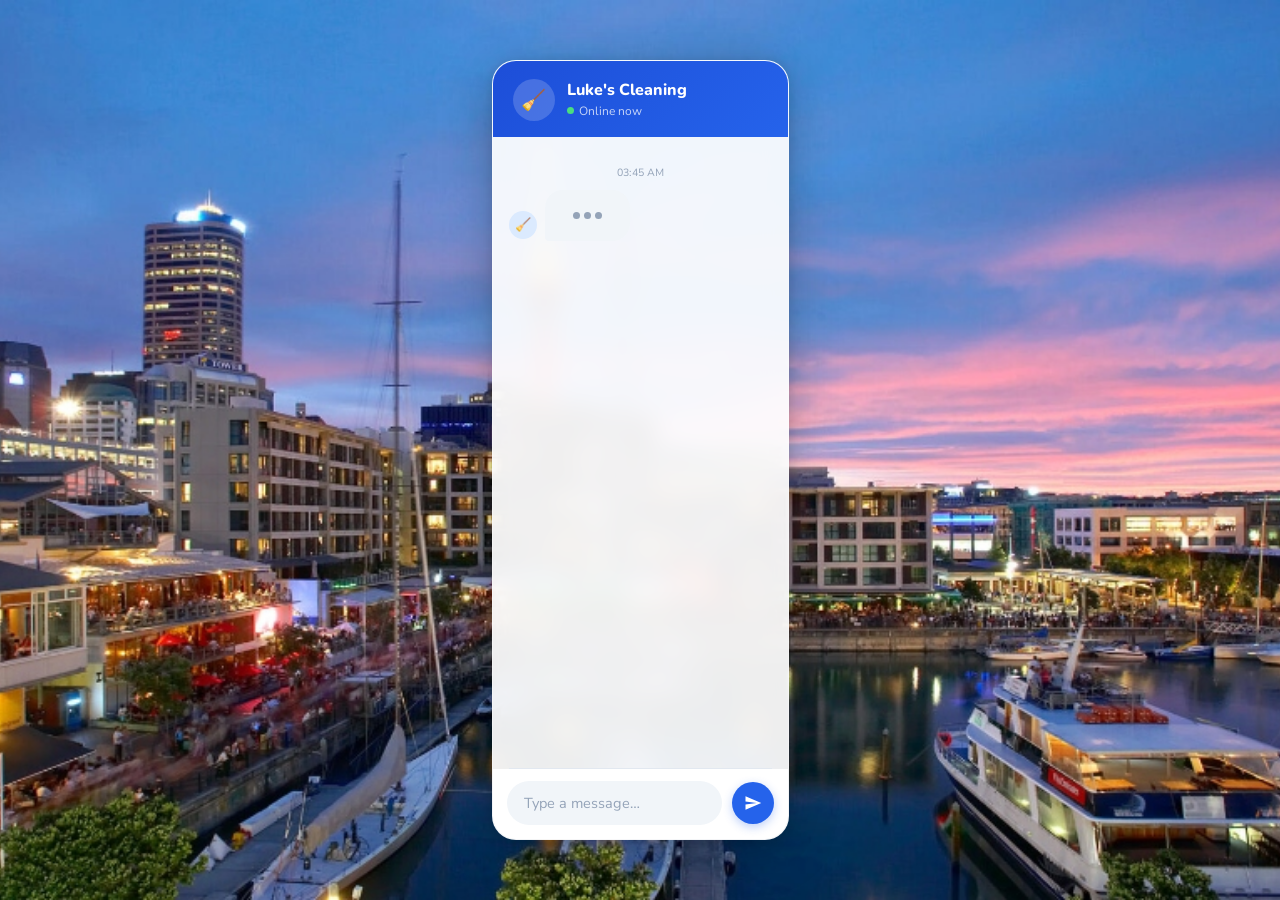
<file: soap-chat.html>
<!DOCTYPE html>
<html lang="en">

<head>
  <meta charset="UTF-8" />
  <meta name="viewport" content="width=device-width, initial-scale=1.0" />
  <title>Luke's Cleaning — Chat</title>
  <link
    href="https://fonts.googleapis.com/css2?family=Nunito:wght@400;500;600;700;800&family=Nunito+Sans:wght@400;500;600&display=swap"
    rel="stylesheet" />
  <style>
    :root {
      --blue-deep: #1D4ED8;
      --blue-mid: #2563EB;
      --blue-light: #DBEAFE;
      --blue-pale: #EFF6FF;
      --grey-bg: #F1F5F9;
      --grey-light: #E2E8F0;
      --grey-mid: #94A3B8;
      --grey-text: #475569;
      --text-dark: #1E293B;
      --white: #FFFFFF;
      --success: #10B981;
      --radius-lg: 18px;
      --radius-md: 12px;
      --radius-sm: 8px;
      --shadow: 0 4px 24px rgba(37, 99, 235, 0.10);
      --shadow-sm: 0 2px 8px rgba(0, 0, 0, 0.07);
    }

    *,
    *::before,
    *::after {
      box-sizing: border-box;
      margin: 0;
      padding: 0;
    }

    body {
      font-family: 'Nunito Sans', sans-serif;
      margin: 0; padding: 0;
      min-height: 100vh;
      display: flex;
      align-items: center;
      justify-content: center;
      overflow: hidden;
      background: #0a0a0f;
    }

    /* ── SOAPY GLASS BACKGROUND ── */
    .bg-scene {
      position: fixed; inset: 0; z-index: 0;
    }
    .bg-image {
      position: absolute; inset: 0;
      background: url('assets/auckland-sunset.jpg') no-repeat center center;
      background-size: cover;
    }
    #soap-canvas {
      position: absolute; inset: 0;
      z-index: 2;
      pointer-events: none; /* Let events pass through to chat, we listen on window */
    }

    /* ── CHAT SHELL (glassmorphism) ── */
    .chat-wrapper {
      position: relative; z-index: 10;
      padding: 16px;
    }

    /* ── CHAT SHELL ── */
    .chat-shell {
      width: 100%;
      max-width: 480px;
      height: 92vh;
      max-height: 780px;
      background: rgba(255,255,255,0.92);
      backdrop-filter: blur(12px);
      -webkit-backdrop-filter: blur(12px);
      border-radius: 24px;
      border: 1px solid rgba(255,255,255,0.3);
      box-shadow:
        0 8px 48px rgba(0, 0, 0, 0.25),
        0 2px 12px rgba(0, 0, 0, 0.12),
        inset 0 1px 0 rgba(255,255,255,0.5);
      display: flex;
      flex-direction: column;
      overflow: hidden;
      animation: rise .45s cubic-bezier(.22, 1, .36, 1) both;
    }

    @keyframes rise {
      from {
        opacity: 0;
        transform: translateY(22px);
      }

      to {
        opacity: 1;
        transform: translateY(0);
      }
    }

    /* ── HEADER ── */
    .chat-header {
      background: linear-gradient(135deg, var(--blue-deep) 0%, var(--blue-mid) 100%);
      padding: 18px 20px 16px;
      display: flex;
      align-items: center;
      gap: 12px;
      flex-shrink: 0;
    }

    .header-avatar {
      width: 42px;
      height: 42px;
      background: rgba(255, 255, 255, 0.18);
      border-radius: 50%;
      display: flex;
      align-items: center;
      justify-content: center;
      font-size: 20px;
      flex-shrink: 0;
    }

    .header-info {
      flex: 1;
    }

    .header-name {
      font-family: 'Nunito', sans-serif;
      font-weight: 800;
      font-size: 16px;
      color: var(--white);
      line-height: 1.2;
    }

    .header-status {
      font-size: 12px;
      color: rgba(255, 255, 255, 0.75);
      display: flex;
      align-items: center;
      gap: 5px;
      margin-top: 2px;
    }

    .status-dot {
      width: 7px;
      height: 7px;
      background: #4ADE80;
      border-radius: 50%;
      animation: pulse-dot 2s ease-in-out infinite;
    }

    @keyframes pulse-dot {

      0%,
      100% {
        opacity: 1;
      }

      50% {
        opacity: .4;
      }
    }

    /* ── MESSAGES AREA ── */
    .chat-messages {
      flex: 1;
      overflow-y: auto;
      padding: 20px 16px 8px;
      display: flex;
      flex-direction: column;
      gap: 6px;
      scroll-behavior: smooth;
    }

    .chat-messages::-webkit-scrollbar {
      width: 4px;
    }

    .chat-messages::-webkit-scrollbar-track {
      background: transparent;
    }

    .chat-messages::-webkit-scrollbar-thumb {
      background: var(--grey-light);
      border-radius: 4px;
    }

    /* ── MESSAGE ROWS ── */
    .msg-row {
      display: flex;
      align-items: flex-end;
      gap: 8px;
      animation: fadeUp .28s ease both;
    }

    @keyframes fadeUp {
      from {
        opacity: 0;
        transform: translateY(8px);
      }

      to {
        opacity: 1;
        transform: translateY(0);
      }
    }

    .msg-row.user {
      flex-direction: row-reverse;
    }

    .msg-avatar {
      width: 28px;
      height: 28px;
      background: var(--blue-light);
      border-radius: 50%;
      display: flex;
      align-items: center;
      justify-content: center;
      font-size: 13px;
      flex-shrink: 0;
      margin-bottom: 2px;
    }

    .bubble {
      max-width: 78%;
      padding: 10px 14px;
      border-radius: var(--radius-lg);
      font-size: 14.5px;
      line-height: 1.55;
      color: var(--text-dark);
    }

    .msg-row.bot .bubble {
      background: var(--grey-bg);
      border-bottom-left-radius: 4px;
    }

    .msg-row.user .bubble {
      background: var(--blue-mid);
      color: var(--white);
      border-bottom-right-radius: 4px;
    }

    /* system / action log rows */
    .msg-row.system {
      justify-content: center;
      margin: 4px 0;
    }

    .system-pill {
      background: var(--blue-pale);
      border: 1px solid var(--blue-light);
      color: var(--blue-deep);
      font-size: 11.5px;
      font-weight: 600;
      padding: 4px 12px;
      border-radius: 20px;
    }

    /* ── TYPING INDICATOR ── */
    .typing-indicator {
      display: flex;
      align-items: center;
      gap: 4px;
      padding: 12px 14px;
    }

    .typing-indicator span {
      width: 7px;
      height: 7px;
      background: var(--grey-mid);
      border-radius: 50%;
      animation: bounce 1.2s ease-in-out infinite;
    }

    .typing-indicator span:nth-child(2) {
      animation-delay: .18s;
    }

    .typing-indicator span:nth-child(3) {
      animation-delay: .36s;
    }

    @keyframes bounce {

      0%,
      60%,
      100% {
        transform: translateY(0);
      }

      30% {
        transform: translateY(-6px);
      }
    }

    /* ── QUICK REPLIES ── */
    .quick-replies {
      display: flex;
      flex-wrap: wrap;
      gap: 8px;
      padding: 4px 0 10px 36px;
      animation: fadeUp .3s ease both;
    }

    .qr-btn {
      background: var(--white);
      border: 1.5px solid var(--blue-mid);
      color: var(--blue-mid);
      font-family: 'Nunito', sans-serif;
      font-weight: 700;
      font-size: 13px;
      padding: 7px 13px;
      border-radius: 20px;
      cursor: pointer;
      transition: all .18s ease;
      white-space: nowrap;
    }

    .qr-btn:hover {
      background: var(--blue-mid);
      color: var(--white);
      transform: translateY(-1px);
      box-shadow: 0 4px 12px rgba(37, 99, 235, 0.25);
    }

    .qr-btn.primary {
      background: var(--blue-mid);
      color: var(--white);
    }

    .qr-btn.primary:hover {
      background: var(--blue-deep);
    }

    /* ── QUOTE FORM CARD ── */
    .form-card {
      background: var(--white);
      border: 1.5px solid var(--blue-light);
      border-radius: var(--radius-lg);
      padding: 18px;
      margin: 4px 0 4px 36px;
      box-shadow: var(--shadow-sm);
      animation: fadeUp .3s ease both;
    }

    .form-card-title {
      font-family: 'Nunito', sans-serif;
      font-weight: 800;
      font-size: 15px;
      color: var(--blue-deep);
      margin-bottom: 14px;
      display: flex;
      align-items: center;
      gap: 7px;
    }

    .form-group {
      margin-bottom: 12px;
    }

    .form-label {
      display: block;
      font-size: 12px;
      font-weight: 700;
      color: var(--grey-text);
      margin-bottom: 5px;
      text-transform: uppercase;
      letter-spacing: .04em;
    }

    .form-select,
    .form-input {
      width: 100%;
      padding: 9px 12px;
      border: 1.5px solid var(--grey-light);
      border-radius: var(--radius-sm);
      font-family: 'Nunito Sans', sans-serif;
      font-size: 14px;
      color: var(--text-dark);
      background: var(--grey-bg);
      outline: none;
      transition: border-color .15s;
      appearance: none;
    }

    .form-select:focus,
    .form-input:focus {
      border-color: var(--blue-mid);
      background: var(--white);
    }

    .form-select.error,
    .form-input.error {
      border-color: #EF4444;
      background: #FEF2F2;
    }

    .form-row {
      display: flex;
      gap: 10px;
    }

    .form-row .form-group {
      flex: 1;
    }

    .checkbox-grid {
      display: grid;
      grid-template-columns: 1fr 1fr;
      gap: 6px;
    }

    .checkbox-item {
      display: flex;
      align-items: center;
      gap: 7px;
      background: var(--grey-bg);
      border: 1.5px solid var(--grey-light);
      border-radius: var(--radius-sm);
      padding: 7px 10px;
      cursor: pointer;
      font-size: 13px;
      font-weight: 600;
      color: var(--grey-text);
      transition: all .15s;
      user-select: none;
    }

    .checkbox-item input {
      display: none;
    }

    .checkbox-item.checked {
      background: var(--blue-pale);
      border-color: var(--blue-mid);
      color: var(--blue-deep);
    }

    .submit-btn {
      width: 100%;
      padding: 11px;
      background: linear-gradient(135deg, var(--blue-mid), var(--blue-deep));
      color: var(--white);
      border: none;
      border-radius: var(--radius-md);
      font-family: 'Nunito', sans-serif;
      font-weight: 800;
      font-size: 15px;
      cursor: pointer;
      transition: all .18s ease;
      margin-top: 4px;
      letter-spacing: .02em;
    }

    .submit-btn:hover {
      transform: translateY(-1px);
      box-shadow: 0 6px 20px rgba(37, 99, 235, 0.3);
    }

    .submit-btn:active {
      transform: translateY(0);
    }
    .submit-btn:disabled {
      opacity: 0.6;
      cursor: not-allowed;
      transform: none;
    }

    /* ── SUBURB AUTOCOMPLETE ── */
    .suburb-wrapper { position: relative; }
    .suburb-dropdown {
      position: absolute; top: 100%; left: 0; right: 0; z-index: 10;
      background: var(--white); border: 1.5px solid var(--blue-light);
      border-radius: 0 0 var(--radius-sm) var(--radius-sm);
      max-height: 160px; overflow-y: auto;
      box-shadow: var(--shadow-sm); display: none;
    }
    .suburb-dropdown.open { display: block; }
    .suburb-option {
      padding: 8px 12px; font-size: 13px; cursor: pointer;
      color: var(--text-dark); transition: background .1s;
    }
    .suburb-option:hover, .suburb-option.active {
      background: var(--blue-pale); color: var(--blue-deep);
    }

    /* ── ESTIMATE CARD ── */
    .estimate-card {
      background: linear-gradient(135deg, #EFF6FF 0%, #DBEAFE 100%);
      border: 1.5px solid var(--blue-light);
      border-radius: var(--radius-lg);
      padding: 16px 18px; margin: 6px 0 6px 36px;
      animation: fadeUp .3s ease both;
    }
    .estimate-title {
      font-family: 'Nunito', sans-serif; font-weight: 800;
      font-size: 14px; color: var(--blue-deep); margin-bottom: 10px;
    }
    .estimate-line {
      display: flex; justify-content: space-between;
      font-size: 13px; padding: 3px 0; color: var(--grey-text);
    }
    .estimate-line .label { font-weight: 600; }
    .estimate-line .price { font-weight: 700; color: var(--text-dark); }
    .estimate-total {
      display: flex; justify-content: space-between;
      font-size: 15px; padding: 8px 0 0; margin-top: 8px;
      border-top: 1.5px solid var(--blue-light);
      font-family: 'Nunito', sans-serif; font-weight: 800;
      color: var(--blue-deep);
    }
    .estimate-note {
      font-size: 11px; color: var(--grey-mid); margin-top: 8px;
      line-height: 1.4;
    }

    /* ── DIVIDER ── */
    .chat-divider {
      height: 1px;
      background: var(--grey-light);
      margin: 0 16px;
      flex-shrink: 0;
    }

    /* ── INPUT BAR ── */
    .chat-input-bar {
      padding: 12px 14px 14px;
      display: flex;
      align-items: center;
      gap: 10px;
      background: var(--white);
      flex-shrink: 0;
    }

    .chat-input {
      flex: 1;
      padding: 11px 16px;
      background: var(--grey-bg);
      border: 1.5px solid transparent;
      border-radius: 24px;
      font-family: 'Nunito Sans', sans-serif;
      font-size: 14.5px;
      color: var(--text-dark);
      outline: none;
      transition: border-color .15s, background .15s;
      resize: none;
      height: 44px;
      line-height: 1.4;
    }

    .chat-input:focus {
      border-color: var(--blue-mid);
      background: var(--white);
    }

    .chat-input::placeholder {
      color: var(--grey-mid);
    }

    .send-btn {
      width: 42px;
      height: 42px;
      background: var(--blue-mid);
      border: none;
      border-radius: 50%;
      cursor: pointer;
      display: flex;
      align-items: center;
      justify-content: center;
      flex-shrink: 0;
      transition: all .18s ease;
      box-shadow: 0 3px 10px rgba(37, 99, 235, 0.3);
    }

    .send-btn:hover {
      background: var(--blue-deep);
      transform: scale(1.05);
    }

    .send-btn:active {
      transform: scale(.96);
    }

    .send-btn svg {
      width: 18px;
      height: 18px;
      fill: white;
    }

    /* ── TIMESTAMP ── */
    .msg-time {
      font-size: 10.5px;
      color: var(--grey-mid);
      text-align: center;
      margin: 8px 0 4px;
    }

    /* ── LOCKED INPUT ── */
    .chat-input-bar.locked .chat-input {
      pointer-events: none; opacity: 0.5;
    }
    .chat-input-bar.locked .send-btn {
      pointer-events: none; opacity: 0.4;
    }

    /* ── CONFIRMATION CARD ── */
    .confirm-card {
      background: linear-gradient(135deg, #ECFDF5 0%, #D1FAE5 100%);
      border: 1.5px solid #6EE7B7;
      border-radius: var(--radius-lg);
      padding: 16px 18px; margin: 6px 0 6px 36px;
      animation: fadeUp .3s ease both;
      text-align: center;
    }
    .confirm-card .confirm-icon { font-size: 28px; margin-bottom: 6px; }
    .confirm-card .confirm-title {
      font-family: 'Nunito', sans-serif; font-weight: 800;
      font-size: 14px; color: #065F46; margin-bottom: 4px;
    }
    .confirm-card .confirm-text {
      font-size: 12.5px; color: #047857; line-height: 1.5;
    }
  </style>
</head>

<body>

  <!-- SOAPY BACKGROUND -->
  <div class="bg-scene">
    <div class="bg-image"></div>
    <canvas id="soap-canvas"></canvas>
  </div>

  <div class="chat-wrapper">
  <div class="chat-shell">

    <!-- HEADER -->
    <div class="chat-header">
      <div class="header-avatar">🧹</div>
      <div class="header-info">
        <div class="header-name">Luke's Cleaning</div>
        <div class="header-status">
          <span class="status-dot"></span>
          Online now
        </div>
      </div>
    </div>

    <!-- MESSAGES -->
    <div class="chat-messages" id="messages">
      <div class="msg-time" id="time-label"></div>
    </div>

    <!-- DIVIDER -->
    <div class="chat-divider"></div>

    <!-- INPUT BAR -->
    <div class="chat-input-bar">
      <input class="chat-input" id="chat-input" type="text" placeholder="Type a message…" autocomplete="off"
        onkeydown="handleKey(event)" />
      <button class="send-btn" onclick="handleSend()">
        <svg viewBox="0 0 24 24" xmlns="http://www.w3.org/2000/svg">
          <path d="M2.01 21L23 12 2.01 3 2 10l15 2-15 2z" />
        </svg>
      </button>
    </div>
  </div><!-- end chat-shell -->
  </div><!-- end chat-wrapper -->

  <script>
    // ── SOAP SUDS PARTICLE ENGINE ──
    (function() {
      const canvas = document.getElementById('soap-canvas');
      const ctx = canvas.getContext('2d');
      let W, H;
      let particles = [];
      let lastX = null, lastY = null;

      function resize() {
        W = canvas.width = window.innerWidth;
        H = canvas.height = window.innerHeight;
      }
      window.addEventListener('resize', resize);
      resize();

      class SoapBubble {
        constructor(x, y, dx, dy) {
          this.x = x + (Math.random() - 0.5) * 25;
          this.y = y + (Math.random() - 0.5) * 25;
          // Initial velocity based on mouse flick + random spread
          this.vx = dx * 0.15 + (Math.random() - 0.5) * 4;
          this.vy = dy * 0.15 + (Math.random() - 0.5) * 4;
          this.radius = Math.random() * 12 + 4;
          this.life = 1.0;
          this.decay = Math.random() * 0.015 + 0.005; // Lasts ~1-3 seconds
        }

        update() {
          // Glass friction
          this.vx *= 0.90;
          this.vy *= 0.90;
          // Gravity pull down the window
          this.vy += 0.12;
          
          this.x += this.vx;
          this.y += this.vy;
          this.life -= this.decay;
        }

        draw(ctx) {
          if (this.life <= 0) return;
          const r = Math.max(0.1, this.radius * Math.sqrt(this.life));
          
          ctx.beginPath();
          ctx.arc(this.x, this.y, r, 0, Math.PI * 2);
          ctx.fillStyle = `rgba(240, 248, 255, ${0.4 * this.life})`; 
          ctx.fill();
          
          ctx.lineWidth = 1.5;
          ctx.strokeStyle = `rgba(255, 255, 255, ${0.7 * this.life})`;
          ctx.stroke();

          // Specular highlight bubble reflection
          ctx.beginPath();
          ctx.arc(this.x - r*0.3, this.y - r*0.3, r*0.25, 0, Math.PI * 2);
          ctx.fillStyle = `rgba(255, 255, 255, ${0.9 * this.life})`;
          ctx.fill();
        }
      }

      window.addEventListener('mousemove', (e) => {
        const currentX = e.clientX;
        const currentY = e.clientY;
        
        if (lastX !== null && lastY !== null) {
          const dx = currentX - lastX;
          const dy = currentY - lastY;
          // Emit a burst of soap bubbles based on distance moved
          const dist = Math.sqrt(dx*dx + dy*dy);
          const numParticles = Math.min(10, Math.floor(dist / 5) + 2);
          
          for (let i = 0; i < numParticles; i++) {
            particles.push(new SoapBubble(currentX, currentY, dx, dy));
          }
        }
        
        lastX = currentX;
        lastY = currentY;
      });

      // Reset mouse tracking when leaving
      window.addEventListener('mouseleave', () => {
        lastX = null;
        lastY = null;
      });

      function animate() {
        ctx.clearRect(0, 0, W, H);
        
        for (let i = particles.length - 1; i >= 0; i--) {
          const p = particles[i];
          p.update();
          p.draw(ctx);
          if (p.life <= 0) {
            particles.splice(i, 1);
          }
        }
        
        requestAnimationFrame(animate);
      }
      animate();
    })();
  </script>

  <script>
    // ── CONFIG ──────────────────────────────────────────────
    const N8N_WEBHOOK = "https://n8n.arfquant.com/webhook/f023815a-3b3a-42e2-97d9-4e1a9ebb3f3b";
    const BOT_NAME = "Luke's Assistant";
    const TYPING_MS = 18; // ms per character for typing animation

    // ── STATE ───────────────────────────────────────────────
    let chatHistory = []; // full history sent to n8n each time
    let quickRepliesShown = false;
    let formShown = false;
    let isProcessing = false;
    let lastMessageTime = 0;

    function lockInput() {
      isProcessing = true;
      const bar = document.querySelector('.chat-input-bar');
      if (bar) bar.classList.add('locked');
    }
    function unlockInput() {
      isProcessing = false;
      const bar = document.querySelector('.chat-input-bar');
      if (bar) bar.classList.remove('locked');
    }

    // ── INIT ─────────────────────────────────────────────────
    document.addEventListener("DOMContentLoaded", () => {
      document.getElementById("time-label").textContent = formatTime(new Date());
      setTimeout(() => {
        showTyping(800).then(() => {
          const greeting = "Hi there! 👋 Welcome to Spotfree. How can I help you today?";
          addBotMessage(greeting, true).then(() => {
            if (!quickRepliesShown) showQuickReplies();
            // Auto-open quote form if triggered via URL hash
            if (window.location.hash === '#auto_quote') {
              setTimeout(() => handleQuickReply('get_quote'), 400);
              history.replaceState(null, '', window.location.pathname);
            }
          });
        });
      }, 600);
    });

    // ── QUICK REPLIES ────────────────────────────────────────
    function showQuickReplies() {
      quickRepliesShown = true;
      const container = document.getElementById("messages");

      const qr = document.createElement("div");
      qr.className = "quick-replies";
      qr.id = "quick-replies";
      qr.innerHTML = `
    <button class="qr-btn primary" onclick="handleQuickReply('get_quote')">💰 Get a Quote</button>
    <button class="qr-btn primary" onclick="handleQuickReply('book')">📅 Book a Visit</button>
    <button class="qr-btn primary" onclick="handleQuickReply('callback')">📞 Talk to Luke</button>
    <button class="qr-btn" onclick="handleQuickReply('what_services')">🧹 What services?</button>
    <button class="qr-btn" onclick="handleQuickReply('how_long')">⏱ How long?</button>
    <button class="qr-btn" onclick="handleQuickReply('areas')">📍 What areas?</button>
  `;
      container.appendChild(qr);
      scrollToBottom();
    }

    function removeQuickReplies() {
      const el = document.getElementById("quick-replies");
      if (el) el.remove();
    }

    // ── QUICK REPLY HANDLER ──────────────────────────────────
    // Predetermined responses — no API calls for these
    const QUICK_ANSWERS = {
      what_services: "We offer exterior window cleaning, interior window cleaning, house soft washing, driveway & path water blasting, gutter cleaning, and roof treatments. All exterior property care — Luke brings everything he needs! 🏠",
      how_long: "It depends on the property, but as a rough guide: windows on a standard 3-bed take about 1–2 hours. A full house wash can take 3–5 hours. Luke will give you a more accurate timeframe after seeing your place! ⏱",
      areas: "Luke services all of Auckland — from Albany and the North Shore right down to Manukau and Pukekohe. He even covers Waiheke Island! Drop your suburb in the quote form and we'll confirm 📍"
    };

    function handleQuickReply(action) {
      removeQuickReplies();

      if (action === "get_quote") {
        addUserMessage("💰 Get a Quote", false);
        logSystemEvent("USER_CLICKED_GET_QUOTE", { trigger: "quick_reply_button" });
        setTimeout(() => showQuoteForm(), 400);
        return;
      }

      if (action === "book") {
        addUserMessage("📅 I'd like to book a visit", false);
        logSystemEvent("BOT_TRIGGERED_BOOKING", {});
        lockInput();
        showTyping(600).then(() => {
          addBotMessage("Awesome! Fill in your details below and Luke will be in touch to lock in a time 📅", true).then(() => {
            unlockInput();
            showBookingForm();
          });
        });
        return;
      }

      if (action === "callback") {
        addUserMessage("📞 I'd like to talk to Luke", false);
        logSystemEvent("BOT_TRIGGERED_CALLBACK", {});
        lockInput();
        showTyping(600).then(() => {
          addBotMessage("No worries! You can reach Luke directly or leave your number below and he'll give you a ring when he's free! 📞", true).then(() => {
            // Inject clickable phone card
            const container = document.getElementById("messages");
            const phoneCard = document.createElement("div");
            phoneCard.className = "confirm-card";
            phoneCard.style.cursor = "pointer";
            phoneCard.innerHTML = `
              <div class="confirm-icon">📞</div>
              <div class="confirm-title"><a href="tel:098864503" style="color:inherit;text-decoration:none;">09 886 4503</a></div>
              <div class="confirm-text">Tap to call Luke directly</div>
            `;
            phoneCard.onclick = () => { window.open('tel:098864503'); };
            container.appendChild(phoneCard);
            scrollToBottom();
            unlockInput();
            showCallbackForm();
          });
        });
        return;
      }

      // Predetermined answers — no API call
      const labels = {
        what_services: "What services do you offer?",
        how_long: "How long does it usually take?",
        areas: "What areas do you service?"
      };
      const text = labels[action] || action;
      addUserMessage(text, false);

      const answer = QUICK_ANSWERS[action];
      if (answer) {
        lockInput();
        showTyping(800).then(() => {
          addBotMessage(answer, true).then(() => {
            unlockInput();
          });
        });
      } else {
        sendToN8N(text);
      }
    }

    // ── QUOTE FORM ───────────────────────────────────────────
    function showQuoteForm() {
      if (formShown) return;
      formShown = true;
      lockInput();

      showTyping(800).then(() => {
        addBotMessage("No worries! Fill out the quick form below and I'll give you an estimate right away 😊", true).then(() => {
          unlockInput();
          const container = document.getElementById("messages");
          const card = document.createElement("div");
          card.className = "form-card";
          card.id = "quote-form-card";
          card.innerHTML = `
        <div class="form-card-title">✏️ Quick Quote Details</div>

        <div class="form-group">
          <label class="form-label">Property Type</label>
          <select class="form-select" id="f-property-type" oninput="this.classList.remove('error')">
            <option value="">Select…</option>
            <option value="single_story">Single Story Residential</option>
            <option value="two_story">Two Story Residential</option>
            <option value="three_story">Three Story+ Residential</option>
            <option value="commercial">Commercial / Retail</option>
          </select>
        </div>

        <div class="form-row">
          <div class="form-group">
            <label class="form-label">House Size</label>
            <select class="form-select" id="f-home-size" oninput="this.classList.remove('error')">
              <option value="">—</option>
              <option value="1-2_bed">1 - 2 Bedrooms</option>
              <option value="3-4_bed">3 - 4 Bedrooms</option>
              <option value="5_plus">5+ Bedrooms</option>
            </select>
          </div>
          <div class="form-group">
            <label class="form-label">Water Supply?</label>
            <select class="form-select" id="f-water" oninput="this.classList.remove('error')">
              <option value="">—</option>
              <option value="yes">Yes (Tap)</option>
              <option value="no">No / Tank</option>
            </select>
          </div>
        </div>

        <div class="form-group">
          <label class="form-label">Services Required (select all that apply)</label>
          <div class="checkbox-grid" id="services-grid" style="grid-template-columns: 1fr;">
            <label class="checkbox-item">
              <input type="checkbox" value="Exterior Windows" onchange="this.parentElement.classList.toggle('checked', this.checked); document.getElementById('services-grid').style.border='none'" /> 🪟 Exterior Window Cleaning
            </label>
            <label class="checkbox-item">
              <input type="checkbox" value="Interior Windows" onchange="this.parentElement.classList.toggle('checked', this.checked); document.getElementById('services-grid').style.border='none'" /> ✨ Interior Window Cleaning
            </label>
            <label class="checkbox-item">
              <input type="checkbox" value="House Soft Wash" onchange="this.parentElement.classList.toggle('checked', this.checked); document.getElementById('services-grid').style.border='none'" /> 🏠 House Soft Wash
            </label>
            <label class="checkbox-item">
              <input type="checkbox" value="Water Blasting" onchange="this.parentElement.classList.toggle('checked', this.checked); document.getElementById('services-grid').style.border='none'" /> 💦 Driveway/Path Water Blasting
            </label>
            <label class="checkbox-item">
              <input type="checkbox" value="Gutter Cleaning" onchange="this.parentElement.classList.toggle('checked', this.checked); document.getElementById('services-grid').style.border='none'" /> 🍂 Gutter Cleaning
            </label>
            <label class="checkbox-item">
              <input type="checkbox" value="Roof Treatment" onchange="this.parentElement.classList.toggle('checked', this.checked); document.getElementById('services-grid').style.border='none'" /> 🛖 Roof Treatment
            </label>
          </div>
        </div>

        <div class="form-group">
          <label class="form-label">How often?</label>
          <select class="form-select" id="f-frequency" oninput="this.classList.remove('error')">
            <option value="">Select…</option>
            <option value="one_off">One-off / As needed</option>
            <option value="6_months">Every 6 Months</option>
            <option value="annual">Annual Wash</option>
          </select>
        </div>

        <div class="form-group">
          <label class="form-label">Your Suburb / Area</label>
          <div class="suburb-wrapper">
            <input class="form-input" id="f-suburb" type="text" placeholder="Start typing… e.g. Epsom" autocomplete="off"
              oninput="this.classList.remove('error'); filterSuburbs(this.value)" onfocus="filterSuburbs(this.value)" />
            <div class="suburb-dropdown" id="suburb-dropdown"></div>
          </div>
        </div>

        <button class="submit-btn" id="f-submit-btn" onclick="submitQuoteForm()">Get My Estimate →</button>
      `;
      // Close dropdown when clicking outside
      document.addEventListener('click', function closeDD(e) {
        if (!e.target.closest('.suburb-wrapper')) {
          const dd = document.getElementById('suburb-dropdown');
          if (dd) dd.classList.remove('open');
        }
      });
          container.appendChild(card);
          setTimeout(() => card.scrollIntoView({ behavior: 'smooth', block: 'end' }), 50);
        });
      });
    }

    // ── AUCKLAND SUBURBS ─────────────────────────────────────
    const AUCKLAND_SUBURBS = [
      'Albany','Avondale','Birkenhead','Blockhouse Bay','Botany Downs','Browns Bay',
      'Bucklands Beach','CBD / City Centre','Chatswood','Cockle Bay','Devonport',
      'East Tamaki','Ellerslie','Epsom','Flat Bush','Glen Eden','Glen Innes',
      'Glendowie','Glenfield','Grafton','Greenlane','Grey Lynn','Half Moon Bay',
      'Henderson','Herne Bay','Hobsonville','Howick','Kingsland','Kohimarama',
      'Mairangi Bay','Mangere','Manukau','Manurewa','Massey','Meadowbank',
      'Mission Bay','Mt Albert','Mt Eden','Mt Roskill','Mt Wellington',
      'Newmarket','North Shore','Onehunga','Orakei','Otahuhu','Parnell',
      'Penrose','Point Chevalier','Ponsonby','Pukekohe','Ranui','Remuera',
      'Royal Oak','Sandringham','St Heliers','Stonefields','Takapuna',
      'Te Atatu','Titirangi','Waiheke Island','Westmere','Western Springs'
    ];

    function filterSuburbs(val) {
      const dd = document.getElementById('suburb-dropdown');
      if (!dd) return;
      const q = val.toLowerCase();
      if (q.length < 1) { dd.classList.remove('open'); dd.innerHTML = ''; return; }
      const matches = AUCKLAND_SUBURBS.filter(s => s.toLowerCase().includes(q)).slice(0, 8);
      if (matches.length === 0) { dd.classList.remove('open'); dd.innerHTML = ''; return; }
      dd.innerHTML = matches.map(s => `<div class="suburb-option" onmousedown="pickSuburb('${s}')">${s}</div>`).join('');
      dd.classList.add('open');
    }
    function pickSuburb(name) {
      const input = document.getElementById('f-suburb');
      input.value = name;
      input.classList.remove('error');
      const dd = document.getElementById('suburb-dropdown');
      if (dd) { dd.classList.remove('open'); dd.innerHTML = ''; }
    }

    // ── PRICING ENGINE ────────────────────────────────────────
    // Base prices per service, by property type & size (NZD)
    const PRICING = {
      'Exterior Windows': {
        single_story:  { '1-2_bed': 120, '3-4_bed': 180, '5_plus': 260 },
        two_story:     { '1-2_bed': 180, '3-4_bed': 260, '5_plus': 380 },
        three_story:   { '1-2_bed': 280, '3-4_bed': 380, '5_plus': 500 },
        commercial:    { '1-2_bed': 200, '3-4_bed': 350, '5_plus': 550 }
      },
      'Interior Windows': {
        single_story:  { '1-2_bed': 80,  '3-4_bed': 130, '5_plus': 200 },
        two_story:     { '1-2_bed': 120, '3-4_bed': 180, '5_plus': 280 },
        three_story:   { '1-2_bed': 180, '3-4_bed': 260, '5_plus': 380 },
        commercial:    { '1-2_bed': 150, '3-4_bed': 250, '5_plus': 400 }
      },
      'House Soft Wash': {
        single_story:  { '1-2_bed': 250, '3-4_bed': 350, '5_plus': 500 },
        two_story:     { '1-2_bed': 350, '3-4_bed': 500, '5_plus': 700 },
        three_story:   { '1-2_bed': 500, '3-4_bed': 700, '5_plus': 950 },
        commercial:    { '1-2_bed': 400, '3-4_bed': 600, '5_plus': 900 }
      },
      'Water Blasting': {
        single_story:  { '1-2_bed': 150, '3-4_bed': 220, '5_plus': 320 },
        two_story:     { '1-2_bed': 200, '3-4_bed': 300, '5_plus': 420 },
        three_story:   { '1-2_bed': 280, '3-4_bed': 380, '5_plus': 520 },
        commercial:    { '1-2_bed': 250, '3-4_bed': 400, '5_plus': 600 }
      },
      'Gutter Cleaning': {
        single_story:  { '1-2_bed': 100, '3-4_bed': 150, '5_plus': 220 },
        two_story:     { '1-2_bed': 150, '3-4_bed': 220, '5_plus': 320 },
        three_story:   { '1-2_bed': 220, '3-4_bed': 320, '5_plus': 450 },
        commercial:    { '1-2_bed': 180, '3-4_bed': 280, '5_plus': 420 }
      },
      'Roof Treatment': {
        single_story:  { '1-2_bed': 350, '3-4_bed': 500, '5_plus': 700 },
        two_story:     { '1-2_bed': 500, '3-4_bed': 700, '5_plus': 950 },
        three_story:   { '1-2_bed': 700, '3-4_bed': 950, '5_plus': 1300 },
        commercial:    { '1-2_bed': 550, '3-4_bed': 800, '5_plus': 1100 }
      }
    };

    // Frequency discounts
    const FREQ_DISCOUNT = { one_off: 0, '6_months': 0.10, annual: 0.05 };

    function calculateEstimate(propertyType, homeSize, services, frequency) {
      const lineItems = [];
      let subtotal = 0;
      services.forEach(svc => {
        const base = PRICING[svc]?.[propertyType]?.[homeSize] || 0;
        lineItems.push({ service: svc, price: base });
        subtotal += base;
      });
      const discount = FREQ_DISCOUNT[frequency] || 0;
      const discountAmt = Math.round(subtotal * discount);
      const total = subtotal - discountAmt;
      return { lineItems, subtotal, discount, discountAmt, total };
    }

    function submitQuoteForm() {
      const btn = document.getElementById("f-submit-btn");
      if (btn) {
        btn.disabled = true;
        btn.textContent = "Calculating...";
      }

      const propertyType = document.getElementById("f-property-type").value;
      const homeSize     = document.getElementById("f-home-size").value;
      const water        = document.getElementById("f-water").value;
      const frequency    = document.getElementById("f-frequency").value;
      const suburb       = document.getElementById("f-suburb").value.trim();
      const services     = [...document.querySelectorAll("#services-grid .checked input")]
                           .map(i => i.value);

      const reqFields = ["f-property-type", "f-home-size", "f-water", "f-frequency", "f-suburb"];
      let hasError = false;
      reqFields.forEach(id => {
        const el = document.getElementById(id);
        if (!el.value.trim()) {
          el.classList.add("error");
          hasError = true;
        }
      });

      if (services.length === 0) {
        document.getElementById("services-grid").style.border = "1.5px solid #EF4444";
        document.getElementById("services-grid").style.borderRadius = "8px";
        document.getElementById("services-grid").style.padding = "4px";
        hasError = true;
      }

      if (hasError) {
        if (btn) {
          btn.disabled = false;
          btn.textContent = "Get My Estimate \u2192";
        }
        return;
      }

      // Remove the form cleanly
      const formCard = document.getElementById("quote-form-card");
      if (formCard) formCard.remove();
      formShown = false;

      // Labels
      const propLabels  = { single_story: "Single Story", two_story: "Two Story", three_story: "Three Story+", commercial: "Commercial" };
      const sizeLabels  = { '1-2_bed': '1-2 Bed', '3-4_bed': '3-4 Bed', '5_plus': '5+ Bed' };
      const waterLabels = { yes: "Tap available", no: "No/Tank water" };
      const freqLabels  = { one_off: "One-off", '6_months': "Every 6 Months", annual: "Annual" };

      const summary = `Here are my property details:\n\u2022 Property: ${propLabels[propertyType]} (${sizeLabels[homeSize]})\n\u2022 Services: ${services.join(', ')}\n\u2022 Water Supply: ${waterLabels[water]}\n\u2022 Frequency: ${freqLabels[frequency]}\n\u2022 Suburb: ${suburb}`;

      addUserMessage(summary, false);

      // Log structured data
      const formData = { propertyType, homeSize, water, frequency, services, suburb };
      logSystemEvent("QUOTE_FORM_SUBMITTED", formData);

      // Calculate the estimate
      const est = calculateEstimate(propertyType, homeSize, services, frequency);

      // Show typing then display estimate
      lockInput();
      showTyping(1200).then(() => {
        const msg = `Here's your estimate for a ${propLabels[propertyType].toLowerCase()} property in ${suburb} \ud83c\udfe0`;
        addBotMessage(msg, true).then(() => {
          // Inject the estimate card
          const container = document.getElementById("messages");
          const card = document.createElement("div");
          card.className = "estimate-card";

          let linesHtml = est.lineItems.map(li =>
            `<div class="estimate-line"><span class="label">${li.service}</span><span class="price">$${li.price}</span></div>`
          ).join('');

          if (est.discountAmt > 0) {
            const pctLabel = Math.round(est.discount * 100);
            linesHtml += `<div class="estimate-line" style="color:var(--success)"><span class="label">${freqLabels[frequency]} discount (${pctLabel}%)</span><span class="price">-$${est.discountAmt}</span></div>`;
          }

          card.innerHTML = `
            <div class="estimate-title">\ud83d\udcb0 Your Estimated Quote</div>
            ${linesHtml}
            <div class="estimate-total">
              <span>Estimated Total</span>
              <span>$${est.total} NZD</span>
            </div>
            <div class="estimate-note">* This is an approximate guide only. Final pricing may vary based on access, condition, and on-site assessment. Luke will confirm exact pricing before any work begins.</div>
          `;
          container.appendChild(card);
          scrollToBottom();

          // Follow up message
          setTimeout(() => {
            showTyping(800).then(() => {
              addBotMessage("Would you like to book a time for Luke to come take a look? Or do you have any questions about the services? \ud83d\ude0a", true).then(() => unlockInput());
            });
          }, 600);
        });
      });
    }

    // ── SEND MESSAGE ─────────────────────────────────────────
    function handleKey(e) {
      if (e.key === "Enter" && !e.shiftKey) {
        e.preventDefault();
        handleSend();
      }
    }

    function handleSend() {
      const input = document.getElementById("chat-input");
      const text = input.value.trim();
      if (!text || isProcessing) return;

      // Rate limit: 3 second cooldown
      const now = Date.now();
      if (now - lastMessageTime < 3000) return;
      lastMessageTime = now;

      input.value = "";
      removeQuickReplies();
      addUserMessage(text, false);
      sendToN8N(text);
    }

    // ── N8N CALL ─────────────────────────────────────────────
    async function sendToN8N(userText) {
      lockInput();
      showTyping();
      try {
        const res = await fetch(N8N_WEBHOOK, {
          method: "POST",
          headers: { 
            "Content-Type": "application/json",
            "X-Auth-Token": "sf_live_7x9Kp2mWqR4vNcBd"
          },
          body: JSON.stringify({ history: chatHistory })
        });
        const data = await res.json();
        const reply = data.reply || data.message || "Sorry, I didn't get that. Could you try again?";

        // Check for trigger codes
        const code = extractCode(reply);
        const cleanMsg = reply.replace(/\[([A-Z_]+)\]/g, "").trim();

        removeTypingIndicator();
        await addBotMessage(cleanMsg, true);
        unlockInput();

        if (code === "SHOW_QUOTE_FORM") {
          logSystemEvent("BOT_TRIGGERED_FORM", { reason: "ai_decision" });
          setTimeout(() => showQuoteForm(), 300);
        } else if (code === "SHOW_BOOKING") {
          logSystemEvent("BOT_TRIGGERED_BOOKING", {});
          setTimeout(() => showBookingForm(), 300);
        } else if (code === "SHOW_WAITLIST") {
          logSystemEvent("BOT_TRIGGERED_WAITLIST", {});
          setTimeout(() => showWaitlistForm(), 300);
        } else if (code === "SHOW_CALLBACK") {
          logSystemEvent("BOT_TRIGGERED_CALLBACK", {});
          setTimeout(() => showCallbackForm(), 300);
        }

      } catch (err) {
        removeTypingIndicator();
        const demo = getDemoReply(userText);
        await addBotMessage(demo, true);
        unlockInput();
      }
    }

    // ── BOOKING CONTACT FORM ──────────────────────────────
    function showBookingForm() {
      injectBookingForm();
    }

    // ── WAITLIST FORM ───────────────────────────────────
    function showWaitlistForm() {
      injectContactForm('waitlist', '\ud83d\udccb Join the Waitlist', 'Notes (optional)', 'e.g. Urgent, flexible on dates', 'WAITLIST_SUBMITTED');
    }

    // ── CALLBACK FORM ──────────────────────────────────
    function showCallbackForm() {
      injectContactForm('callback', '\ud83d\udcde Request a Callback', 'Best time to call', 'e.g. After 5pm, anytime', 'CALLBACK_SUBMITTED');
    }

    // ── BOOKING FORM (with address + date picker) ────────
    function injectBookingForm() {
      const container = document.getElementById("messages");
      const card = document.createElement("div");
      card.className = "form-card";
      card.id = "booking-form-card";
      card.innerHTML = `
        <div class="form-card-title">\ud83d\udcc5 Book a Visit</div>

        <div class="form-group">
          <label class="form-label">Your Name</label>
          <input class="form-input" id="bf-name" type="text" placeholder="First name is fine" oninput="this.classList.remove('error')" />
        </div>

        <div class="form-group">
          <label class="form-label">Phone Number</label>
          <input class="form-input" id="bf-phone" type="tel" placeholder="e.g. 021 123 4567" oninput="this.classList.remove('error')" />
        </div>

        <div class="form-group">
          <label class="form-label">Email (optional)</label>
          <input class="form-input" id="bf-email" type="email" placeholder="your@email.co.nz" />
        </div>

        <div class="form-group">
          <label class="form-label">Property Address</label>
          <input class="form-input" id="bf-address" type="text" placeholder="e.g. 12 Queen St, Epsom" oninput="this.classList.remove('error')" />
        </div>

        <div class="form-group">
          <label class="form-label">Preferred Date</label>
          <input class="form-input" id="bf-date" type="date" oninput="this.classList.remove('error')" onfocus="this.showPicker && this.showPicker()" onclick="this.showPicker && this.showPicker()" />
        </div>

        <div class="form-group">
          <label class="form-label">Preferred Time</label>
          <select class="form-select" id="bf-time" oninput="this.classList.remove('error')">
            <option value="">Select\u2026</option>
            <option value="morning">Morning (8am \u2013 12pm)</option>
            <option value="afternoon">Afternoon (12pm \u2013 4pm)</option>
            <option value="late_afternoon">Late Arvo (4pm \u2013 6pm)</option>
            <option value="flexible">I'm Flexible</option>
          </select>
        </div>

        <button class="submit-btn" id="bf-submit-btn" onclick="submitBookingForm()">Submit Booking \u2192</button>
      `;
      container.appendChild(card);
      // Set min date to today
      const dateInput = card.querySelector('#bf-date');
      if (dateInput) dateInput.min = new Date().toISOString().split('T')[0];
      setTimeout(() => card.scrollIntoView({ behavior: 'smooth', block: 'end' }), 50);
    }

    function submitBookingForm() {
      const btn = document.getElementById("bf-submit-btn");
      if (btn) { btn.disabled = true; btn.textContent = "Sending..."; }

      const name    = document.getElementById("bf-name").value.trim();
      const phone   = document.getElementById("bf-phone").value.trim();
      const email   = document.getElementById("bf-email").value.trim();
      const address = document.getElementById("bf-address").value.trim();
      const date    = document.getElementById("bf-date").value;
      const time    = document.getElementById("bf-time").value;

      let hasError = false;
      if (!name) { document.getElementById("bf-name").classList.add("error"); hasError = true; }
      if (!phone) { document.getElementById("bf-phone").classList.add("error"); hasError = true; }
      if (!address) { document.getElementById("bf-address").classList.add("error"); hasError = true; }
      if (!date) { document.getElementById("bf-date").classList.add("error"); hasError = true; }
      if (!time) { document.getElementById("bf-time").classList.add("error"); hasError = true; }

      if (hasError) {
        if (btn) { btn.disabled = false; btn.textContent = "Submit Booking \u2192"; }
        return;
      }

      const formCard = document.getElementById("booking-form-card");
      if (formCard) formCard.remove();

      const timeLabels = { morning: 'Morning', afternoon: 'Afternoon', late_afternoon: 'Late Arvo', flexible: 'Flexible' };
      const summary = `\ud83d\udcdd Booking request:\n\u2022 Name: ${name}\n\u2022 Phone: ${phone}${email ? '\n\u2022 Email: ' + email : ''}\n\u2022 Address: ${address}\n\u2022 Date: ${date}\n\u2022 Time: ${timeLabels[time]}`;
      addUserMessage(summary, false);

      const formData = { name, phone, email, address, date, time, type: 'booking' };
      logSystemEvent('BOOKING_SUBMITTED', formData);

      // POST to chatbot log webhook
      fetch('https://n8n.arfquant.com/webhook/chatbotlog', {
        method: 'POST',
        headers: { 'Content-Type': 'application/json' },
        body: JSON.stringify({ requestType: 'Book a Visit', business: 'Spotfree', ...formData })
      }).catch(() => {});

      // Confirmation card
      const container = document.getElementById("messages");
      const confirm = document.createElement("div");
      confirm.className = "confirm-card";
      confirm.innerHTML = `
        <div class="confirm-icon">\u2705</div>
        <div class="confirm-title">Booking Request Sent!</div>
        <div class="confirm-text">Luke will be in touch within 24 hours to confirm your appointment.</div>
      `;
      container.appendChild(confirm);
      scrollToBottom();
      sendToN8N(summary);
    }

    // ── GENERIC CONTACT FORM BUILDER ──────────────────
    function injectContactForm(type, title, extraLabel, extraPlaceholder, eventName) {
      const container = document.getElementById("messages");
      const card = document.createElement("div");
      card.className = "form-card";
      card.id = `${type}-form-card`;
      card.innerHTML = `
        <div class="form-card-title">${title}</div>

        <div class="form-group">
          <label class="form-label">Your Name</label>
          <input class="form-input" id="cf-name" type="text" placeholder="First name is fine" oninput="this.classList.remove('error')" />
        </div>

        <div class="form-group">
          <label class="form-label">Phone Number</label>
          <input class="form-input" id="cf-phone" type="tel" placeholder="e.g. 021 123 4567" oninput="this.classList.remove('error')" />
        </div>

        <div class="form-group">
          <label class="form-label">Email (optional)</label>
          <input class="form-input" id="cf-email" type="email" placeholder="your@email.co.nz" />
        </div>

        <div class="form-group">
          <label class="form-label">${extraLabel}</label>
          <input class="form-input" id="cf-extra" type="text" placeholder="${extraPlaceholder}" />
        </div>

        <button class="submit-btn" id="cf-submit-btn" onclick="submitContactForm('${type}', '${eventName}')">Submit \u2192</button>
      `;
      container.appendChild(card);
      setTimeout(() => card.scrollIntoView({ behavior: 'smooth', block: 'end' }), 50);
    }

    function submitContactForm(type, eventName) {
      const btn = document.getElementById("cf-submit-btn");
      if (btn) { btn.disabled = true; btn.textContent = "Sending..."; }

      const name  = document.getElementById("cf-name").value.trim();
      const phone = document.getElementById("cf-phone").value.trim();
      const email = document.getElementById("cf-email").value.trim();
      const extra = document.getElementById("cf-extra").value.trim();

      // Validate required fields
      let hasError = false;
      if (!name) { document.getElementById("cf-name").classList.add("error"); hasError = true; }
      if (!phone) { document.getElementById("cf-phone").classList.add("error"); hasError = true; }

      if (hasError) {
        if (btn) { btn.disabled = false; btn.textContent = "Submit \u2192"; }
        return;
      }

      // Remove form
      const formCard = document.getElementById(`${type}-form-card`);
      if (formCard) formCard.remove();

      // User message summary
      const summary = `\ud83d\udcdd Contact details:\n\u2022 Name: ${name}\n\u2022 Phone: ${phone}${email ? '\n\u2022 Email: ' + email : ''}${extra ? '\n\u2022 ' + extra : ''}`;
      addUserMessage(summary, false);

      // Log the event
      const formData = { name, phone, email, extra, type };
      logSystemEvent(eventName, formData);

      // POST to chatbot log webhook
      const requestType = type === 'callback' ? 'Talk to Luke' : type === 'booking' ? 'Book a Visit' : 'Waitlist';
      fetch('https://n8n.arfquant.com/webhook/chatbotlog', {
        method: 'POST',
        headers: { 'Content-Type': 'application/json' },
        body: JSON.stringify({ requestType, business: 'Spotfree', ...formData })
      }).catch(() => {});

      // Show confirmation card
      const container = document.getElementById("messages");
      const confirm = document.createElement("div");
      confirm.className = "confirm-card";
      const confirmMessages = {
        booking: { icon: '\u2705', title: 'Booking Request Sent!', text: 'Luke will be in touch within 24 hours to confirm your appointment.' },
        waitlist: { icon: '\ud83d\udccb', title: 'Added to Waitlist!', text: "You're on the list! Luke will reach out as soon as a slot opens up." },
        callback: { icon: '\ud83d\udcde', title: 'Callback Requested!', text: 'Luke will give you a ring when he\'s free \u2014 usually within a few hours.' }
      };
      const cm = confirmMessages[type];
      confirm.innerHTML = `
        <div class="confirm-icon">${cm.icon}</div>
        <div class="confirm-title">${cm.title}</div>
        <div class="confirm-text">${cm.text}</div>
      `;
      container.appendChild(confirm);
      scrollToBottom();

      // Send to n8n so Luke gets notified
      sendToN8N(summary);
    }

    // ── DEMO REPLIES (when n8n isn't connected) ───────────────
    function getDemoReply(text) {
      const t = text.toLowerCase();
      if (t.includes("service")) return "Luke offers standard cleans, deep cleans, and move in/out cleans. He brings all his own supplies and equipment — no need to worry about a thing! 🧹";
      if (t.includes("long") || t.includes("time")) return "For a standard 3-bedroom home, a clean typically takes 2.5–3.5 hours. A deep clean can take 4–6 hours depending on the condition. Luke will give you a more accurate time after your quote! ⏱";
      if (t.includes("area") || t.includes("suburb") || t.includes("service")) return "Luke services most of the Auckland region. Drop your suburb and I can confirm whether he covers your area! 📍";
      if (t.includes("price") || t.includes("cost") || t.includes("charge") || t.includes("quote")) return "Happy to help with that! Hit the 'Get a Quote' button and fill in a few quick details — I'll give you an estimate straight away. 💰";
      if (t.includes("book") || t.includes("available")) return "Luke is currently fully booked, but you can join his waitlist and we'll reach out as soon as a slot opens up. Would you like me to add you? 📋";
      return "Thanks for your message! To make sure Luke gets all the right details, would you like to get a quote or is there something specific I can help with? 😊";
    }

    function extractCode(text) {
      const match = text.match(/\[([A-Z_]+)\]/);
      return match ? match[1] : null;
    }

    // ── CHAT HISTORY HELPERS ──────────────────────────────────
    function addUserMessage(text, skipHistory) {
      if (!skipHistory) {
        chatHistory.push({ role: "user", content: text, timestamp: isoNow() });
      }
      const container = document.getElementById("messages");
      const row = document.createElement("div");
      row.className = "msg-row user";
      row.innerHTML = `<div class="bubble">${escHtml(text).replace(/\n/g, "<br>")}</div>`;
      container.appendChild(row);
      scrollToBottom();
    }

    function addBotMessage(text, animate) {
      return new Promise(resolve => {
        chatHistory.push({ role: "assistant", content: text, timestamp: isoNow() });
        const container = document.getElementById("messages");
        const row = document.createElement("div");
        row.className = "msg-row bot";

        const avatar = document.createElement("div");
        avatar.className = "msg-avatar";
        avatar.textContent = "🧹";

        const bubble = document.createElement("div");
        bubble.className = "bubble";

        row.appendChild(avatar);
        row.appendChild(bubble);
        container.appendChild(row);
        scrollToBottom();

        if (animate) {
          let i = 0;
          const chars = text.split("");
          const interval = setInterval(() => {
            bubble.innerHTML = escHtml(chars.slice(0, ++i).join("")).replace(/\n/g, "<br>");
            scrollToBottom();
            if (i >= chars.length) {
              clearInterval(interval);
              resolve();
            }
          }, TYPING_MS);
        } else {
          bubble.innerHTML = escHtml(text).replace(/\n/g, "<br>");
          resolve();
        }
      });
    }

    function logSystemEvent(event, data) {
      chatHistory.push({
        role: "system",
        event,
        data,
        timestamp: isoNow()
      });
      // Events are logged to chatHistory for n8n but not shown in UI
    }

    // ── TYPING INDICATOR ──────────────────────────────────────
    function showTyping(ms) {
      return new Promise(resolve => {
        // Remove any existing typing indicator first
        removeTypingIndicator();

        const container = document.getElementById("messages");
        const row = document.createElement("div");
        row.className = "msg-row bot";
        row.id = "typing-row";

        const avatar = document.createElement("div");
        avatar.className = "msg-avatar";
        avatar.textContent = "\ud83e\uddf9";

        const bubble = document.createElement("div");
        bubble.className = "bubble";
        bubble.innerHTML = `<div class="typing-indicator"><span></span><span></span><span></span></div>`;

        row.appendChild(avatar);
        row.appendChild(bubble);
        container.appendChild(row);
        scrollToBottom();

        if (ms) {
          // Timed mode: auto-remove after delay
          setTimeout(() => {
            removeTypingIndicator();
            resolve();
          }, ms);
        } else {
          // Persistent mode: dots stay until manually removed
          resolve();
        }
      });
    }

    function removeTypingIndicator() {
      const el = document.getElementById("typing-row");
      if (el) el.remove();
    }

    // ── UTILS ─────────────────────────────────────────────────
    function scrollToBottom() {
      const el = document.getElementById("messages");
      el.scrollTop = el.scrollHeight;
    }

    function escHtml(s) {
      return s.replace(/&/g, "&amp;").replace(/</g, "&lt;").replace(/>/g, "&gt;").replace(/"/g, "&quot;");
    }

    function isoNow() { return new Date().toISOString(); }

    function formatTime(d) {
      return d.toLocaleTimeString([], { hour: "2-digit", minute: "2-digit" });
    }
  </script>
</body>

</html>
</file>
<file: shared.css>
/* ═══════════════ DESIGN TOKENS ═══════════════ */
:root {
    --color-bg: #f8fafb;
    --color-dark: #0f1b2d;
    --color-accent: #1a8fe3;
    --color-accent-dark: #1277c4;
    --color-accent-light: #e8f4fd;
    --color-text: #4a5568;
    --color-heading: #0f1b2d;
    --color-white: #ffffff;
    --color-gold: #f59e0b;
    --color-gold-light: #fef3c7;
    --color-border: #e2e8f0;
    --color-card: #ffffff;
    --color-section-alt: #f1f5f9;
    --font-heading: 'Outfit', sans-serif;
    --font-body: 'Inter', sans-serif;
    --shadow-sm: 0 1px 3px rgba(0, 0, 0, 0.08);
    --shadow-md: 0 4px 16px rgba(0, 0, 0, 0.1);
    --shadow-lg: 0 12px 40px rgba(0, 0, 0, 0.12);
    --radius: 12px;
}

*,
*::before,
*::after {
    margin: 0;
    padding: 0;
    box-sizing: border-box;
}

html {
    scroll-behavior: smooth;
    overflow-x: hidden;
}

body {
    background: var(--color-bg);
    color: var(--color-text);
    font-family: var(--font-body);
    line-height: 1.7;
    overflow-x: hidden;
}

a {
    text-decoration: none;
    color: inherit;
}

img {
    max-width: 100%;
    display: block;
}

/* ═══════════════ SCROLL ANIMATIONS ═══════════════ */
.fade-in {
    opacity: 0;
    transform: translateY(30px);
    transition: opacity 0.7s ease, transform 0.7s ease;
}

.fade-in.visible {
    opacity: 1;
    transform: translateY(0);
}

.fade-in-left {
    opacity: 0;
    transform: translateX(-40px);
    transition: opacity 0.7s ease, transform 0.7s ease;
}

.fade-in-left.visible {
    opacity: 1;
    transform: translateX(0);
}

.fade-in-right {
    opacity: 0;
    transform: translateX(40px);
    transition: opacity 0.7s ease, transform 0.7s ease;
}

.fade-in-right.visible {
    opacity: 1;
    transform: translateX(0);
}

.scale-in {
    opacity: 0;
    transform: scale(0.92);
    transition: opacity 0.6s ease, transform 0.6s ease;
}

.scale-in.visible {
    opacity: 1;
    transform: scale(1);
}

/* ═══════════════ HEADER ═══════════════ */
.site-header {
    position: sticky;
    top: 0;
    z-index: 1000;
    background: rgba(255, 255, 255, 0.95);
    backdrop-filter: blur(12px);
    height: 72px;
    display: flex;
    align-items: center;
    justify-content: space-between;
    padding: 0 40px;
    border-bottom: 1px solid var(--color-border);
}

.logo {
    font-family: var(--font-heading);
    color: var(--color-accent);
    font-size: 1.3rem;
    font-weight: 800;
    white-space: nowrap;
}

.logo span {
    color: var(--color-heading);
}

.nav-links {
    display: flex;
    align-items: center;
    gap: 28px;
    list-style: none;
}

.nav-links a {
    font-size: 0.92rem;
    font-weight: 500;
    color: var(--color-text);
    padding-bottom: 4px;
    border-bottom: 2px solid transparent;
    transition: all 0.3s ease;
}

.nav-links a:hover,
.nav-links a.active {
    color: var(--color-accent);
    border-bottom-color: var(--color-accent);
}

.header-cta {
    background: var(--color-accent);
    color: var(--color-white);
    font-family: var(--font-body);
    font-weight: 600;
    font-size: 0.88rem;
    padding: 10px 22px;
    border: none;
    border-radius: 8px;
    cursor: pointer;
    transition: all 0.3s ease;
}

.header-cta:hover {
    background: var(--color-accent-dark);
    transform: translateY(-1px);
    box-shadow: var(--shadow-md);
}

.hamburger {
    display: none;
    background: none;
    border: none;
    color: var(--color-accent);
    font-size: 1.8rem;
    cursor: pointer;
    line-height: 1;
}

/* ═══════════════ MOBILE NAV ═══════════════ */
.mobile-nav {
    display: none;
    position: fixed;
    top: 72px;
    left: 0;
    right: 0;
    bottom: 0;
    background: var(--color-white);
    z-index: 999;
    flex-direction: column;
    align-items: center;
    justify-content: flex-start;
    overflow: hidden;
    max-height: 0;
    transition: max-height 0.4s ease;
}

.mobile-nav.open {
    max-height: calc(100vh - 72px);
}

.mobile-nav a {
    display: block;
    width: 100%;
    text-align: center;
    padding: 18px 16px;
    font-size: 1.1rem;
    color: var(--color-text);
    border-bottom: 1px solid var(--color-border);
    transition: all 0.3s ease;
}

.mobile-nav a:hover,
.mobile-nav a.active {
    color: var(--color-accent);
    background: var(--color-accent-light);
}

.mobile-nav .mobile-cta {
    display: block;
    width: calc(100% - 32px);
    margin: 20px 16px;
    background: var(--color-accent);
    color: var(--color-white);
    text-align: center;
    padding: 14px;
    font-weight: 700;
    border-radius: 8px;
}

@media (max-width: 768px) {

    .nav-links,
    .header-cta {
        display: none !important;
    }

    .hamburger {
        display: block;
    }

    .mobile-nav {
        display: flex;
    }

    .site-header {
        padding: 0 20px;
    }
}

/* ═══════════════ PAGE HERO ═══════════════ */
.page-hero {
    background-image: linear-gradient(135deg, rgba(15, 27, 45, 0.88) 0%, rgba(26, 143, 227, 0.55) 100%), url('images/real_house_03.jpg');
    background-position: center;
    background-size: cover;
    background-repeat: no-repeat;
    padding: 100px 40px 80px;
    text-align: center;
}

.page-hero-content {
    max-width: 700px;
    margin: 0 auto;
}

.page-hero h1 {
    font-family: var(--font-heading);
    color: var(--color-white);
    font-size: clamp(2rem, 4vw, 3rem);
    font-weight: 800;
    margin-bottom: 14px;
    line-height: 1.2;
}

.page-hero h1 .accent {
    color: var(--color-gold);
}

.page-hero p {
    color: rgba(255, 255, 255, 0.7);
    font-size: 1.1rem;
}

.hero-badge {
    display: inline-flex;
    align-items: center;
    gap: 8px;
    background: rgba(255, 255, 255, 0.1);
    backdrop-filter: blur(8px);
    border: 1px solid rgba(255, 255, 255, 0.15);
    border-radius: 50px;
    padding: 8px 20px;
    font-size: 0.85rem;
    color: var(--color-white);
    margin-bottom: 20px;
    font-weight: 500;
}

.hero-badge .stars {
    color: var(--color-gold);
}

/* ═══════════════ SECTIONS ═══════════════ */
.section {
    padding: 80px 40px;
}

.section-alt {
    background: var(--color-section-alt);
}

.section-title {
    font-family: var(--font-heading);
    color: var(--color-heading);
    font-size: clamp(1.8rem, 3vw, 2.5rem);
    text-align: center;
    margin-bottom: 10px;
    font-weight: 700;
}

.section-subtitle {
    text-align: center;
    color: var(--color-text);
    font-size: 1.05rem;
    margin-bottom: 48px;
    max-width: 600px;
    margin-left: auto;
    margin-right: auto;
}

.accent-line {
    width: 50px;
    height: 4px;
    background: var(--color-accent);
    margin: 14px auto 20px;
    border-radius: 2px;
}

.section-label {
    display: inline-block;
    font-size: 0.85rem;
    font-weight: 700;
    color: var(--color-accent);
    text-transform: uppercase;
    letter-spacing: 1.5px;
    margin-bottom: 10px;
}

/* ═══════════════ CONTENT BLOCKS ═══════════════ */
.content-block {
    max-width: 1100px;
    margin: 0 auto;
    display: grid;
    grid-template-columns: 1.2fr 1fr;
    gap: 60px;
    align-items: center;
}

.content-heading {
    font-family: var(--font-heading);
    color: var(--color-heading);
    font-size: clamp(1.6rem, 2.5vw, 2.2rem);
    font-weight: 700;
    margin-bottom: 18px;
    line-height: 1.25;
}

.content-text p {
    margin-bottom: 14px;
    font-size: 0.95rem;
}

.content-text p strong {
    color: var(--color-heading);
}

.content-image {
    border-radius: var(--radius);
    overflow: hidden;
    box-shadow: var(--shadow-lg);
}

.content-image img {
    width: 100%;
    height: auto;
    display: block;
}

@media (max-width: 768px) {
    .content-block {
        grid-template-columns: 1fr;
        gap: 30px;
    }
}

/* ═══════════════ VALUES GRID ═══════════════ */
.values-grid {
    max-width: 1000px;
    margin: 0 auto;
    display: grid;
    grid-template-columns: repeat(2, 1fr);
    gap: 24px;
}

.value-card {
    background: var(--color-white);
    border: 1px solid var(--color-border);
    border-radius: var(--radius);
    padding: 32px;
    text-align: center;
    transition: all 0.3s ease;
}

.value-card:hover {
    box-shadow: var(--shadow-md);
    transform: translateY(-3px);
}

.value-icon {
    font-size: 2.4rem;
    margin-bottom: 14px;
}

.value-card h3 {
    font-family: var(--font-heading);
    color: var(--color-heading);
    font-size: 1.1rem;
    font-weight: 700;
    margin-bottom: 8px;
}

.value-card p {
    font-size: 0.88rem;
    color: var(--color-text);
}

@media (max-width: 768px) {
    .values-grid {
        grid-template-columns: 1fr;
    }
}

/* ═══════════════ TESTIMONIAL HIGHLIGHTS ═══════════════ */
.testimonial-highlights {
    max-width: 1100px;
    margin: 0 auto;
    display: grid;
    grid-template-columns: repeat(3, 1fr);
    gap: 20px;
}

.testimonial-card {
    background: var(--color-white);
    border: 1px solid var(--color-border);
    border-radius: var(--radius);
    padding: 28px;
    transition: all 0.3s ease;
}

.testimonial-card:hover {
    box-shadow: var(--shadow-md);
}

.testimonial-card .review-card-stars {
    color: var(--color-gold);
    font-size: 0.9rem;
    margin-bottom: 12px;
    letter-spacing: 2px;
}

.testimonial-card p {
    font-size: 0.88rem;
    color: var(--color-text);
    font-style: italic;
    line-height: 1.7;
    margin-bottom: 14px;
}

.testimonial-card strong {
    color: var(--color-heading);
    font-size: 0.85rem;
}

@media (max-width: 768px) {
    .testimonial-highlights {
        grid-template-columns: 1fr;
    }
}

/* ═══════════════ SERVICE DETAIL ═══════════════ */
.service-detail {
    max-width: 1100px;
    margin: 0 auto;
    display: grid;
    grid-template-columns: 1.3fr 1fr;
    gap: 50px;
    align-items: start;
}

.service-detail.reverse {
    direction: rtl;
}

.service-detail.reverse>* {
    direction: ltr;
}

.service-detail-content {}

.service-detail-image {
    border-radius: var(--radius);
    overflow: hidden;
    box-shadow: var(--shadow-md);
    position: sticky;
    top: 100px;
}

.service-detail-image img {
    width: 100%;
    height: auto;
}

.service-features {
    list-style: none;
    margin: 20px 0;
}

.service-features li {
    padding: 8px 0 8px 28px;
    position: relative;
    font-size: 0.92rem;
}

.service-features li::before {
    content: '\f00c'; font-family: 'Font Awesome 6 Free'; font-weight: 900;
    position: absolute;
    left: 0;
    color: var(--color-accent);
    font-weight: 700;
}

.service-review {
    background: var(--color-accent-light);
    border-left: 4px solid var(--color-accent);
    padding: 20px 24px;
    border-radius: 0 var(--radius) var(--radius) 0;
    margin-top: 24px;
}

.service-review .review-card-stars {
    color: var(--color-gold);
    font-size: 0.85rem;
    margin-bottom: 8px;
    letter-spacing: 2px;
}

.service-review p {
    font-size: 0.88rem;
    font-style: italic;
    color: var(--color-text);
    line-height: 1.6;
    margin-bottom: 8px;
}

.service-review strong {
    color: var(--color-heading);
    font-size: 0.82rem;
}

@media (max-width: 768px) {
    .service-detail {
        grid-template-columns: 1fr;
    }

    .service-detail.reverse {
        direction: ltr;
    }

    .service-detail-image {
        position: static;
    }
}

/* ═══════════════ EXTRA SERVICES GRID ═══════════════ */
.extra-services-grid {
    max-width: 1000px;
    margin: 0 auto;
    display: grid;
    grid-template-columns: repeat(3, 1fr);
    gap: 24px;
}

.extra-service-card {
    background: var(--color-white);
    border: 1px solid var(--color-border);
    border-radius: var(--radius);
    padding: 32px;
    text-align: center;
    transition: all 0.3s ease;
}

.extra-service-card:hover {
    box-shadow: var(--shadow-md);
    transform: translateY(-3px);
}

.extra-service-card .service-icon {
    font-size: 2.4rem;
    margin-bottom: 14px;
}

.extra-service-card h3 {
    font-family: var(--font-heading);
    color: var(--color-heading);
    font-size: 1.05rem;
    font-weight: 700;
    margin-bottom: 8px;
}

.extra-service-card p {
    font-size: 0.88rem;
    color: var(--color-text);
}

@media (max-width: 768px) {
    .extra-services-grid {
        grid-template-columns: 1fr;
    }
}

/* ═══════════════ BOOKING PLACEHOLDER ═══════════════ */
.booking-placeholder {
    max-width: 600px;
    margin: 0 auto;
    text-align: center;
}

.booking-card {
    background: var(--color-white);
    border: 2px solid var(--color-border);
    border-radius: var(--radius);
    padding: 48px 40px;
    box-shadow: var(--shadow-md);
}

.booking-icon {
    font-size: 3rem;
    margin-bottom: 16px;
}

.booking-card h2 {
    font-family: var(--font-heading);
    color: var(--color-heading);
    font-size: 1.6rem;
    font-weight: 700;
    margin-bottom: 12px;
}

.booking-card p {
    font-size: 0.95rem;
    color: var(--color-text);
    margin-bottom: 24px;
}

.btn-accent-solid {
    display: inline-block;
    background: var(--color-accent);
    color: var(--color-white);
    font-family: var(--font-body);
    font-weight: 700;
    font-size: 1.05rem;
    padding: 15px 36px;
    border: none;
    border-radius: 10px;
    cursor: pointer;
    transition: all 0.3s ease;
}

.btn-accent-solid:hover {
    background: var(--color-accent-dark);
    transform: translateY(-2px);
    box-shadow: 0 8px 25px rgba(26, 143, 227, 0.3);
}

.booking-note {
    margin-top: 16px;
    font-size: 0.88rem;
    color: var(--color-text);
}

.text-link {
    color: var(--color-accent);
    font-weight: 600;
    border-bottom: 1px solid var(--color-accent);
    transition: opacity 0.3s;
}

.text-link:hover {
    opacity: 0.7;
}

/* ═══════════════ STEPS GRID ═══════════════ */
.steps-grid {
    max-width: 900px;
    margin: 0 auto;
    display: grid;
    grid-template-columns: repeat(3, 1fr);
    gap: 30px;
}

.step-card {
    text-align: center;
    padding: 24px;
}

.step-number {
    width: 56px;
    height: 56px;
    background: var(--color-accent);
    color: var(--color-white);
    font-family: var(--font-heading);
    font-size: 1.4rem;
    font-weight: 800;
    border-radius: 50%;
    display: flex;
    align-items: center;
    justify-content: center;
    margin: 0 auto 16px;
}

.step-card h3 {
    font-family: var(--font-heading);
    color: var(--color-heading);
    font-size: 1.05rem;
    font-weight: 700;
    margin-bottom: 8px;
}

.step-card p {
    font-size: 0.88rem;
    color: var(--color-text);
}

@media (max-width: 768px) {
    .steps-grid {
        grid-template-columns: 1fr;
    }
}

/* ═══════════════ CONTACT GRID ═══════════════ */
.contact-grid {
    max-width: 1100px;
    margin: 0 auto;
    display: grid;
    grid-template-columns: 1.4fr 1fr;
    gap: 50px;
}

.contact-form-wrapper {}

.form-subtext {
    font-size: 0.92rem;
    color: var(--color-text);
    margin-bottom: 28px;
}

.contact-form {
    display: flex;
    flex-direction: column;
    gap: 18px;
}

.form-group {
    display: flex;
    flex-direction: column;
    gap: 6px;
}

.form-group label {
    font-size: 0.85rem;
    font-weight: 600;
    color: var(--color-heading);
}

.form-group input,
.form-group select,
.form-group textarea {
    width: 100%;
    padding: 12px 16px;
    border: 1px solid var(--color-border);
    border-radius: 8px;
    font-family: var(--font-body);
    font-size: 0.92rem;
    color: var(--color-heading);
    background: var(--color-white);
    transition: border-color 0.3s ease;
}

.form-group input:focus,
.form-group select:focus,
.form-group textarea:focus {
    outline: none;
    border-color: var(--color-accent);
    box-shadow: 0 0 0 3px rgba(26, 143, 227, 0.1);
}

.form-group textarea {
    resize: vertical;
}

.form-row {
    display: grid;
    grid-template-columns: 1fr 1fr;
    gap: 18px;
}

.form-submit {
    width: 100%;
}

.form-status {
    margin-top: 12px;
}

.form-success {
    background: #ecfdf5;
    color: #065f46;
    padding: 14px 18px;
    border-radius: 8px;
    font-size: 0.9rem;
    font-weight: 500;
}

.form-error {
    background: #fef2f2;
    color: #991b1b;
    padding: 14px 18px;
    border-radius: 8px;
    font-size: 0.9rem;
    font-weight: 500;
}

@media (max-width: 768px) {
    .contact-grid {
        grid-template-columns: 1fr;
    }

    .form-row {
        grid-template-columns: 1fr;
    }
}

/* ═══════════════ CONTACT INFO ═══════════════ */
.contact-info {
    display: flex;
    flex-direction: column;
    gap: 18px;
}

.info-card {
    background: var(--color-white);
    border: 1px solid var(--color-border);
    border-radius: var(--radius);
    padding: 24px;
}

.info-card h3 {
    font-family: var(--font-heading);
    color: var(--color-heading);
    font-size: 1rem;
    font-weight: 700;
    margin-bottom: 8px;
}

.info-card p {
    font-size: 0.9rem;
    color: var(--color-text);
}

.info-phone {
    display: block;
    font-family: var(--font-heading);
    font-size: 1.5rem;
    font-weight: 800;
    color: var(--color-accent);
    margin-bottom: 6px;
    transition: opacity 0.3s;
}

.info-phone:hover {
    opacity: 0.7;
}

.info-review {
    border-left: 4px solid var(--color-gold);
}

.info-review .review-card-stars {
    color: var(--color-gold);
    font-size: 0.85rem;
    margin-bottom: 8px;
    letter-spacing: 2px;
}

.info-review-text {
    font-style: italic;
    font-size: 0.85rem !important;
    line-height: 1.6;
}

.info-review strong {
    color: var(--color-heading);
    font-size: 0.82rem;
}

/* ═══════════════ CTA BANNER ═══════════════ */
.cta-banner {
    background: linear-gradient(135deg, var(--color-accent) 0%, var(--color-accent-dark) 100%);
    padding: 60px 40px;
    text-align: center;
}

.cta-banner h2 {
    font-family: var(--font-heading);
    color: var(--color-white);
    font-size: clamp(1.6rem, 3vw, 2.2rem);
    margin-bottom: 12px;
    font-weight: 700;
}

.cta-banner p {
    color: rgba(255, 255, 255, 0.85);
    font-size: 1.05rem;
    margin-bottom: 28px;
}

.btn-white {
    display: inline-block;
    background: var(--color-white);
    color: var(--color-accent);
    font-family: var(--font-body);
    font-weight: 700;
    font-size: 1rem;
    padding: 15px 36px;
    border: none;
    border-radius: 10px;
    cursor: pointer;
    transition: all 0.3s ease;
}

.btn-white:hover {
    transform: translateY(-2px);
    box-shadow: 0 8px 25px rgba(0, 0, 0, 0.2);
}

/* ═══════════════ MAP ═══════════════ */
.map-section {
    padding: 0;
}

.map-section iframe {
    display: block;
    width: 100%;
    border: none;
}

/* ═══════════════ FOOTER ═══════════════ */
.site-footer {
    background: var(--color-dark);
    padding: 60px 40px 0;
    color: rgba(255, 255, 255, 0.7);
}

.footer-grid {
    display: grid;
    grid-template-columns: 1.5fr 1fr 1fr 1fr;
    gap: 2rem;
    max-width: 1200px;
    margin: 0 auto;
    padding-bottom: 40px;
}

.footer-brand .footer-logo {
    font-family: var(--font-heading);
    color: var(--color-accent);
    font-size: 1.2rem;
    font-weight: 800;
    margin-bottom: 8px;
}

.footer-brand .footer-tagline {
    font-size: 0.88rem;
    color: rgba(255, 255, 255, 0.5);
    line-height: 1.6;
}

.footer-heading {
    font-family: var(--font-heading);
    color: var(--color-white);
    font-size: 0.95rem;
    font-weight: 700;
    margin-bottom: 16px;
    text-transform: uppercase;
    letter-spacing: 1px;
}

.footer-nav ul {
    list-style: none;
}

.footer-nav ul li {
    margin-bottom: 8px;
}

.footer-nav a {
    font-size: 0.88rem;
    transition: color 0.3s ease;
}

.footer-nav a:hover {
    color: var(--color-accent);
}

.footer-contact p {
    font-size: 0.88rem;
    margin-bottom: 6px;
}

.footer-contact a {
    transition: color 0.3s;
}

.footer-contact a:hover {
    color: var(--color-accent);
}

.footer-rating {
    display: flex;
    align-items: center;
    gap: 6px;
    margin-top: 12px;
    font-size: 0.85rem;
}

.footer-rating .stars {
    color: var(--color-gold);
}

.footer-bottom {
    border-top: 1px solid rgba(255, 255, 255, 0.08);
    padding: 20px 0;
    text-align: center;
    font-size: 0.82rem;
    color: rgba(255, 255, 255, 0.35);
    max-width: 1200px;
    margin: 0 auto;
}

@media (max-width: 768px) {
    .footer-grid {
        grid-template-columns: 1fr;
        text-align: center;
    }

    .footer-rating {
        justify-content: center;
    }

    .section {
        padding: 60px 20px;
    }
}

/* ═══════════════ REVIEW CARD STARS (shared) ═══════════════ */
.review-card-stars {
    color: var(--color-gold);
    font-size: 0.95rem;
    margin-bottom: 12px;
    letter-spacing: 2px;
}

/* ═══════════════ FLOATING AI CHAT WIDGET ═══════════════ */
.floating-chat-btn {
    position: fixed;
    bottom: 30px;
    right: 30px;
    width: 65px;
    height: 65px;
    background: linear-gradient(135deg, var(--color-accent) 0%, var(--color-accent-dark) 100%);
    border-radius: 50%;
    display: flex;
    align-items: center;
    justify-content: center;
    color: var(--color-white);
    font-size: 32px;
    box-shadow: var(--shadow-lg);
    cursor: pointer;
    z-index: 9999;
    transition: all 0.3s cubic-bezier(0.175, 0.885, 0.32, 1.275);
    border: 3px solid var(--color-white);
}

.floating-chat-btn:hover {
    transform: scale(1.1) rotate(5deg);
    box-shadow: 0 15px 35px rgba(26, 143, 227, 0.4);
}

.chat-modal-overlay {
    position: fixed;
    inset: 0;
    background: rgba(15, 27, 45, 0.9);
    z-index: 10000;
    display: flex;
    align-items: center;
    justify-content: center;
    opacity: 0;
    pointer-events: none;
    backdrop-filter: blur(8px);
    -webkit-backdrop-filter: blur(8px);
    transition: opacity 0.4s ease;
}

.chat-modal-overlay.active {
    opacity: 1;
    pointer-events: auto;
}

.chat-modal-content {
    width: 100%;
    height: 100%;
    position: relative;
    transform: scale(0.95) translateY(20px);
    transition: all 0.4s cubic-bezier(0.175, 0.885, 0.32, 1.275);
    background: transparent;
}

.chat-modal-overlay.active .chat-modal-content {
    transform: scale(1) translateY(0);
}

.chat-modal-close {
    position: absolute;
    top: 25px;
    right: 35px;
    width: 55px;
    height: 55px;
    background: rgba(0, 0, 0, 0.6);
    border: 2px solid rgba(255, 255, 255, 0.4);
    border-radius: 50%;
    color: white;
    font-size: 28px;
    display: flex;
    align-items: center;
    justify-content: center;
    cursor: pointer;
    z-index: 10001;
    transition: all 0.2s ease;
}

.chat-modal-close:hover {
    background: var(--color-accent);
    transform: rotate(90deg);
}

.chat-modal-iframe {
    width: 100%;
    height: 100%;
    border: none;
    border-radius: 0;
}
</file>
